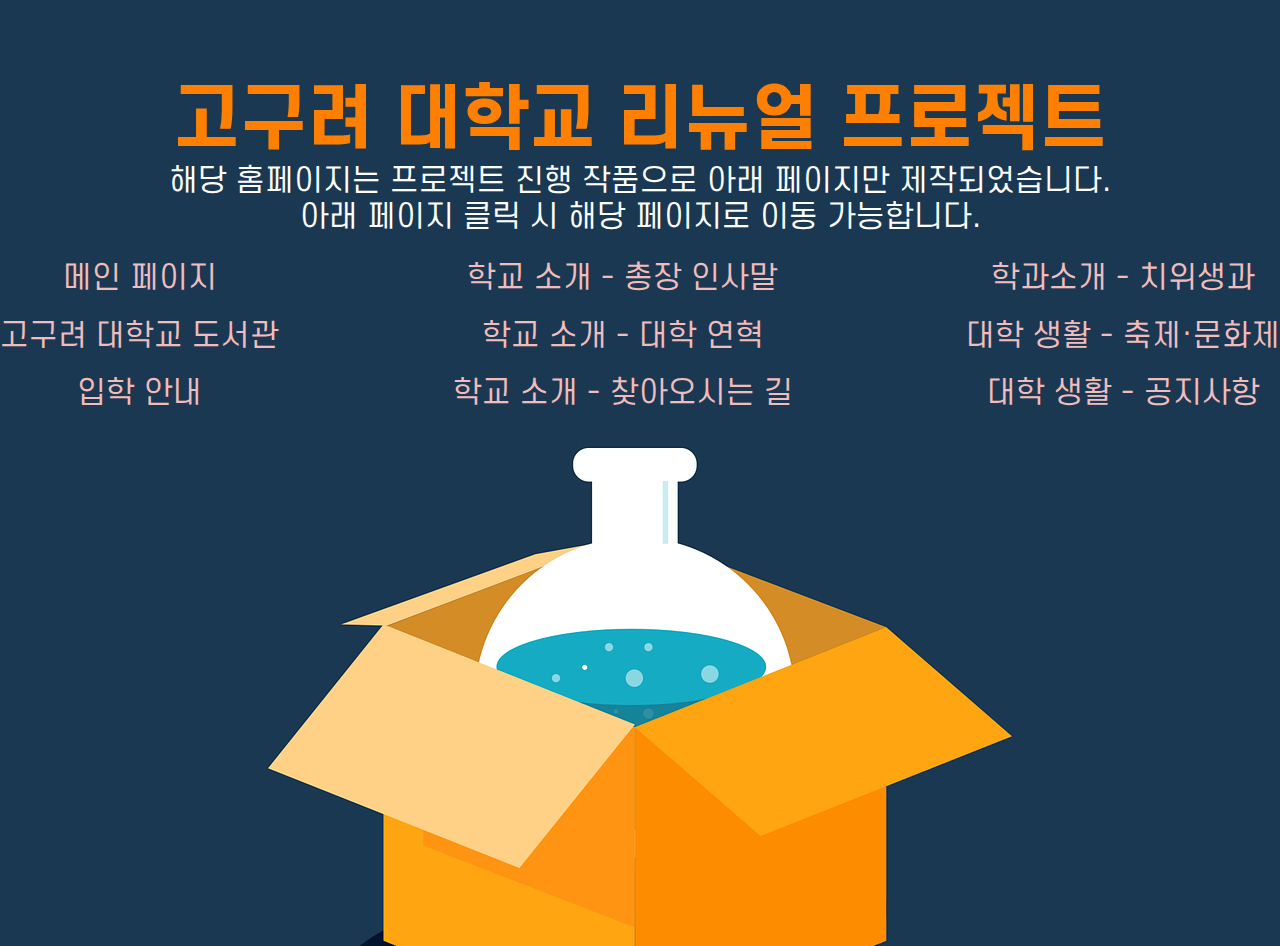
<file: fix.html>
<!DOCTYPE html>
<html lang="ko">

<head>
    <meta charset="UTF-8">
    <meta http-equiv="X-UA-Compatible" content="IE=edge">
    <meta name="viewport" content="width=device-width, initial-scale=1.0">
    <title>고구려 대학교 리뉴얼 프로젝트</title>
    <link rel="icon" href="images/01_common/kgr_logo.ico" type="image/x-icon">
    <link rel="stylesheet" href="css/common.css">
    <link rel="stylesheet" href="css/fix.css">
</head>

<body>
    <div id="fix">
        <h1>고구려 대학교 리뉴얼 프로젝트</h1>
        <p>해당 홈페이지는 프로젝트 진행 작품으로 아래 페이지만 제작되었습니다.<br>
        아래 페이지 클릭 시 해당 페이지로 이동 가능합니다.</p>
        <ul class="d_f">
            <li><a href="index.html">메인 페이지</a></li>
            <li><a href="campus/library.html">고구려 대학교 도서관</a></li>
            <li><a href="guide/matri.html">입학 안내</a></li>
            <li><a href="info/president.html">학교 소개 - 총장 인사말</a></li>
            <li><a href="info/history.html">학교 소개 - 대학 연혁</a></li>
            <li><a href="info/visit.html">학교 소개 - 찾아오시는 길</a></li>
            <li><a href="major/dental.html">학과소개 - 치위생과</a></li>
            <li><a href="campus/festival.html">대학 생활 - 축제·문화제</a></li>
            <li><a href="campus/notice.html">대학 생활 - 공지사항</a></li>
        </ul>
    </div>
</body>

</html>
</file>
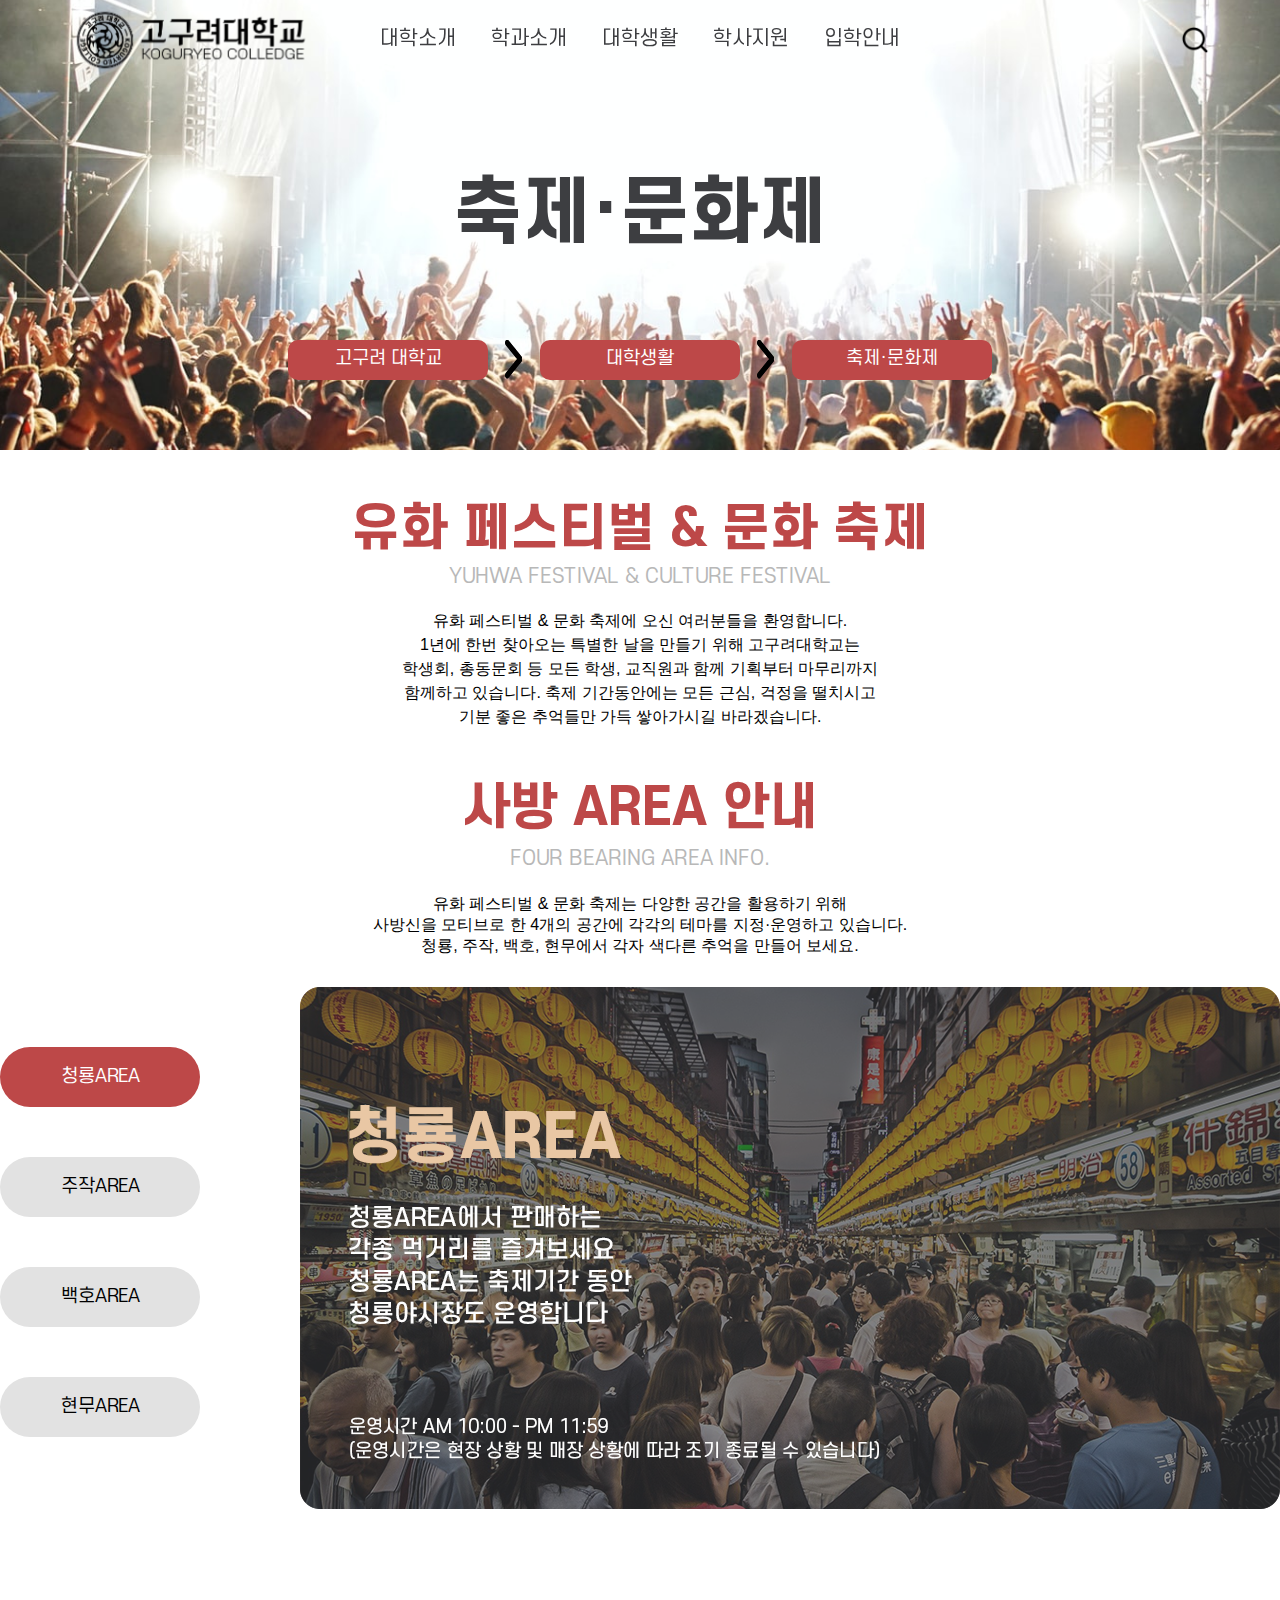
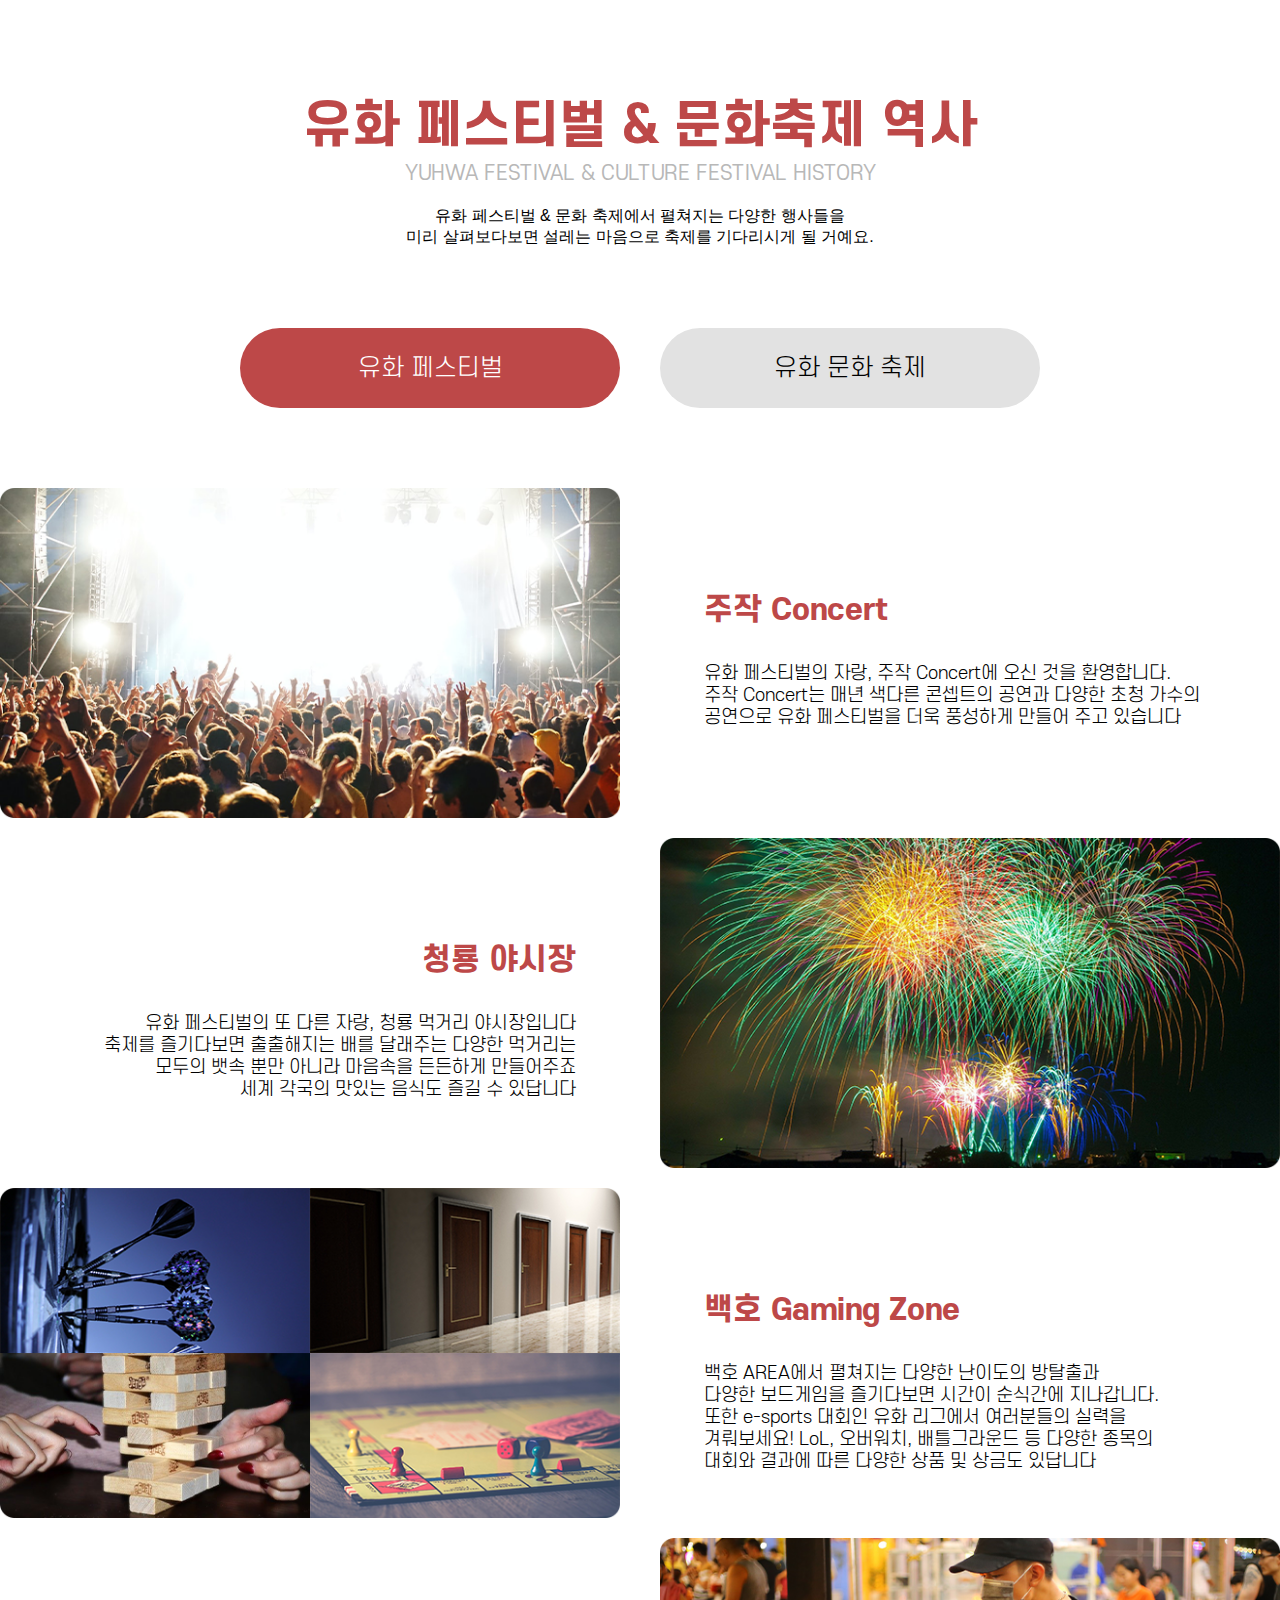
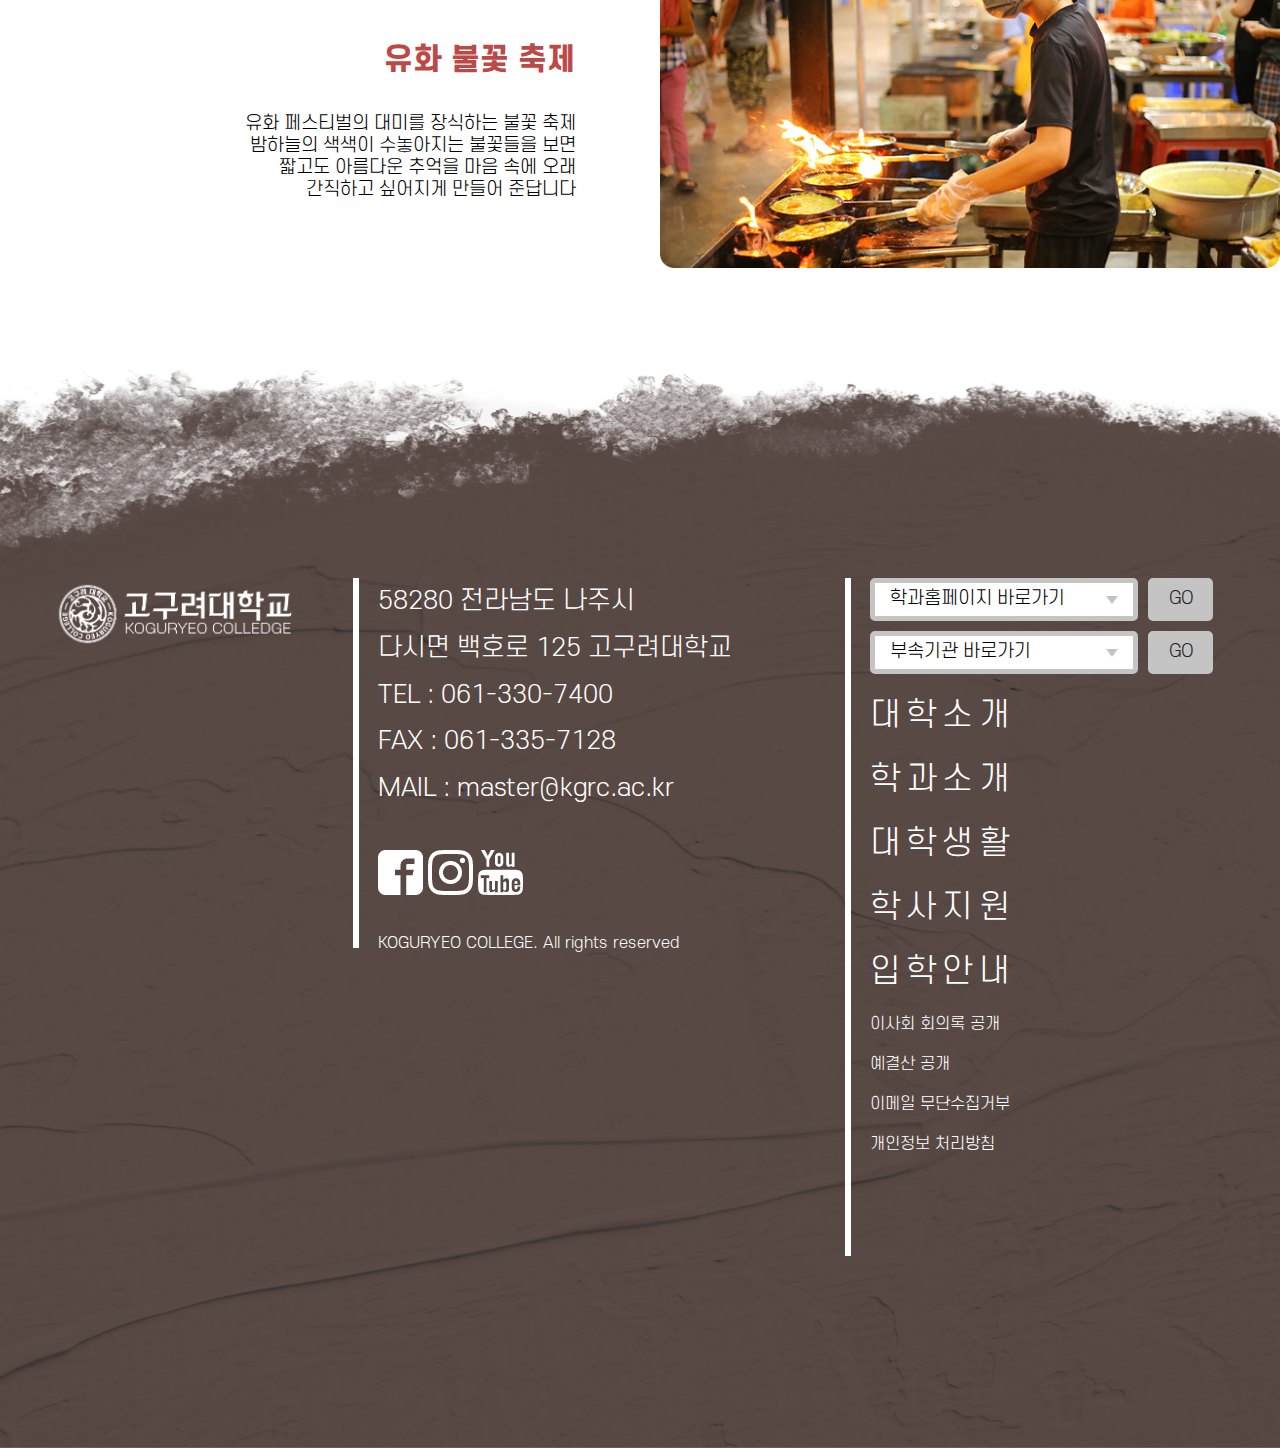
<file: campus/festival.html>
<!DOCTYPE html>
<!-- saved from url=(0040) -->
<html lang="ko">

<head>
    <meta http-equiv="Content-Type" content="text/html; charset=UTF-8">

    <meta http-equiv="X-UA-Compatible" content="IE=edge">
    <meta name="viewport" content="width=device-width, initial-scale=1.0">
    <title>축제·문화제｜대학생활</title>
    <link rel="icon" href="../images/01_common/kgr_logo.ico" type="image/x-icon">
    <link rel="stylesheet" href="../css/common.css">
    <link rel="stylesheet" href="../css/sub_common.css">
    <link rel="stylesheet" href="../css/festival.css">
    <script src="../js/jquery-1.12.4.min.js"></script>
    <script src="../js/common.js"></script>
    <script src="../js/tab.js"></script>
    <script src="../js/common_footer.js"></script>
</head>

<body>
    <div id="skip">
        <a href="#content">본문 바로가기</a>
    </div>
    <header id="header" class="dark">
        <h1 class="logo">
            <a href="../index.html">
                <span class="blind">고구려 대학교</span>
            </a>
        </h1>
        <div>
            <nav id="gnb">
                <h2 class="blind">주메뉴</h2>
                <ul>
                    <li><a href="">대학소개</a>
                        <ul>
                            <li><a href="../info/president.html">인사말</a></li>
                            <li><a href="../info/history.html">대학연혁</a></li>
                            <li><a href="../fix.html">대학비전</a></li>
                            <li><a href="../fix.html">학교상징</a></li>
                            <li><a href="../fix.html">연락처</a></li>
                            <li><a href="../info/visit.html">찾아오시는 길</a></li>
                        </ul>
                    </li>
                    <li><a href="">학과소개</a>
                        <ul>
                            <li><a href="../major/dental.html">치위생과</a></li>
                            <li><a href="../fix.html">곤충산업복지과</a></li>
                            <li><a href="../fix.html">미용관광복지과</a></li>
                            <li><a href="../fix.html">토목조경과</a></li>
                            <li><a href="../fix.html">에너지복지과</a></li>
                            <li><a href="../fix.html">유아교육과</a></li>
                        </ul>
                    </li>
                    <li><a href="">대학생활</a>
                        <ul>
                            <li><a href="../fix.html">학생지원</a></li>
                            <li><a href="festival.html">학교문화</a></li>
                            <li><a href="notice.html">알림/참여</a></li>
                        </ul>
                    </li>
                    <li><a href="">학사지원</a>
                        <ul>
                            <li><a href="../fix.html">학사일정</a></li>
                            <li><a href="../fix.html">장학제도</a></li>
                            <li><a href="../fix.html">학사 Q&amp;A</a></li>
                        </ul>
                    </li>
                    <li><a href="">입학안내</a>
                        <ul>
                            <li><a href="../fix.html">수시 및 정시</a></li>
                            <li><a href="../guide/matri.html" target="_blank" title="새 창 열림">입학 정보</a></li>
                        </ul>
                    </li>
                </ul>
            </nav>
        </div>
        <div class="search">
            <a href="../fix.html"></a>
        </div>
    </header>
    <section id="content">
        <div class="title_bg notice dark">
            <h2>축제·문화제</h2>
            <nav class="breadcrumb" aria-label="사이트 이동 경로">
                <ol class="d_f">
                    <li>
                        <a href="../index.html">고구려 대학교</a>
                    </li>
                    <li>대학생활</li>
                    <li aria-current="page">축제·문화제</li>
                </ol>
            </nav>
        </div>
        <div class="inner m80">
            <div id="cnt2">
                <h3 class="tit_top">유화 페스티벌 &amp; 문화 축제</h3>
                <p class="sub_tit" aria-hidden="true">YUHWA FESTIVAL &amp; CULTURE FESTIVAL</p>
                <p class="pb_50">유화 페스티벌 &amp; 문화 축제에 오신 여러분들을 환영합니다.<br>
                    1년에 한번 찾아오는 특별한 날을 만들기 위해 고구려대학교는<br>
                    학생회, 총동문회 등 모든 학생, 교직원과 함께 기획부터 마무리까지<br>
                    함께하고 있습니다. 축제 기간동안에는 모든 근심, 걱정을 떨치시고<br>
                    기분 좋은 추억들만 가득 쌓아가시길 바라겠습니다.</p>
            </div>
            <div id="cnt3">
                <h3 class="tit_top">사방 AREA 안내</h3>
                <p class="sub_tit" aria-hidden="true">FOUR BEARING AREA INFO.</p>
                <p class="pb_50">유화 페스티벌 &amp; 문화 축제는 다양한 공간을 활용하기 위해<br>
                    사방신을 모티브로 한 4개의 공간에 각각의 테마를 지정·운영하고 있습니다.<br>
                    청룡, 주작, 백호, 현무에서 각자 색다른 추억을 만들어 보세요.</p>
                <div class="area">
                    <div class="area_bg">
                    </div> 
                    <div id="areaTab">
                        <ul role="tablist" aria-label="areainfo">
                            <li role="tab" aria-controls="tabpanel1" id="tab1" class="tab first">청룡AREA</li>
                            <li role="tab" aria-controls="tabpanel2" id="tab2" class="tab">주작AREA</li>
                            <li role="tab" aria-controls="tabpanel3" id="tab3" class="tab">백호AREA</li>
                            <li role="tab" aria-controls="tabpanel4" id="tab4" class="tab last">현무AREA</li>
                        </ul>
                        <div role="tabpanel" aria-labelledby="tab1" id="tabpanel1" class="tabpanel">
                            <img src="../images/06_festival/AREA/area_bg_01_edit.png" alt="청룡AREA 청룡AREA에서 판매하는 각종 먹거리를 즐겨보세요. 청룡AREA는 축제기간 동안 청룡야시장도 운영합니다. 운영시간 오전 10시부터 오후11시 59분까지(운영시간은 현장 상황 및 매장 상황에 따라 조기 종료될 수 있습니다)">
                        </div>
                        <div role="tabpanel" aria-labelledby="tab2" id="tabpanel2" class="tabpanel">
                            <img src="../images/06_festival/AREA/area_bg_02_edit.png" alt="주작AREA 정열이 넘치는 주작과 함께 뜨거운 공연의 열기 속으로 몸을 던져 보세요 운영시간 오후 7시부터 오후 11시까지 (운영시간은 현장 및 공연팀, 가수에 따라 시간이 조정될 수 있습니다)">
                        </div>
                        <div role="tabpanel" aria-labelledby="tab3" id="tabpanel3" class="tabpanel">
                            <img src="../images/06_festival/AREA/area_bg_03_edit.png" alt="백호AREA 백호의 용맹함에 맞서 다양한 게임을 즐겨보세요 보드게임, 방탈출, e-Sports 등 다양한 게임이 준비되어 있답니다 운영시간 오전 10시부터 오후 11시까지 (운영시간은 현장 상황 및 매장 상황에 따라 조기 종료될 수 있습니다)">
                        </div>
                        <div role="tabpanel" aria-labelledby="tab4" id="tabpanel4" class="tabpanel">
                            <img src="../images/06_festival/AREA/area_bg_04_edit.png" alt="현무AREA 현무AREA에서 펼쳐지는 전세계의 문화축제를 즐겨보세요 현무와 함께 오대양 육대륙의 문화와 함께 다채롭고 색다른 추억을 만들어 보세요 운영시간 오전 10시부터 오후 8시까지(운영시간은 현장 상황에 따라 시간이 조정될 수 있습니다)">
                        </div>
                </div>
            </div>
            </div>
            <div id="cnt4">
                <h3 class="tit_top">유화 페스티벌 &amp; 문화축제 역사</h3>
                <p class="sub_tit" aria-hidden="true">YUHWA FESTIVAL &amp; CULTURE FESTIVAL HISTORY</p>
                <p class="pb_50">유화 페스티벌 &amp; 문화 축제에서 펼쳐지는 다양한 행사들을<br>
                    미리 살펴보다보면 설레는 마음으로 축제를 기다리시게 될 거예요.</p>
                <div id="festTab">
                    <ul role="tablist" aria-label="축제 톺아보기">
                        <li role="tab" aria-controls="tabpanel1_1" id="tab1_1" class="tab first">유화 페스티벌</li>
                        <li role="tab" aria-controls="tabpanel2_1" id="tab2_1" class="tab last">유화 문화 축제</li>
                    </ul>
                    <div role="tabpanel" aria-labelledby="tab1_1" id="tabpanel1_1" class="tabpanel">
                        <ul>
                            <li>
                                <img src="../images/06_festival/TAB/tab_fest_01.png" alt="" class="f_l">
                                <h4 class="a_l">주작 Concert</h4>
                                <p class="a_l">유화 페스티벌의 자랑, 주작 Concert에 오신 것을 환영합니다.<br>
                                    주작 Concert는 매년 색다른 콘셉트의 공연과 다양한 초청 가수의<br>
                                    공연으로 유화 페스티벌을 더욱 풍성하게 만들어 주고 있습니다</p>
                            </li>
                            <li>
                                <img src="../images/06_festival/TAB/tab_fest_02.png" alt="" class="f_r">
                                <h4 class="a_r">청룡 야시장</h4>
                                <p class="a_r f_r">유화 페스티벌의 또 다른 자랑, 청룡 먹거리 야시장입니다<br>
                                    축제를 즐기다보면 출출해지는 배를 달래주는 다양한 먹거리는 <br>
                                    모두의 뱃속 뿐만 아니라 마음속을 든든하게 만들어주죠<br>
                                    세계 각국의 맛있는 음식도 즐길 수 있답니다</p>
                            </li>
                            <li>
                                <img src="../images/06_festival/TAB/tab_fest_03.png" alt="" class="f_l">
                                <h4 class="a_l">백호 Gaming Zone</h4>
                                <p class="a_l">백호 AREA에서 펼쳐지는 다양한 난이도의 방탈출과<br>
                                    다양한 보드게임을 즐기다보면 시간이 순식간에 지나갑니다.<br>
                                    또한 e-sports 대회인 유화 리그에서 여러분들의 실력을<br>
                                    겨뤄보세요! LoL, 오버워치, 배틀그라운드 등 다양한 종목의<br>
                                    대회와 결과에 따른 다양한 상품 및 상금도 있답니다</p>
                            </li>
                            <li>
                                <img src="../images/06_festival/TAB/tab_fest_04.png" alt="" class="f_r">
                                <h4 class="a_r">유화 불꽃 축제</h4>
                                <p class="a_r f_r">유화 페스티벌의 대미를 장식하는 불꽃 축제<br>
                                    밤하늘의 색색이 수놓아지는 불꽃들을 보면<br>
                                    짧고도 아름다운 추억을 마음 속에 오래<br>
                                    간직하고 싶어지게 만들어 준답니다</p>
                            </li>
                        </ul>
                    </div>
                    <div role="tabpanel" aria-labelledby="tab2_1" id="tabpanel2_1" class="tabpanel">
                        <ul>
                            <li>
                                <img src="../images/06_festival/TAB/tab_cul_01.png" alt="" class="f_r">
                                <h4 class="a_r">문화 공연</h4>
                                <p class="a_r">한국의 대표 전통 춤인 부채춤과 함께 시작하는<br>
                                    유화 문화축제의 공연을 즐겨보세요<br>
                                    어느새 공연과 하나된 여러분들의 모습마저<br>
                                    특별하게 보이는 공연이랍니다</p>
                            </li>
                            <li>
                                <img src="../images/06_festival/TAB/tab_cul_02.png" alt="" class="f_l">
                                <h4 class="a_l">조형물 전시회</h4>
                                <p class="a_l">다양한 국가의 조형물을 볼 수 있는<br>
                                    조형물 전시회를 놓치지 마세요<br>
                                    화려한 조형물에 시선을 빼앗기며<br>
                                    모든 순간을 간직하고 싶어질 거에요</p>
                            </li>
                            <li>
                                <img src="../images/06_festival/TAB/tab_cul_03.png" alt="" class="f_r">
                                <h4 class="a_r">빛과 음악의 거리</h4>
                                <p class="a_r">화려한 조명이 여러분을 감싸주는<br>
                                    빛과 음악의 거리를 걸어보세요. 세계 각국의 조명과<br>
                                    다양한 음악이 어우러진 거리를 걷다보면<br>
                                    없던 낭만도 생길 것만 같답니다</p>
                            </li>
                            <li>
                                <img src="../images/06_festival/TAB/tab_cul_04.png" alt="" class="f_l">
                                <h4 class="a_l">국제 문화·언어 교류</h4>
                                <p class="a_l">다양한 국가의 문화를 만나는 문화축제인 만큼<br>
                                다양한 사람들과 각 나라의 문화와 언어를 교류할 수 있는 기회도<br>
                                있습니다. 우리나라의 전통 문화, 새로운 문화도 세계에 알리며,<br>
                                세계 여러 나라의 다양성을 함께 배울 수 있는 기회를 놓치지 마세요</p>
                            </li>
                        </ul>
                    </div>
                </div>
            </div>
        </div>
    </section>
    <footer id="footer" class="p_r">
        <div class="wrap">
          <div id="block1" class="f_l">
            <a href="../index.html"><img src="../images/01_common/kgr_logo_long_white.png" alt="고구려 대학교"></a>
          </div>
          <div id="block2" class="f_block f_l">
              <p>58280 전라남도 나주시<br>
              다시면 백호로 125 고구려대학교<br>
              TEL : 061-330-7400<br>
              FAX : 061-335-7128<br>
              MAIL : master@kgrc.ac.kr</p>
            <div class="icons">
              <a href="http://www.facebook.com/" title="페이스북"><img src="../images/01_common/icon_facebook.png" alt="페이스북"></a>
              <a href="http://www.instagram.com/" title="인스타그램"><img src="../images/01_common/icon_instagram.png" alt="인스타그램"></a>
              <a href="http://www.youtube.com/" title="유튜브"><img src="../images/01_common/icon_youtube.png" alt="유튜브"></a>
            </div>
            <p>KOGURYEO COLLEGE. All rights reserved</p>
          </div>
          <div id="block3" class="f_block f_l">
            <div class="family d_f p_r">
              <a href="" class="btn_fopen p_r" role="button">학과홈페이지 바로가기</a>
              <ul>
                <li><a href="../major/dental.html">치위생과</a></li>
                <li><a href="../fix.html">곤충산업복지과</a></li>
                <li><a href="../fix.html">미용관광복지과</a></li>
                <li><a href="../fix.html">토목조경과</a></li>
                <li><a href="../fix.html">에너지복지과</a></li>
                <li><a href="../fix.html">유아교육과</a></li>
              </ul>
              <a href="" class="btn_go">GO</a>
            </div>
            <div class="family d_f p_r">
              <a href="" class="btn_fopen p_r" role="button">부속기관 바로가기</a>
              <ul>
                <li><a href="../campus/library.html">도서관</a></li>
                <li><a href="../fix.html">정보전산원</a></li>
                <li><a href="../fix.html">생활관</a></li>
                <li><a href="../fix.html">어학원</a></li>
                <li><a href="../fix.html">평생교육원</a></li>
              </ul>
              <a href="" class="btn_go">GO</a>
            </div>
            <ul class="f_navitem1">
              <li><a href="../info/president.html">대학소개</a></li>
              <li><a href="../major/dental.html">학과소개</a></li>
              <li><a href="../campus/notice.html">대학생활</a></li>
              <li><a href="../fix.html">학사지원</a></li>
              <li><a href="../guide/matri.html">입학안내</a></li>
            </ul>
            <ul class="f_navitem2">
              <li>이사회 회의록 공개</li>
              <li>예결산 공개</li>
              <li>이메일 무단수집거부</li>
              <li>개인정보 처리방침</li>
            </ul>
          </div>
        </div>
      </footer>
</body>

</html>
</file>
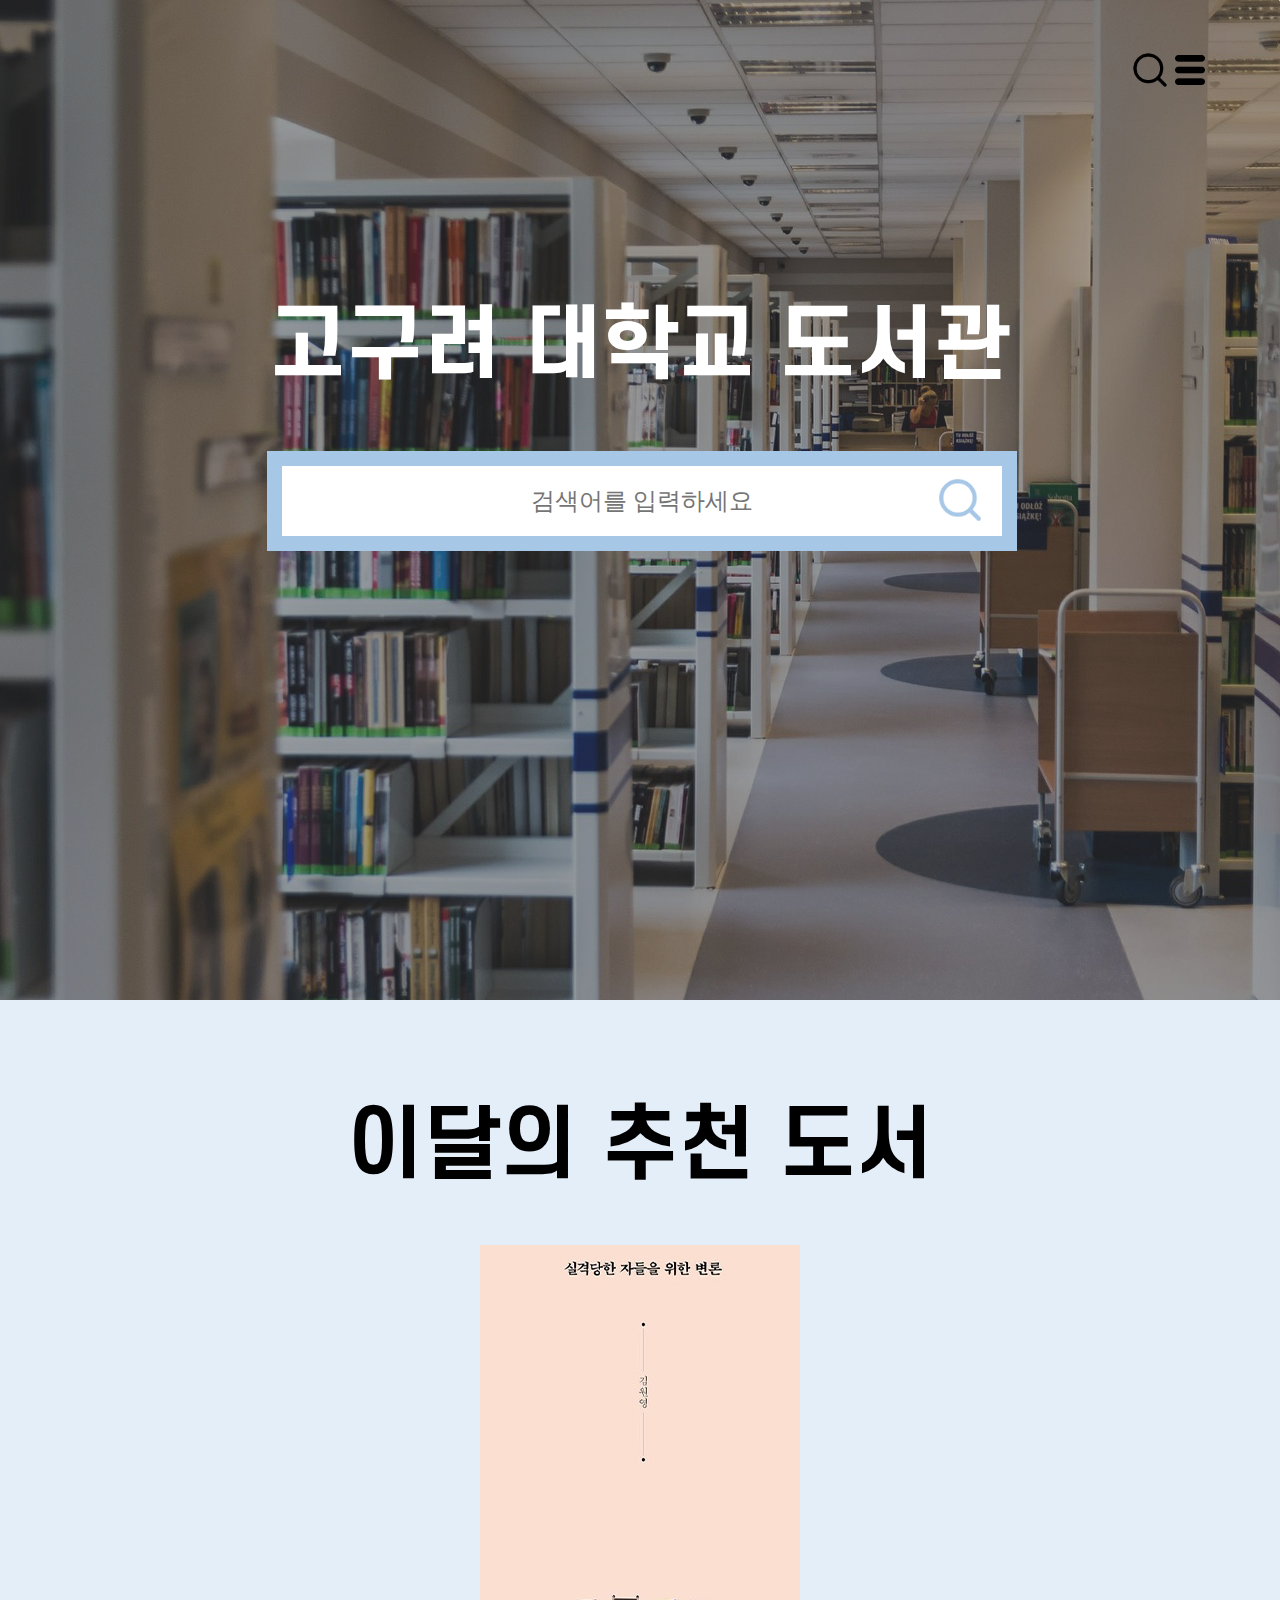
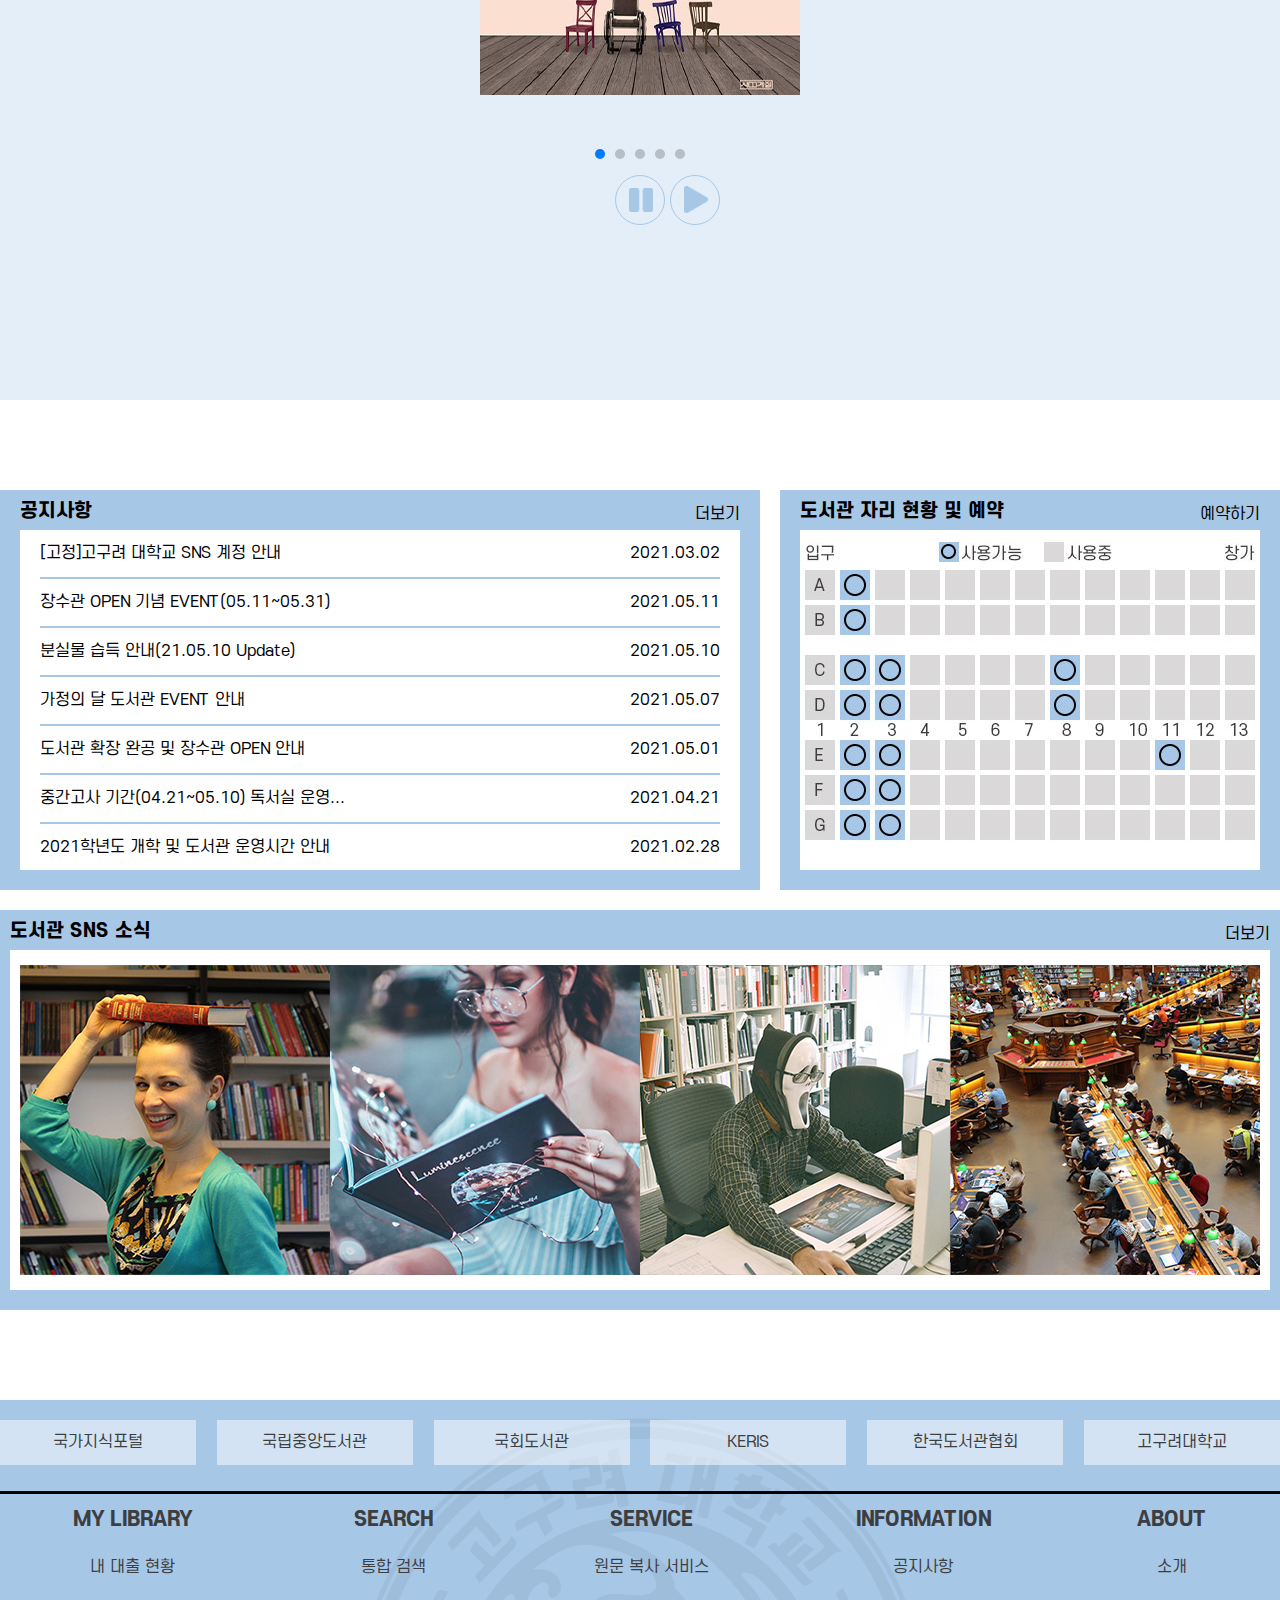
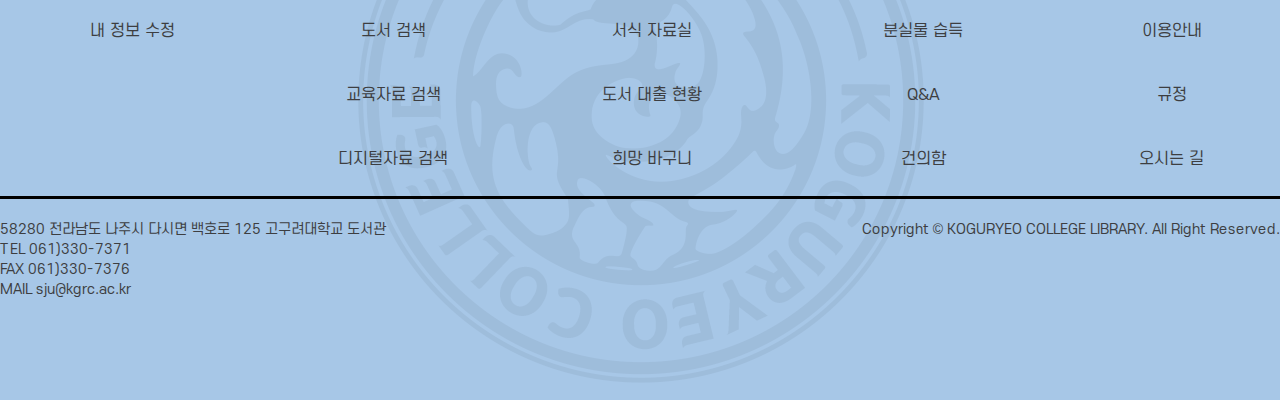
<file: campus/library.html>
<!DOCTYPE html>
<html lang="ko">

<head>
  <meta charset="UTF-8">
  <meta http-equiv="X-UA-Compatible" content="IE=edge">
  <meta name="viewport" content="width=device-width, initial-scale=1.0">
  <title>고구려 대학교 도서관</title>
  <link rel="icon" href="images/01_common/kgr_logo.ico" type="image/x-icon">
  <link rel="stylesheet" href="../css/common.css">
  <link rel="stylesheet" href="../css/swiper-bundle.css">
  <link rel="stylesheet" href="../css/library.css">
  <script src="../js/jquery-1.12.4.min.js"></script>
  <script src="../js/library_common.js"></script>
  <script src="../js/swiper-bundle.min.js"></script>
  <script src="../js/gsap.min.js"></script>
  <script>
    $(document).ready(function () {

      // swiper 스크립트를 호출해서 사용하기
      const swiper1 = new Swiper('#cnt1 .swiper-container', {
        loop: true, // => 자동실행이면 무한 반복이 된다
        centeredSlides: true,
        pagination: {
          el: ".swiper-pagination",
          clickable: true,
        },
        breakpoints: {
          // when window width is >= 1920px
          1920: {
            slidesPerView: 5,
            // spaceBetween: 20
          },
          // when window width is >= 1330px
          1330: {
            slidesPerView: 3,
            spaceBetween: 30
          }
        },
        // Navigation arrows
        navigation: {
          nextEl: '.swiper-button-next',
          prevEl: '.swiper-button-prev',
        },

        autoplay: {
          delay: 2000, //1초=1000
          disableOnInteraction: false, //스와이프 후에 자동실행 비활성화를 차단(자동실행 유지)
        },
      });

      //정지와 재생 스크립트 추가
      $('#cnt1 .btn_stop').on('click', function () {
        $(this).hide().siblings('button').show();
        swiper1.autoplay.stop();
      });
      $('#cnt1 .btn_play').on('click', function () {
        $(this).hide().siblings('button').show();
        swiper1.autoplay.start();
      });

      $('#cnt1 .swiper-slide a').on('click', function () {
        var tgIdx = $(this).parent().data('swiper-slide-index');

        $('#cnt1 .btn_stop').trigger('click'); //슬라이더 중 하나를 클릭하면 자동실행 멈추기
        $('#cnt1 .swiper-pagination span').eq(tgIdx).click();

        // loop 하지 않는 경우
        // var tgNum = $(this).parent().index();
        // $('#cnt1 .swiper-pagination span').eq(tgNum).click();  
        return false;
      });
    });
  </script>
</head>

<body>
  <div id="skip">
    <a href="#content">본문 바로가기</a>
  </div>
  <header id="header">
    <h1><a href="#">고구려 대학교 도서관</a></h1>
    <div class="sch_box p_r">
      <label for="search"></label>
      <input type="text" id="search" placeholder="검색어를 입력하세요">
      <a href="../fix.html">
        <span class="blind">검색</span>
      </a>
    </div>
    <div class="util d_f">
      <a href="../fix.html" class="btn_my">
        <span class="blind">My Library</span>
      </a>
      <a href="" class="btn_all">
        <span class="blind">전체메뉴 열기</span>
      </a>
      <nav id="gnb">
        <h2 class="blind">주메뉴</h2>
        <ul class="d_f">
          <li>
            <a href="../fix.html">MY LIBRARY</a>
            <ul>
              <li><a href="../fix.html">내 대출 현황</a></li>
              <li><a href="../fix.html">내 정보 수정</a></li>
            </ul>
          </li>
          <li>
            <a href="../fix.html">SEARCH</a>
            <ul>
              <li><a href="../fix.html">통합 검색</a></li>
              <li><a href="../fix.html">도서 검색</a></li>
              <li><a href="../fix.html">교육자료 검색</a></li>
              <li><a href="../fix.html">디지털자료 검색</a></li>
            </ul>
          </li>
          <li>
            <a href="../fix.html">SERVICE</a>
            <ul>
              <li><a href="../fix.html">원문 복사 서비스</a></li>
              <li><a href="../fix.html">서식 자료실</a></li>
              <li><a href="../fix.html">도서 대출 현황</a></li>
              <li><a href="../fix.html">희망 바구니</a></li>
            </ul>
          </li>
          <li>
            <a href="../fix.html">INFORMATION</a>
            <ul>
              <li><a href="../fix.html">공지사항</a></li>
              <li><a href="../fix.html">분실물 습득</a></li>
              <li><a href="../fix.html">Q&amp;A</a></li>
              <li><a href="../fix.html">건의함</a></li>
            </ul>
          </li>
          <li>
            <a href="../fix.html">ABOUT</a>
            <ul>
              <li><a href="../fix.html">소개</a></li>
              <li><a href="../fix.html">이용안내</a></li>
              <li><a href="../fix.html">규정</a></li>
              <li><a href="../fix.html">오시는 길</a></li>
            </ul>
          </li>
        </ul>
      </nav>
      <div class="gnb_bg"></div>
    </div>

  </header>
  <section id="content">
    <div id="cnt1">
      <h2>이달의 추천 도서</h2>
      <div class="swiper-container">
        <div class="swiper-wrapper">
          <div class="swiper-slide">
            <a href="../fix.html"><img src="../images/07_library/bookcover/cover01.jpg" alt=""></a>
          </div>
          <div class="swiper-slide">
            <a href="../fix.html"><img src="../images/07_library/bookcover/cover02.jpg" alt=""></a>
          </div>
          <div class="swiper-slide">
            <a href="../fix.html"><img src="../images/07_library/bookcover/cover03.jpg" alt=""></a>
          </div>
          <div class="swiper-slide">
            <a href="../fix.html"><img src="../images/07_library/bookcover/cover04.jpg" alt=""></a>
          </div>
          <div class="swiper-slide">
            <a href="../fix.html"><img src="../images/07_library/bookcover/cover05.jpg" alt=""></a>
          </div>
        </div>

        <!-- 제어버튼 스타일 넣어주세요 -->
        <div class="controller">
          <div class="swiper-pagination"></div>

          <div class="play_stop">
            <button class="btn_stop" type="button">
              <span class="blind">일시정지</span>
            </button>
            <button class="btn_play" type="button">
              <span class="blind">자동실행</span>
            </button>
          </div>
        </div>
      </div>
    </div> <!-- cnt1 -->

    <div id="cnt2">
      <div class="d_f">
        <div class="zone1 h400 p_r">
          <h3 class="p_a">공지사항</h3>
          <div class="sub_bg1 h340 p_a">
            <ul>
              <li class="p_r"><a href="../fix.html" class="d_f p_r"><span>[고정]고구려 대학교 SNS 계정 안내</span> <span>2021.03.02</span></a>
              </li>
              <li><a href="../fix.html" class="d_f p_r"><span>장수관 OPEN 기념 EVENT(05.11~05.31)</span> <span>2021.05.11</span></a>
              </li>
              <li><a href="../fix.html" class="d_f p_r"><span>분실물 습득 안내(21.05.10 Update)</span> <span>2021.05.10</span></a></li>
              <li><a href="../fix.html" class="d_f p_r"><span>가정의 달 도서관 EVENT 안내</span> <span>2021.05.07</span></a></li>
              <li><a href="../fix.html" class="d_f p_r"><span>도서관 확장 완공 및 장수관 OPEN 안내</span> <span>2021.05.01</span></a></li>
              <li><a href="../fix.html" class="d_f p_r"><span>중간고사 기간(04.21~05.10) 독서실 운영...</span> <span>2021.04.21</span></a>
              </li>
              <li><a href="../fix.html" class="d_f p_r"><span>2021학년도 개학 및 도서관 운영시간 안내</span> <span>2021.02.28</span></a></li>
            </ul>
          </div>
          <a href="../fix.html" class="p_a" >더보기</a>
        </div>
        <div class="zone2 h400 p_r">
          <h3 class="p_a">도서관 자리 현황 및 예약</h3>
          <div class="sub_bg2 h340  p_a">
            <a href=""><img src="../images/07_library/background/seat.jpg" alt="91석 중 15석 사용 가능하며 A2, B2, C2, C3, C8, D2, D3, D8, E2, E3, E11, F2, F3, G2, G3번 좌석 사용 가능"></a>
          </div>
          <a href="../fix.html" class="p_a">예약하기</a>
        </div>
      </div>
      <div class="zone3 h400 p_r">
        <h3 class="p_a">도서관 SNS 소식</h3>
        <div class="sub_bg3 h340  p_a">
          <ul class="sns d_f">
            <li>
              <a href="https://www.facebook.com/">
                <p>
                  #슬기로운_독서생활 #고구려대도서관
                  #주몽관 #독서이벤트 #이달의독서왕
                </p>
              </a>

            </li>
            <li>
              <a href="https://instagram.com/">
                <p>
                  #독서 #갬성 #고구려대학교
                  #고구려대_도서관 #장수관
                  #독서이벤트 #많이오세요
                </p>
              </a>

            </li>
            <li>
              <a href="https://www.twitter.com/">
                <p>
                  도서관 열람실 빌런 등장!!
                  #고구려대 #도서관 #빌런
                </p>
              </a>

            </li>
            <li>
              <a href="https://www.youtube.com/">
                <p>
                  #고구려대학교도서관 #장수관
                  #마참내 #오픈 #오픈이벤트중
                </p>
              </a>

            </li>
          </ul>
        </div>
        <a href="../fix.html" class="p_a">더보기</a>
      </div>
    </div>
  </section>
  <footer id="footer">
    <div class="btn">
      <ul class="d_f">
        <li>
          <a href="http://www.ipacademy.net/servlet/MainController?sd=PS&ms=1" target="_blank"
            title="새 창 열림">국가지식포털</a>
        </li>
        <li>
          <a href="https://www.nl.go.kr/" target="_blank" title="새 창 열림">국립중앙도서관</a>
        </li>
        <li>
          <a href="https://www.nanet.go.kr" target="_blank" title="새 창 열림">국회도서관</a>
        </li>
        <li>
          <a href="https://www.keris.or.kr" target="_blank" title="새 창 열림">KERIS</a>
        </li>
        <li>
          <a href="http://www.kla.kr/jsp/main.do" target="_blank" title="새 창 열림">한국도서관협회</a>
        </li>
        <li>
          <a href="../index.html" target="_blank" title="새 창 열림">고구려대학교</a>
        </li>
      </ul>
    </div>
    <div class="site_map d_f">
      <h3 class="blind">사이트맵</h3>
      <ul>
        <li>
          <h4>MY LIBRARY</h4>
        </li>
        <li>
          <ul>
            <li><a href="../fix.html">내 대출 현황</a></li>
            <li><a href="../fix.html">내 정보 수정</a></li>
          </ul>
        </li>
      </ul>
      <ul>
        <li>
          <h4>SEARCH</h4>
        </li>
        <li>
          <ul>
            <li><a href="../fix.html">통합 검색</a></li>
            <li><a href="../fix.html">도서 검색</a></li>
            <li><a href="../fix.html">교육자료 검색</a></li>
            <li><a href="../fix.html">디지털자료 검색</a></li>
          </ul>
        </li>
      </ul>
      <ul>
        <li>
          <h4>SERVICE</h4>
        </li>
        <li>
          <ul>
            <li><a href="../fix.html">원문 복사 서비스</a></li>
            <li><a href="../fix.html">서식 자료실</a></li>
            <li><a href="../fix.html">도서 대출 현황</a></li>
            <li><a href="../fix.html">희망 바구니</a></li>
          </ul>
        </li>
      </ul>
      <ul>
        <li>
          <h4>INFORMATION</h4>
        </li>
        <li>
          <ul>
            <li><a href="../fix.html">공지사항</a></li>
            <li><a href="../fix.html">분실물 습득</a></li>
            <li><a href="../fix.html">Q&amp;A</a></li>
            <li><a href="../fix.html">건의함</a></li>
          </ul>
        </li>
      </ul>
      <ul>
        <li>
          <h4>ABOUT</h4>
        </li>
        <li>
          <ul>
            <li><a href="../fix.html">소개</a></li>
            <li><a href="../fix.html">이용안내</a></li>
            <li><a href="../fix.html">규정</a></li>
            <li><a href="../fix.html">오시는 길</a></li>
          </ul>
        </li>
      </ul>
    </div>
    <div class="address p_r">
      <address>58280 전라남도 나주시 다시면 백호로 125 고구려대학교 도서관</address>
      <p>TEL 061)330-7371</p>
      <p>FAX 061)330-7376</p>
      <p>MAIL sju@kgrc.ac.kr</p>
      <p>Copyright &copy; KOGURYEO COLLEGE LIBRARY. All Right Reserved.</p>
    </div>
  </footer>
</body>

</html>
</file>
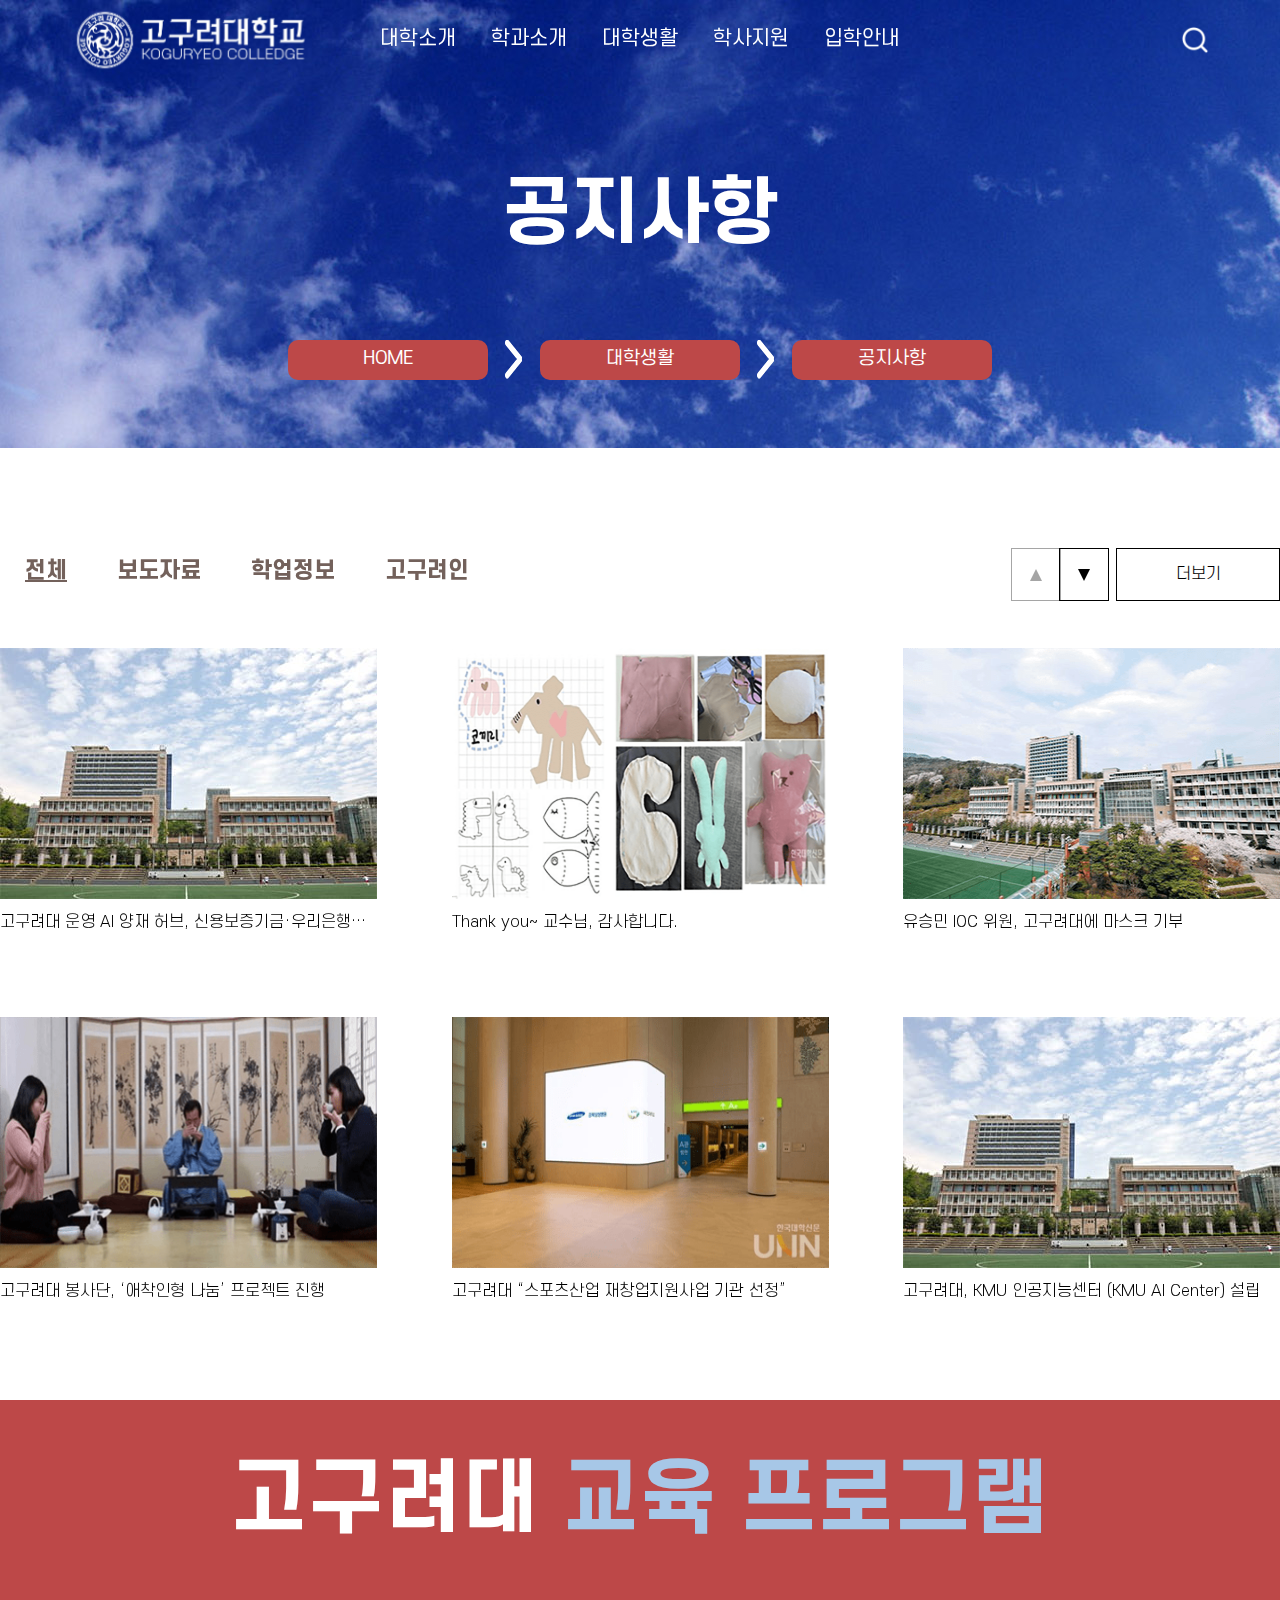
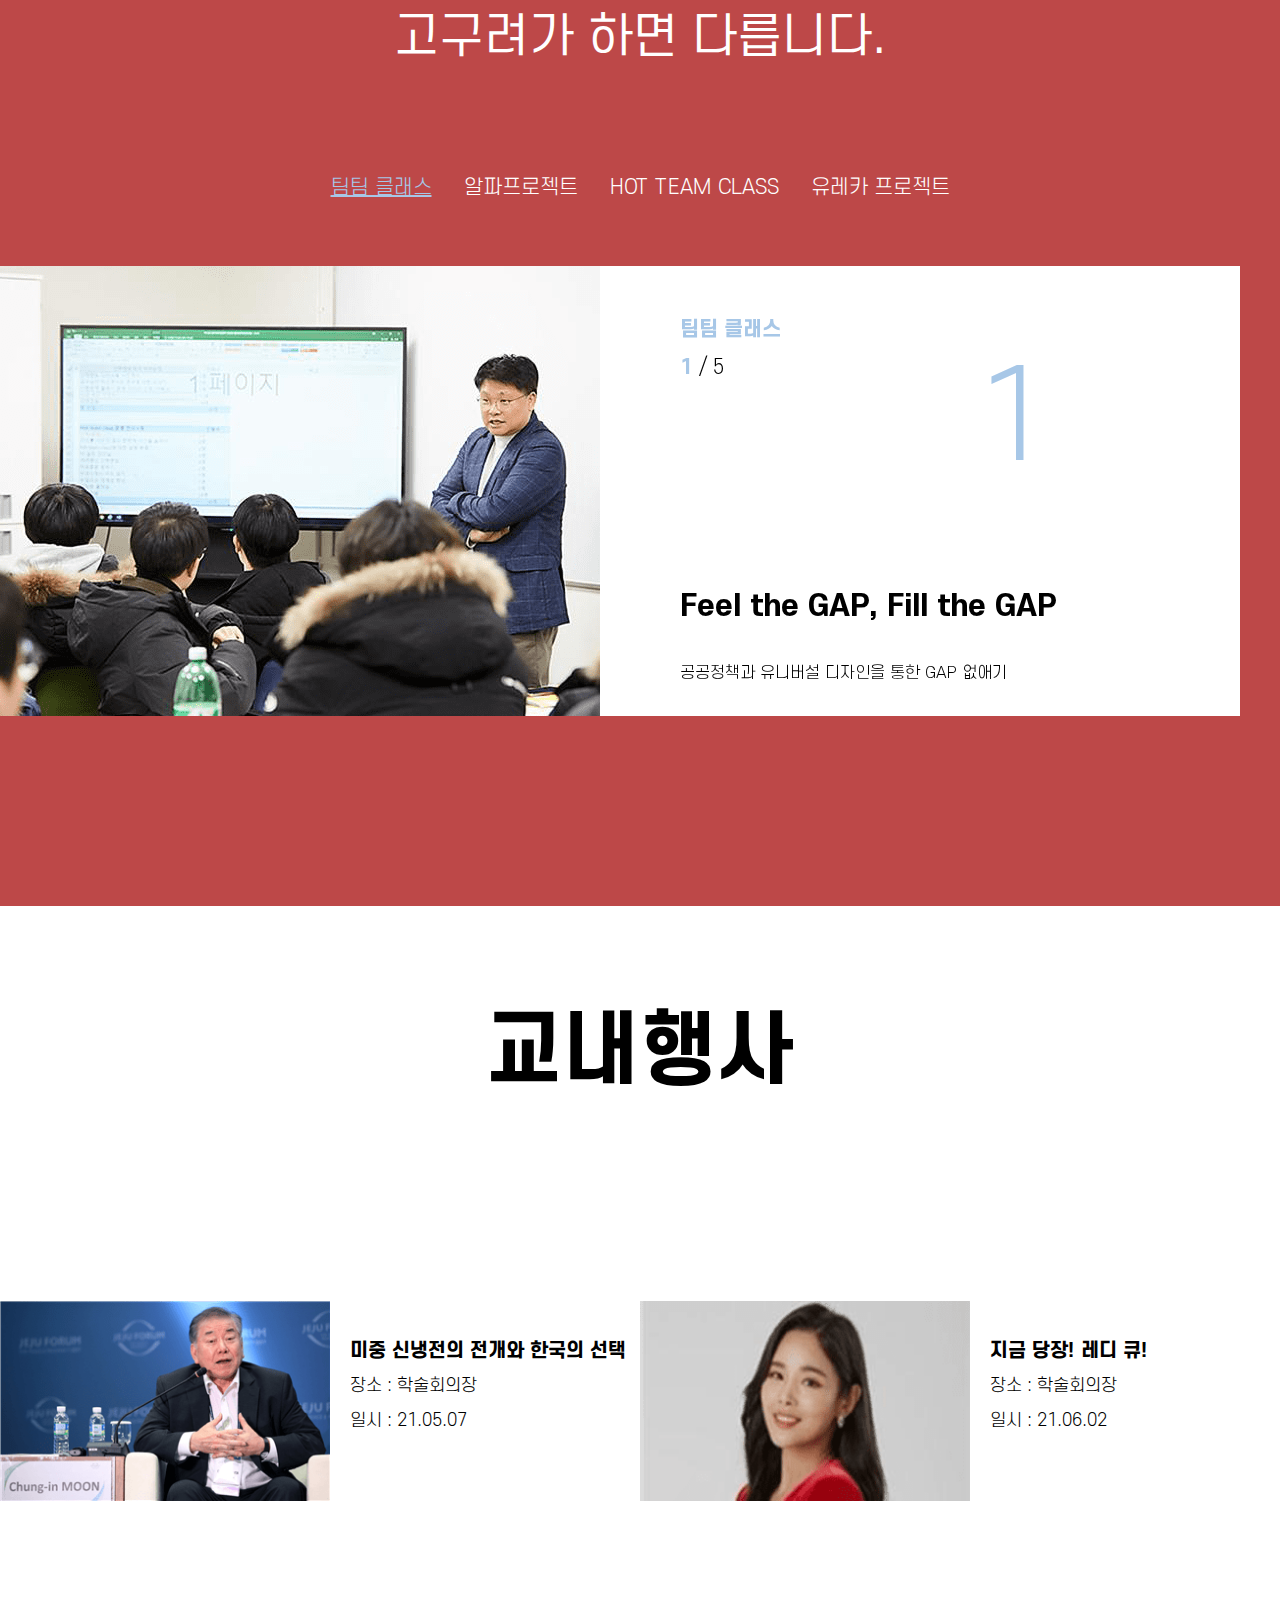
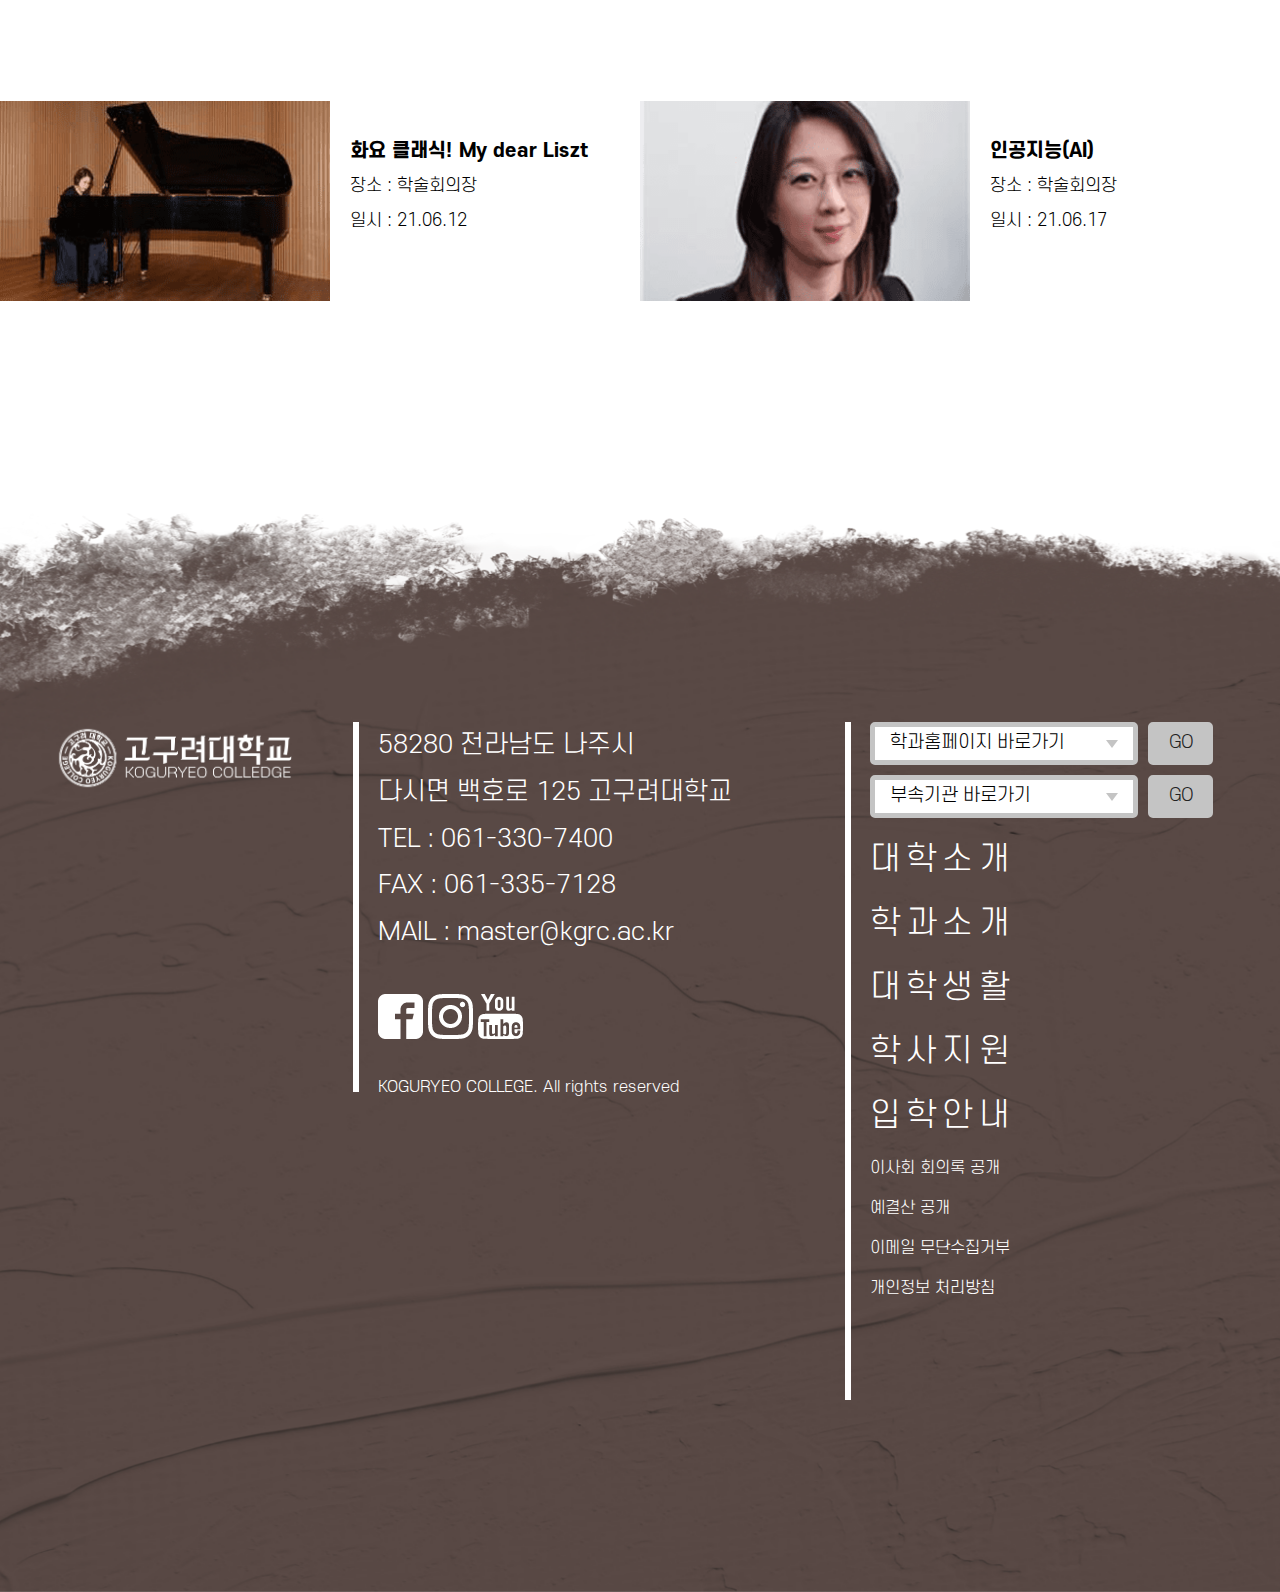
<file: campus/notice.html>
<!DOCTYPE html>
<html lang="ko">

<head>
    <meta charset="UTF-8">
    <meta http-equiv="X-UA-Compatible" content="IE=edge">
    <meta name="viewport" content="width=device-width, initial-scale=1.0">
    <title>공지사항｜대학생활</title>
    <link rel="icon" href="../images/01_common/kgr_logo.ico" type="image/x-icon">
    <link rel="stylesheet" href="../css/common.css">
    <link rel="stylesheet" href="../css/s_core_all.css">
    <link rel="stylesheet" href="../css/sub_common.css">
    <link rel="stylesheet" href="../css/swiper-bundle.css">
    <link rel="stylesheet" href="../css/sub_mc.css">
    <script src="../js/jquery-1.12.4.min.js"></script>
    <script src="../js/common.js"></script>
    <script src="../js/swiper-bundle.min.js"></script>
    <script src="../js/tab.js"></script>
    <script>
        $(document).ready(function () {
            const swiper11 = new Swiper('#tabpanel11 .swiper-container', {
                // Optional parameters
                direction: 'vertical',

                // Navigation arrows
                navigation: {
                    nextEl: '.swiper-button-next',
                    prevEl: '.swiper-button-prev',
                },
            });
            const swiper12 = new Swiper('#tabpanel12 .swiper-container', {
                // Optional parameters
                direction: 'vertical',

                // Navigation arrows
                navigation: {
                    nextEl: '.swiper-button-next',
                    prevEl: '.swiper-button-prev',
                },
            });
            const swiper13 = new Swiper('#tabpanel13 .swiper-container', {
                // Optional parameters
                direction: 'vertical',

                // Navigation arrows
                navigation: {
                    nextEl: '.swiper-button-next',
                    prevEl: '.swiper-button-prev',
                },
            });
            const swiper14 = new Swiper('#tabpanel14 .swiper-container', {
                // Optional parameters
                direction: 'vertical',

                // Navigation arrows
                navigation: {
                    nextEl: '.swiper-button-next',
                    prevEl: '.swiper-button-prev',
                },
            });
            const swiper21 = new Swiper('#tabpanel21 .swiper-container', {

                // If we need pagination
                pagination: {
                    el: '.swiper-pagination',
                    type: 'fraction',
                },

                // Navigation arrows
                navigation: {
                    nextEl: '.swiper-button-next',
                    prevEl: '.swiper-button-prev',
                },

            });
        });
    </script>
</head>

<body>
    <div id="skip">
        <a href="#content">본문 바로가기</a>
    </div>

    <header id="header" class="white">
        <h1 class="logo"><a href="../index.html">
                <span class="blind">고구려대학교</span>
            </a></h1>
            <div>
                <nav id="gnb">
                    <h2 class="blind">주메뉴</h2>
                    <ul>
                        <li><a href="../fix.html">대학소개</a>
                            <ul>
                                <li><a href="../info/president.html">인사말</a></li>
                                <li><a href="../info/history.html">대학연혁</a></li>
                                <li><a href="../fix.html">대학비전</a></li>
                                <li><a href="../fix.html">학교상징</a></li>
                                <li><a href="../fix.html">연락처</a></li>
                                <li><a href="../info/visit.html">찾아오시는 길</a></li>
                            </ul>
                        </li>
                        <li><a href="../fix.html">학과소개</a>
                            <ul>
                                <li><a href="../major/dental.html">치위생과</a></li>
                                <li><a href="../fix.html">곤충산업복지과</a></li>
                                <li><a href="../fix.html">미용관광복지과</a></li>
                                <li><a href="../fix.html">토목조경과</a></li>
                                <li><a href="../fix.html">에너지복지과</a></li>
                                <li><a href="../fix.html">유아교육과</a></li>
                            </ul>
                        </li>
                        <li><a href="../fix.html">대학생활</a>
                            <ul>
                                <li><a href="../fix.html">학생지원</a></li>
                                <li><a href="festival.html">학교문화</a></li>
                                <li><a href="notice.html">알림/참여</a></li>
                            </ul>
                        </li>
                        <li><a href="../fix.html">학사지원</a>
                            <ul>
                                <li><a href="../fix.html">학사일정</a></li>
                                <li><a href="../fix.html">장학제도</a></li>
                                <li><a href="../fix.html">학사 Q&amp;A</a></li>
                            </ul>
                        </li>
                        <li><a href="../fix.html">입학안내</a>
                            <ul>
                                <li><a href="../fix.html">수시 및 정시</a></li>
                                <li><a href="../guide/matri.html" target="_blank" title="새 창 열림">입학 정보</a></li>
                            </ul>
                        </li>
                    </ul>
                </nav>
            </div>
        <div class="search">
            <a href="../fix.html"></a>
        </div>
    </header>

    <section id="content">
        <div class="title_bg notice white">
            <h2>공지사항</h2>
            <nav class="breadcrumb" aria-label="사이트 이동 경로">
                <ol class="d_f">
                    <li>
                        <a href="../index.html">HOME</a>
                    </li>
                    <li>대학생활</li>
                    <li aria-current="page">공지사항</li>
                </ol>
            </nav>
        </div>

        <article class="list_wrap">
            <h3 class="blind" id="newNotice">최근 공지사항</h3>
            <ul role="tablist" aria-labelledby="newNotice" class="d_f tablist">
                <li role="tab" id="tab11" class="tab" aria-controls="tabpanel11">전체</li>
                <li role="tab" id="tab12" class="tab" aria-controls="tabpanel12">보도자료</li>
                <li role="tab" id="tab13" class="tab" aria-controls="tabpanel13">학업정보</li>
                <li role="tab" id="tab14" class="tab" aria-controls="tabpanel14">고구려인</li>
            </ul>
            <div role="tabpanel" aria-labelledby="tab11" id="tabpanel11" class="tabpanel d_f">
                <div class="swiper-container">
                    <!-- 슬라이더 그룹 -->
                    <div class="swiper-wrapper">
                        <!-- 상세 슬라이더 내용 -->
                        <div class="swiper-slide">
                            <ul>
                                <li>
                                    <a href="">
                                        <div><img src="../images/09_notice/notice-1.jpg" alt=""></div>
                                        <p>고구려대 운영 AI 양재 허브, 신용보증기금·우리은행과 AI 특화기업지원 3자 업무협약 체결</p>
                                    </a>
                                </li>
                                <li>
                                    <a href="">
                                        <div><img src="../images/09_notice/notice-2.jpg" alt=""></div>
                                        <p>Thank you~ 교수님, 감사합니다.</p>
                                    </a>
                                </li>
                                <li>
                                    <a href="">
                                        <div><img src="../images/09_notice/notice-3.jpg" alt=""></div>
                                        <p>유승민 IOC 위원, 고구려대에 마스크 기부</p>
                                    </a>
                                </li>
                                <li>
                                    <a href="">
                                        <div><img src="../images/09_notice/notice-4.jpg" alt=""></div>
                                        <p>고구려대 봉사단, ‘애착인형 나눔’ 프로젝트 진행</p>
                                    </a>
                                </li>
                                <li>
                                    <a href="">
                                        <div><img src="../images/09_notice/notice-5.jpg" alt=""></div>
                                        <p>고구려대 “스포츠산업 재창업지원사업 기관 선정”</p>
                                    </a>
                                </li>
                                <li>
                                    <a href="">
                                        <div><img src="../images/09_notice/notice-6.jpg" alt=""></div>
                                        <p>고구려대, KMU 인공지능센터 (KMU AI Center) 설립</p>
                                    </a>
                                </li>
                            </ul>
                        </div>
                        <div class="swiper-slide">
                            <ul>
                                <li>
                                    <a href="">
                                        <div><img src="../images/09_notice/notice-1.jpg" alt=""></div>
                                        <p>고구려대 운영 AI 양재 허브, 신용보증기금·우리은행과 AI 특화기업지원 3자 업무협약 체결</p>
                                    </a>
                                </li>
                                <li>
                                    <a href="">
                                        <div><img src="../images/09_notice/notice-2.jpg" alt=""></div>
                                        <p>Thank you~ 교수님, 감사합니다.</p>
                                    </a>
                                </li>
                                <li>
                                    <a href="">
                                        <div><img src="../images/09_notice/notice-3.jpg" alt=""></div>
                                        <p>유승민 IOC 위원, 고구려대에 마스크 기부</p>
                                    </a>
                                </li>
                                <li>
                                    <a href="">
                                        <div><img src="../images/09_notice/notice-4.jpg" alt=""></div>
                                        <p>고구려대 봉사단, ‘애착인형 나눔’ 프로젝트 진행</p>
                                    </a>
                                </li>
                                <li>
                                    <a href="">
                                        <div><img src="../images/09_notice/notice-5.jpg" alt=""></div>
                                        <p>고구려대 “스포츠산업 재창업지원사업 기관 선정”</p>
                                    </a>
                                </li>
                                <li>
                                    <a href="">
                                        <div><img src="../images/09_notice/notice-6.jpg" alt=""></div>
                                        <p>고구려대, KMU 인공지능센터 (KMU AI Center) 설립</p>
                                    </a>
                                </li>
                            </ul>
                        </div>
                        <div class="swiper-slide">
                            <ul>
                                <li>
                                    <a href="">
                                        <div><img src="../images/09_notice/notice-1.jpg" alt=""></div>
                                        <p>고구려대 운영 AI 양재 허브, 신용보증기금·우리은행과 AI 특화기업지원 3자 업무협약 체결</p>
                                    </a>
                                </li>
                                <li>
                                    <a href="">
                                        <div><img src="../images/09_notice/notice-2.jpg" alt=""></div>
                                        <p>Thank you~ 교수님, 감사합니다.</p>
                                    </a>
                                </li>
                                <li>
                                    <a href="">
                                        <div><img src="../images/09_notice/notice-3.jpg" alt=""></div>
                                        <p>유승민 IOC 위원, 고구려대에 마스크 기부</p>
                                    </a>
                                </li>
                                <li>
                                    <a href="">
                                        <div><img src="../images/09_notice/notice-4.jpg" alt=""></div>
                                        <p>고구려대 봉사단, ‘애착인형 나눔’ 프로젝트 진행</p>
                                    </a>
                                </li>
                                <li>
                                    <a href="">
                                        <div><img src="../images/09_notice/notice-5.jpg" alt=""></div>
                                        <p>고구려대 “스포츠산업 재창업지원사업 기관 선정”</p>
                                    </a>
                                </li>
                                <li>
                                    <a href="">
                                        <div><img src="../images/09_notice/notice-6.jpg" alt=""></div>
                                        <p>고구려대, KMU 인공지능센터 (KMU AI Center) 설립</p>
                                    </a>
                                </li>
                            </ul>
                        </div>
                    </div>
                    <div class="controller">
                        <div class="swiper-button-prev"></div>
                        <div class="swiper-button-next"></div>
                        <a class="btn_more">
                            <span>더보기</span>
                        </a>
                    </div>
                </div>
            </div>
            <div role="tabpanel" aria-labelledby="tab12" id="tabpanel12" class="tabpanel d_f">
                <div class="swiper-container">
                    <!-- 슬라이더 그룹 -->
                    <div class="swiper-wrapper">
                        <!-- 상세 슬라이더 내용 -->
                        <div class="swiper-slide">
                            <ul>
                                <li>
                                    <a href="">
                                        <div><img src="../images/09_notice/notice-4.jpg" alt=""></div>
                                        <p>고구려대 봉사단, ‘애착인형 나눔’ 프로젝트 진행</p>
                                    </a>
                                </li>
                                <li>
                                    <a href="">
                                        <div><img src="../images/09_notice/notice-5.jpg" alt=""></div>
                                        <p>고구려대 “스포츠산업 재창업지원사업 기관 선정”</p>
                                    </a>
                                </li>
                                <li>
                                    <a href="">
                                        <div><img src="../images/09_notice/notice-6.jpg" alt=""></div>
                                        <p>고구려대, KMU 인공지능센터 (KMU AI Center) 설립</p>
                                    </a>
                                </li>
                                <li>
                                    <a href="">
                                        <div><img src="../images/09_notice/notice-1.jpg" alt=""></div>
                                        <p>고구려대 운영 AI 양재 허브, 신용보증기금·우리은행과 AI 특화기업지원 3자 업무협약 체결</p>
                                    </a>
                                </li>
                                <li>
                                    <a href="">
                                        <div><img src="../images/09_notice/notice-2.jpg" alt=""></div>
                                        <p>Thank you~ 교수님, 감사합니다.</p>
                                    </a>
                                </li>
                                <li>
                                    <a href="">
                                        <div><img src="../images/09_notice/notice-3.jpg" alt=""></div>
                                        <p>유승민 IOC 위원, 고구려대에 마스크 기부</p>
                                    </a>
                                </li>
                            </ul>
                        </div>
                        <div class="swiper-slide">
                            <ul>
                                <li>
                                    <a href="">
                                        <div><img src="../images/09_notice/notice-1.jpg" alt=""></div>
                                        <p>고구려대 운영 AI 양재 허브, 신용보증기금·우리은행과 AI 특화기업지원 3자 업무협약 체결</p>
                                    </a>
                                </li>
                                <li>
                                    <a href="">
                                        <div><img src="../images/09_notice/notice-2.jpg" alt=""></div>
                                        <p>Thank you~ 교수님, 감사합니다.</p>
                                    </a>
                                </li>
                                <li>
                                    <a href="">
                                        <div><img src="../images/09_notice/notice-3.jpg" alt=""></div>
                                        <p>유승민 IOC 위원, 고구려대에 마스크 기부</p>
                                    </a>
                                </li>
                                <li>
                                    <a href="">
                                        <div><img src="../images/09_notice/notice-4.jpg" alt=""></div>
                                        <p>고구려대 봉사단, ‘애착인형 나눔’ 프로젝트 진행</p>
                                    </a>
                                </li>
                                <li>
                                    <a href="">
                                        <div><img src="../images/09_notice/notice-5.jpg" alt=""></div>
                                        <p>고구려대 “스포츠산업 재창업지원사업 기관 선정”</p>
                                    </a>
                                </li>
                                <li>
                                    <a href="">
                                        <div><img src="../images/09_notice/notice-6.jpg" alt=""></div>
                                        <p>고구려대, KMU 인공지능센터 (KMU AI Center) 설립</p>
                                    </a>
                                </li>
                            </ul>
                        </div>
                        <div class="swiper-slide">
                            <ul>
                                <li>
                                    <a href="">
                                        <div><img src="../images/09_notice/notice-1.jpg" alt=""></div>
                                        <p>고구려대 운영 AI 양재 허브, 신용보증기금·우리은행과 AI 특화기업지원 3자 업무협약 체결</p>
                                    </a>
                                </li>
                                <li>
                                    <a href="">
                                        <div><img src="../images/09_notice/notice-2.jpg" alt=""></div>
                                        <p>Thank you~ 교수님, 감사합니다.</p>
                                    </a>
                                </li>
                                <li>
                                    <a href="">
                                        <div><img src="../images/09_notice/notice-3.jpg" alt=""></div>
                                        <p>유승민 IOC 위원, 고구려대에 마스크 기부</p>
                                    </a>
                                </li>
                                <li>
                                    <a href="">
                                        <div><img src="../images/09_notice/notice-4.jpg" alt=""></div>
                                        <p>고구려대 봉사단, ‘애착인형 나눔’ 프로젝트 진행</p>
                                    </a>
                                </li>
                                <li>
                                    <a href="">
                                        <div><img src="../images/09_notice/notice-5.jpg" alt=""></div>
                                        <p>고구려대 “스포츠산업 재창업지원사업 기관 선정”</p>
                                    </a>
                                </li>
                                <li>
                                    <a href="">
                                        <div><img src="../images/09_notice/notice-6.jpg" alt=""></div>
                                        <p>고구려대, KMU 인공지능센터 (KMU AI Center) 설립</p>
                                    </a>
                                </li>
                            </ul>
                        </div>
                    </div>
                    <div class="controller">
                        <div class="swiper-button-prev"></div>
                        <div class="swiper-button-next"></div>
                        <a class="btn_more">
                            <span>더보기</span>
                        </a>
                    </div>
                </div>
            </div>
            <div role="tabpanel" aria-labelledby="tab13" id="tabpanel13" class="tabpanel d_f">
                <div class="swiper-container">
                    <!-- 슬라이더 그룹 -->
                    <div class="swiper-wrapper">
                        <!-- 상세 슬라이더 내용 -->
                        <div class="swiper-slide">
                            <ul>
                                <li>
                                    <a href="">
                                        <div><img src="../images/09_notice/notice-1.jpg" alt=""></div>
                                        <p>고구려대 운영 AI 양재 허브, 신용보증기금·우리은행과 AI 특화기업지원 3자 업무협약 체결</p>
                                    </a>
                                </li>
                                <li>
                                    <a href="">
                                        <div><img src="../images/09_notice/notice-2.jpg" alt=""></div>
                                        <p>Thank you~ 교수님, 감사합니다.</p>
                                    </a>
                                </li>
                                <li>
                                    <a href="">
                                        <div><img src="../images/09_notice/notice-3.jpg" alt=""></div>
                                        <p>유승민 IOC 위원, 고구려대에 마스크 기부</p>
                                    </a>
                                </li>
                                <li>
                                    <a href="">
                                        <div><img src="../images/09_notice/notice-4.jpg" alt=""></div>
                                        <p>고구려대 봉사단, ‘애착인형 나눔’ 프로젝트 진행</p>
                                    </a>
                                </li>
                                <li>
                                    <a href="">
                                        <div><img src="../images/09_notice/notice-5.jpg" alt=""></div>
                                        <p>고구려대 “스포츠산업 재창업지원사업 기관 선정”</p>
                                    </a>
                                </li>
                                <li>
                                    <a href="">
                                        <div><img src="../images/09_notice/notice-6.jpg" alt=""></div>
                                        <p>고구려대, KMU 인공지능센터 (KMU AI Center) 설립</p>
                                    </a>
                                </li>
                            </ul>
                        </div>
                        <div class="swiper-slide">
                            <ul>
                                <li>
                                    <a href="">
                                        <div><img src="../images/09_notice/notice-1.jpg" alt=""></div>
                                        <p>고구려대 운영 AI 양재 허브, 신용보증기금·우리은행과 AI 특화기업지원 3자 업무협약 체결</p>
                                    </a>
                                </li>
                                <li>
                                    <a href="">
                                        <div><img src="../images/09_notice/notice-2.jpg" alt=""></div>
                                        <p>Thank you~ 교수님, 감사합니다.</p>
                                    </a>
                                </li>
                                <li>
                                    <a href="">
                                        <div><img src="../images/09_notice/notice-3.jpg" alt=""></div>
                                        <p>유승민 IOC 위원, 고구려대에 마스크 기부</p>
                                    </a>
                                </li>
                                <li>
                                    <a href="">
                                        <div><img src="../images/09_notice/notice-4.jpg" alt=""></div>
                                        <p>고구려대 봉사단, ‘애착인형 나눔’ 프로젝트 진행</p>
                                    </a>
                                </li>
                                <li>
                                    <a href="">
                                        <div><img src="../images/09_notice/notice-5.jpg" alt=""></div>
                                        <p>고구려대 “스포츠산업 재창업지원사업 기관 선정”</p>
                                    </a>
                                </li>
                                <li>
                                    <a href="">
                                        <div><img src="../images/09_notice/notice-6.jpg" alt=""></div>
                                        <p>고구려대, KMU 인공지능센터 (KMU AI Center) 설립</p>
                                    </a>
                                </li>
                            </ul>
                        </div>
                        <div class="swiper-slide">
                            <ul>
                                <li>
                                    <a href="">
                                        <div><img src="../images/09_notice/notice-1.jpg" alt=""></div>
                                        <p>고구려대 운영 AI 양재 허브, 신용보증기금·우리은행과 AI 특화기업지원 3자 업무협약 체결</p>
                                    </a>
                                </li>
                                <li>
                                    <a href="">
                                        <div><img src="../images/09_notice/notice-2.jpg" alt=""></div>
                                        <p>Thank you~ 교수님, 감사합니다.</p>
                                    </a>
                                </li>
                                <li>
                                    <a href="">
                                        <div><img src="../images/09_notice/notice-3.jpg" alt=""></div>
                                        <p>유승민 IOC 위원, 고구려대에 마스크 기부</p>
                                    </a>
                                </li>
                                <li>
                                    <a href="">
                                        <div><img src="../images/09_notice/notice-4.jpg" alt=""></div>
                                        <p>고구려대 봉사단, ‘애착인형 나눔’ 프로젝트 진행</p>
                                    </a>
                                </li>
                                <li>
                                    <a href="">
                                        <div><img src="../images/09_notice/notice-5.jpg" alt=""></div>
                                        <p>고구려대 “스포츠산업 재창업지원사업 기관 선정”</p>
                                    </a>
                                </li>
                                <li>
                                    <a href="">
                                        <div><img src="../images/09_notice/notice-6.jpg" alt=""></div>
                                        <p>고구려대, KMU 인공지능센터 (KMU AI Center) 설립</p>
                                    </a>
                                </li>
                            </ul>
                        </div>
                    </div>
                    <div class="controller">
                        <div class="swiper-button-prev"></div>
                        <div class="swiper-button-next"></div>
                        <a class="btn_more">
                            <span>더보기</span>
                        </a>
                    </div>
                </div>
            </div>
            <div role="tabpanel" aria-labelledby="tab14" id="tabpanel14" class="tabpanel d_f">
                <div class="swiper-container">
                    <!-- 슬라이더 그룹 -->
                    <div class="swiper-wrapper">
                        <!-- 상세 슬라이더 내용 -->
                        <div class="swiper-slide">
                            <ul>
                                <li>
                                    <a href="">
                                        <div><img src="../images/09_notice/notice-1.jpg" alt=""></div>
                                        <p>고구려대 운영 AI 양재 허브, 신용보증기금·우리은행과 AI 특화기업지원 3자 업무협약 체결</p>
                                    </a>
                                </li>
                                <li>
                                    <a href="">
                                        <div><img src="../images/09_notice/notice-2.jpg" alt=""></div>
                                        <p>Thank you~ 교수님, 감사합니다.</p>
                                    </a>
                                </li>
                                <li>
                                    <a href="">
                                        <div><img src="../images/09_notice/notice-3.jpg" alt=""></div>
                                        <p>유승민 IOC 위원, 고구려대에 마스크 기부</p>
                                    </a>
                                </li>
                                <li>
                                    <a href="">
                                        <div><img src="../images/09_notice/notice-4.jpg" alt=""></div>
                                        <p>고구려대 봉사단, ‘애착인형 나눔’ 프로젝트 진행</p>
                                    </a>
                                </li>
                                <li>
                                    <a href="">
                                        <div><img src="../images/09_notice/notice-5.jpg" alt=""></div>
                                        <p>고구려대 “스포츠산업 재창업지원사업 기관 선정”</p>
                                    </a>
                                </li>
                                <li>
                                    <a href="">
                                        <div><img src="../images/09_notice/notice-6.jpg" alt=""></div>
                                        <p>고구려대, KMU 인공지능센터 (KMU AI Center) 설립</p>
                                    </a>
                                </li>
                            </ul>
                        </div>
                        <div class="swiper-slide">
                            <ul>
                                <li>
                                    <a href="">
                                        <div><img src="../images/09_notice/notice-1.jpg" alt=""></div>
                                        <p>고구려대 운영 AI 양재 허브, 신용보증기금·우리은행과 AI 특화기업지원 3자 업무협약 체결</p>
                                    </a>
                                </li>
                                <li>
                                    <a href="">
                                        <div><img src="../images/09_notice/notice-2.jpg" alt=""></div>
                                        <p>Thank you~ 교수님, 감사합니다.</p>
                                    </a>
                                </li>
                                <li>
                                    <a href="">
                                        <div><img src="../images/09_notice/notice-3.jpg" alt=""></div>
                                        <p>유승민 IOC 위원, 고구려대에 마스크 기부</p>
                                    </a>
                                </li>
                                <li>
                                    <a href="">
                                        <div><img src="../images/09_notice/notice-4.jpg" alt=""></div>
                                        <p>고구려대 봉사단, ‘애착인형 나눔’ 프로젝트 진행</p>
                                    </a>
                                </li>
                                <li>
                                    <a href="">
                                        <div><img src="../images/09_notice/notice-5.jpg" alt=""></div>
                                        <p>고구려대 “스포츠산업 재창업지원사업 기관 선정”</p>
                                    </a>
                                </li>
                                <li>
                                    <a href="">
                                        <div><img src="../images/09_notice/notice-6.jpg" alt=""></div>
                                        <p>고구려대, KMU 인공지능센터 (KMU AI Center) 설립</p>
                                    </a>
                                </li>
                            </ul>
                        </div>
                        <div class="swiper-slide">
                            <ul>
                                <li>
                                    <a href="">
                                        <div><img src="../images/09_notice/notice-1.jpg" alt=""></div>
                                        <p>고구려대 운영 AI 양재 허브, 신용보증기금·우리은행과 AI 특화기업지원 3자 업무협약 체결</p>
                                    </a>
                                </li>
                                <li>
                                    <a href="">
                                        <div><img src="../images/09_notice/notice-2.jpg" alt=""></div>
                                        <p>Thank you~ 교수님, 감사합니다.</p>
                                    </a>
                                </li>
                                <li>
                                    <a href="">
                                        <div><img src="../images/09_notice/notice-3.jpg" alt=""></div>
                                        <p>유승민 IOC 위원, 고구려대에 마스크 기부</p>
                                    </a>
                                </li>
                                <li>
                                    <a href="">
                                        <div><img src="../images/09_notice/notice-4.jpg" alt=""></div>
                                        <p>고구려대 봉사단, ‘애착인형 나눔’ 프로젝트 진행</p>
                                    </a>
                                </li>
                                <li>
                                    <a href="">
                                        <div><img src="../images/09_notice/notice-5.jpg" alt=""></div>
                                        <p>고구려대 “스포츠산업 재창업지원사업 기관 선정”</p>
                                    </a>
                                </li>
                                <li>
                                    <a href="">
                                        <div><img src="../images/09_notice/notice-6.jpg" alt=""></div>
                                        <p>고구려대, KMU 인공지능센터 (KMU AI Center) 설립</p>
                                    </a>
                                </li>
                            </ul>
                        </div>
                    </div>
                    <div class="controller">
                        <div class="swiper-button-prev"></div>
                        <div class="swiper-button-next"></div>
                        <a class="btn_more">
                            <span>더보기</span>
                        </a>
                    </div>
                </div>
            </div>
        </article>

        <article class="slide_wrap">
            <div class="white">
                <h3>고구려대 <span class="skyblue">교육 프로그램</span></h3>
                <strong>고구려가 하면 다릅니다.</strong>
            </div>
            <div class="area">
                <ul role="tablist" aria-labelledby="edu" class="tablist d_f">
                    <li role="tab" id="tab21" class="tab" aria-controls="tabpanel21">팀팀 클래스</li>
                    <li role="tab" id="tab22" class="tab" aria-controls="tabpanel22">알파프로젝트</li>
                    <li role="tab" id="tab23" class="tab" aria-controls="tabpanel23">HOT TEAM CLASS</li>
                    <li role="tab" id="tab24" class="tab" aria-controls="tabpanel24">유레카 프로젝트</li>
                </ul>
                <div role="tabpanel" aria-labelledby="tab21" id="tabpanel21" class="tabpanel">
                    <div class="swiper-container">
                        <!-- 슬라이더 그룹 -->
                        <div class="swiper-wrapper">
                            <!-- 상세 슬라이더 내용 -->
                            <div class="swiper-slide">
                                <a href="">
                                    <img src="../images/09_notice/program-1.jpg" alt="">
                                    <div class="txt_wrap">
                                        <h4>팀팀 클래스</h4>
                                        <p class="number" aria-hidden="true">1</p>
                                        <h5>Feel the GAP, Fill the GAP</h5>
                                        <p class="txt">공공정책과 유니버설 디자인을 통한 GAP 없애기</p>
                                    </div>
                                </a>
                            </div>
                            <div class="swiper-slide">
                                <a href="">
                                    <img src="../images/09_notice/program-1.jpg" alt="">
                                    <div class="txt_wrap">
                                        <h4>팀팀 클래스</h4>
                                        <p class="number" aria-hidden="true">2</p>
                                        <h5>Feel the GAP, Fill the GAP</h5>
                                        <p class="txt">공공정책과 유니버설 디자인을 통한 GAP 없애기</p>
                                    </div>
                                </a>
                            </div>
                            <div class="swiper-slide">
                                <a href="">
                                    <img src="../images/09_notice/program-1.jpg" alt="">
                                    <div class="txt_wrap">
                                        <h4>팀팀 클래스</h4>
                                        <p class="number" aria-hidden="true">3</p>
                                        <h5>Feel the GAP, Fill the GAP</h5>
                                        <p class="txt">공공정책과 유니버설 디자인을 통한 GAP 없애기</p>
                                    </div>
                                </a>
                            </div>
                            <div class="swiper-slide">
                                <a href="">
                                    <img src="../images/09_notice/program-1.jpg" alt="">
                                    <div class="txt_wrap">
                                        <h4>팀팀 클래스</h4>
                                        <p class="number" aria-hidden="true">4</p>
                                        <h5>Feel the GAP, Fill the GAP</h5>
                                        <p class="txt">공공정책과 유니버설 디자인을 통한 GAP 없애기</p>
                                    </div>
                                </a>
                            </div>
                            <div class="swiper-slide">
                                <a href="">
                                    <img src="../images/09_notice/program-1.jpg" alt="">
                                    <div class="txt_wrap">
                                        <h4>팀팀 클래스</h4>
                                        <p class="number" aria-hidden="true">5</p>
                                        <h5>Feel the GAP, Fill the GAP</h5>
                                        <p class="txt">공공정책과 유니버설 디자인을 통한 GAP 없애기</p>
                                    </div>
                                </a>
                            </div>
                        </div>
                        <div class="controller">
                            <div class="swiper-pagination"></div>

                            <div class="swiper-button-prev"></div>
                            <div class="swiper-button-next"></div>
                        </div>
                    </div>
                </div>
                <div role="tabpanel" aria-labelledby="tab22" id="tabpanel22" class="tabpanel">
                    <div class="swiper-container">
                        <!-- 슬라이더 그룹 -->
                        <div class="swiper-wrapper">
                            <!-- 상세 슬라이더 내용 -->
                            <div class="swiper-slide">
                                <a href="">
                                    <img src="../images/09_notice/program-2.jpg" alt="">
                                    <div class="txt_wrap">
                                        <h4>팀팀 클래스</h4>
                                        <p class="number" aria-hidden="true">1</p>
                                        <h5>Feel the GAP, Fill the GAP</h5>
                                        <p class="txt">공공정책과 유니버설 디자인을 통한 GAP 없애기</p>
                                    </div>
                                </a>
                            </div>
                            <div class="swiper-slide">
                                <a href="">
                                    <img src="../images/09_notice/program-2.jpg" alt="">
                                    <div class="txt_wrap">
                                        <h4>팀팀 클래스</h4>
                                        <p class="number" aria-hidden="true">2</p>
                                        <h5>Feel the GAP, Fill the GAP</h5>
                                        <p class="txt">공공정책과 유니버설 디자인을 통한 GAP 없애기</p>
                                    </div>
                                </a>
                            </div>
                            <div class="swiper-slide">
                                <a href="">
                                    <img src="../images/09_notice/program-2.jpg" alt="">
                                    <div class="txt_wrap">
                                        <h4>팀팀 클래스</h4>
                                        <p class="number" aria-hidden="true">3</p>
                                        <h5>Feel the GAP, Fill the GAP</h5>
                                        <p class="txt">공공정책과 유니버설 디자인을 통한 GAP 없애기</p>
                                    </div>
                                </a>
                            </div>
                            <div class="swiper-slide">
                                <a href="">
                                    <img src="../images/09_notice/program-2.jpg" alt="">
                                    <div class="txt_wrap">
                                        <h4>팀팀 클래스</h4>
                                        <p class="number" aria-hidden="true">4</p>
                                        <h5>Feel the GAP, Fill the GAP</h5>
                                        <p class="txt">공공정책과 유니버설 디자인을 통한 GAP 없애기</p>
                                    </div>
                                </a>
                            </div>
                            <div class="swiper-slide">
                                <a href="">
                                    <img src="../images/09_notice/program-2.jpg" alt="">
                                    <div class="txt_wrap">
                                        <h4>팀팀 클래스</h4>
                                        <p class="number" aria-hidden="true">5</p>
                                        <h5>Feel the GAP, Fill the GAP</h5>
                                        <p class="txt">공공정책과 유니버설 디자인을 통한 GAP 없애기</p>
                                    </div>
                                </a>
                            </div>
                        </div>
                        <div class="controller">
                            <div class="swiper-pagination"></div>

                            <div class="swiper-button-prev"></div>
                            <div class="swiper-button-next"></div>
                        </div>
                    </div>
                </div>
                <div role="tabpanel" aria-labelledby="tab23" id="tabpanel23" class="tabpanel">
                    <div class="swiper-container">
                        <!-- 슬라이더 그룹 -->
                        <div class="swiper-wrapper">
                            <!-- 상세 슬라이더 내용 -->
                            <div class="swiper-slide">
                                <a href="../fix.html">
                                    <img src="../images/09_notice/program-1.jpg" alt="">
                                    <div class="txt_wrap">
                                        <h4>팀팀 클래스</h4>
                                        <p class="number" aria-hidden="true">1</p>
                                        <h5>Feel the GAP, Fill the GAP</h5>
                                        <p class="txt">공공정책과 유니버설 디자인을 통한 GAP 없애기</p>
                                    </div>
                                </a>
                            </div>
                            <div class="swiper-slide">
                                <a href="../fix.html">
                                    <img src="../images/09_notice/program-1.jpg" alt="">
                                    <div class="txt_wrap">
                                        <h4>팀팀 클래스</h4>
                                        <p class="number" aria-hidden="true">1</p>
                                        <h5>Feel the GAP, Fill the GAP</h5>
                                        <p class="txt">공공정책과 유니버설 디자인을 통한 GAP 없애기</p>
                                    </div>
                                </a>
                            </div>
                            <div class="swiper-slide">
                                <a href="../fix.html">
                                    <img src="../images/09_notice/program-3.jpg" alt="">
                                    <div class="txt_wrap">
                                        <h4>팀팀 클래스</h4>
                                        <p class="number" aria-hidden="true">1</p>
                                        <h5>Feel the GAP, Fill the GAP</h5>
                                        <p class="txt">공공정책과 유니버설 디자인을 통한 GAP 없애기</p>
                                    </div>
                                </a>
                            </div>
                            <div class="swiper-slide">
                                <a href="../fix.html">
                                    <img src="../images/09_notice/program-3.jpg" alt="">
                                    <div class="txt_wrap">
                                        <h4>팀팀 클래스</h4>
                                        <p class="number" aria-hidden="true">2</p>
                                        <h5>Feel the GAP, Fill the GAP</h5>
                                        <p class="txt">공공정책과 유니버설 디자인을 통한 GAP 없애기</p>
                                    </div>
                                </a>
                            </div>
                            <div class="swiper-slide">
                                <a href="../fix.html">
                                    <img src="../images/09_notice/program-3.jpg" alt="">
                                    <div class="txt_wrap">
                                        <h4>팀팀 클래스</h4>
                                        <p class="number" aria-hidden="true">3</p>
                                        <h5>Feel the GAP, Fill the GAP</h5>
                                        <p class="txt">공공정책과 유니버설 디자인을 통한 GAP 없애기</p>
                                    </div>
                                </a>
                            </div>
                            <div class="swiper-slide">
                                <a href="../fix.html">
                                    <img src="../images/09_notice/program-3.jpg" alt="">
                                    <div class="txt_wrap">
                                        <h4>팀팀 클래스</h4>
                                        <p class="number" aria-hidden="true">4</p>
                                        <h5>Feel the GAP, Fill the GAP</h5>
                                        <p class="txt">공공정책과 유니버설 디자인을 통한 GAP 없애기</p>
                                    </div>
                                </a>
                            </div>
                            <div class="swiper-slide">
                                <a href="../fix.html">
                                    <img src="../images/09_notice/program-3.jpg" alt="">
                                    <div class="txt_wrap">
                                        <h4>팀팀 클래스</h4>
                                        <p class="number" aria-hidden="true">5</p>
                                        <h5>Feel the GAP, Fill the GAP</h5>
                                        <p class="txt">공공정책과 유니버설 디자인을 통한 GAP 없애기</p>
                                    </div>
                                </a>
                            </div>
                        </div>
                        <div class="controller">
                            <div class="swiper-pagination"></div>

                            <div class="swiper-button-prev"></div>
                            <div class="swiper-button-next"></div>
                        </div>
                    </div>
                </div>
                <div role="tabpanel" aria-labelledby="tab24" id="tabpanel24" class="tabpanel">
                    <div class="swiper-container">
                        <!-- 슬라이더 그룹 -->
                        <div class="swiper-wrapper">
                            <!-- 상세 슬라이더 내용 -->
                            <div class="swiper-slide">
                                <a href="../fix.html">
                                    <img src="../images/09_notice/program-4.jpg" alt="">
                                    <div class="txt_wrap">
                                        <h4>팀팀 클래스</h4>
                                        <p class="number" aria-hidden="true">1</p>
                                        <h5>Feel the GAP, Fill the GAP</h5>
                                        <p class="txt">공공정책과 유니버설 디자인을 통한 GAP 없애기</p>
                                    </div>
                                </a>
                            </div>
                            <div class="swiper-slide">
                                <a href="../fix.html">
                                    <img src="../images/09_notice/program-4.jpg" alt="">
                                    <div class="txt_wrap">
                                        <h4>팀팀 클래스</h4>
                                        <p class="number" aria-hidden="true">2</p>
                                        <h5>Feel the GAP, Fill the GAP</h5>
                                        <p class="txt">공공정책과 유니버설 디자인을 통한 GAP 없애기</p>
                                    </div>
                                </a>
                            </div>
                            <div class="swiper-slide">
                                <a href="../fix.html">
                                    <img src="../images/09_notice/program-4.jpg" alt="">
                                    <div class="txt_wrap">
                                        <h4>팀팀 클래스</h4>
                                        <p class="number" aria-hidden="true">3</p>
                                        <h5>Feel the GAP, Fill the GAP</h5>
                                        <p class="txt">공공정책과 유니버설 디자인을 통한 GAP 없애기</p>
                                    </div>
                                </a>
                            </div>
                            <div class="swiper-slide">
                                <a href="../fix.html">
                                    <img src="../images/09_notice/program-4.jpg" alt="">
                                    <div class="txt_wrap">
                                        <h4>팀팀 클래스</h4>
                                        <p class="number" aria-hidden="true">4</p>
                                        <h5>Feel the GAP, Fill the GAP</h5>
                                        <p class="txt">공공정책과 유니버설 디자인을 통한 GAP 없애기</p>
                                    </div>
                                </a>
                            </div>
                            <div class="swiper-slide">
                                <a href="../fix.html">
                                    <img src="../images/09_notice/program-4.jpg" alt="">
                                    <div class="txt_wrap">
                                        <h4>팀팀 클래스</h4>
                                        <p class="number" aria-hidden="true">5</p>
                                        <h5>Feel the GAP, Fill the GAP</h5>
                                        <p class="txt">공공정책과 유니버설 디자인을 통한 GAP 없애기</p>
                                    </div>
                                </a>
                            </div>
                        </div>
                        <div class="controller">
                            <div class="swiper-pagination"></div>

                            <div class="swiper-button-prev"></div>
                            <div class="swiper-button-next"></div>
                        </div>
                    </div>
                </div>
            </div>
        </article>

        <article class="event_wrap">
            <h4>교내행사</h4>
            <div class="event_list">
                <div class="event_box">
                    <a href="../fix.html">
                        <img src="../images/09_notice/event-1.jpg" alt="">
                        <div class="txt_box">
                            <h5 class="s_title">미중 신냉전의 전개와 한국의 선택</h5>
                            <p class="place">장소 : 학술회의장</p>
                            <p class="date">일시 : 21.05.07</p>
                        </div>
                    </a>
                    <a href="../fix.html">
                        <img src="../images/09_notice/event-2.jpg" alt="">
                        <div class="txt_box">
                            <h5 class="s_title">지금 당장! 레디 큐!</h5>
                            <p class="place">장소 : 학술회의장</p>
                            <p class="date">일시 : 21.06.02</p>
                        </div>
                    </a>
                    <a href="../fix.html">
                        <img src="../images/09_notice/event-3.jpg" alt="">
                        <div class="txt_box">
                            <h5 class="s_title">화요 클래식! My dear Liszt</h5>
                            <p class="place">장소 : 학술회의장</p>
                            <p class="date">일시 : 21.06.12</p>
                        </div>
                    </a>
                    <a href="../fix.html">
                        <img src="../images/09_notice/event-4.jpg" alt="">
                        <div class="txt_box">
                            <h5 class="s_title">인공지능(AI)</h5>
                            <p class="place">장소 : 학술회의장</p>
                            <p class="date">일시 : 21.06.17</p>
                        </div>
                    </a>
                </div>
            </div>
        </article>
    </section>

    <footer id="footer" class="p_r">
        <div class="wrap">
          <div id="block1" class="f_l">
            <a href="../index.html"><img src="../images/01_common/kgr_logo_long_white.png" alt="고구려 대학교"></a>
          </div>
          <div id="block2" class="f_block f_l">
              <p>58280 전라남도 나주시<br>
              다시면 백호로 125 고구려대학교<br>
              TEL : 061-330-7400<br>
              FAX : 061-335-7128<br>
              MAIL : master@kgrc.ac.kr</p>
            <div class="icons">
              <a href="http://www.facebook.com/" title="페이스북"><img src="../images/01_common/icon_facebook.png" alt="페이스북"></a>
              <a href="http://www.instagram.com/" title="인스타그램"><img src="../images/01_common/icon_instagram.png" alt="인스타그램"></a>
              <a href="http://www.youtube.com/" title="유튜브"><img src="../images/01_common/icon_youtube.png" alt="유튜브"></a>
            </div>
            <p>KOGURYEO COLLEGE. All rights reserved</p>
          </div>
          <div id="block3" class="f_block f_l">
            <div class="family d_f p_r">
              <a href="" class="btn_fopen p_r" role="button">학과홈페이지 바로가기</a>
              <ul>
                <li><a href="../major/dental.html">치위생과</a></li>
                <li><a href="../fix.html">곤충산업복지과</a></li>
                <li><a href="../fix.html">미용관광복지과</a></li>
                <li><a href="../fix.html">토목조경과</a></li>
                <li><a href="../fix.html">에너지복지과</a></li>
                <li><a href="../fix.html">유아교육과</a></li>
              </ul>
              <a href="" class="btn_go">GO</a>
            </div>
            <div class="family d_f p_r">
              <a href="" class="btn_fopen p_r" role="button">부속기관 바로가기</a>
              <ul>
                <li><a href="../campus/library.html">도서관</a></li>
                <li><a href="../fix.html">정보전산원</a></li>
                <li><a href="../fix.html">생활관</a></li>
                <li><a href="../fix.html">어학원</a></li>
                <li><a href="../fix.html">평생교육원</a></li>
              </ul>
              <a href="" class="btn_go">GO</a>
            </div>
            <ul class="f_navitem1">
              <li><a href="../info/president.html">대학소개</a></li>
              <li><a href="../major/dental.html">학과소개</a></li>
              <li><a href="../campus/notice.html">대학생활</a></li>
              <li><a href="../fix.html">학사지원</a></li>
              <li><a href="../guide/matri.html">입학안내</a></li>
            </ul>
            <ul class="f_navitem2">
              <li>이사회 회의록 공개</li>
              <li>예결산 공개</li>
              <li>이메일 무단수집거부</li>
              <li>개인정보 처리방침</li>
            </ul>
          </div>
        </div>
      </footer>
</body>

</html>
</file>
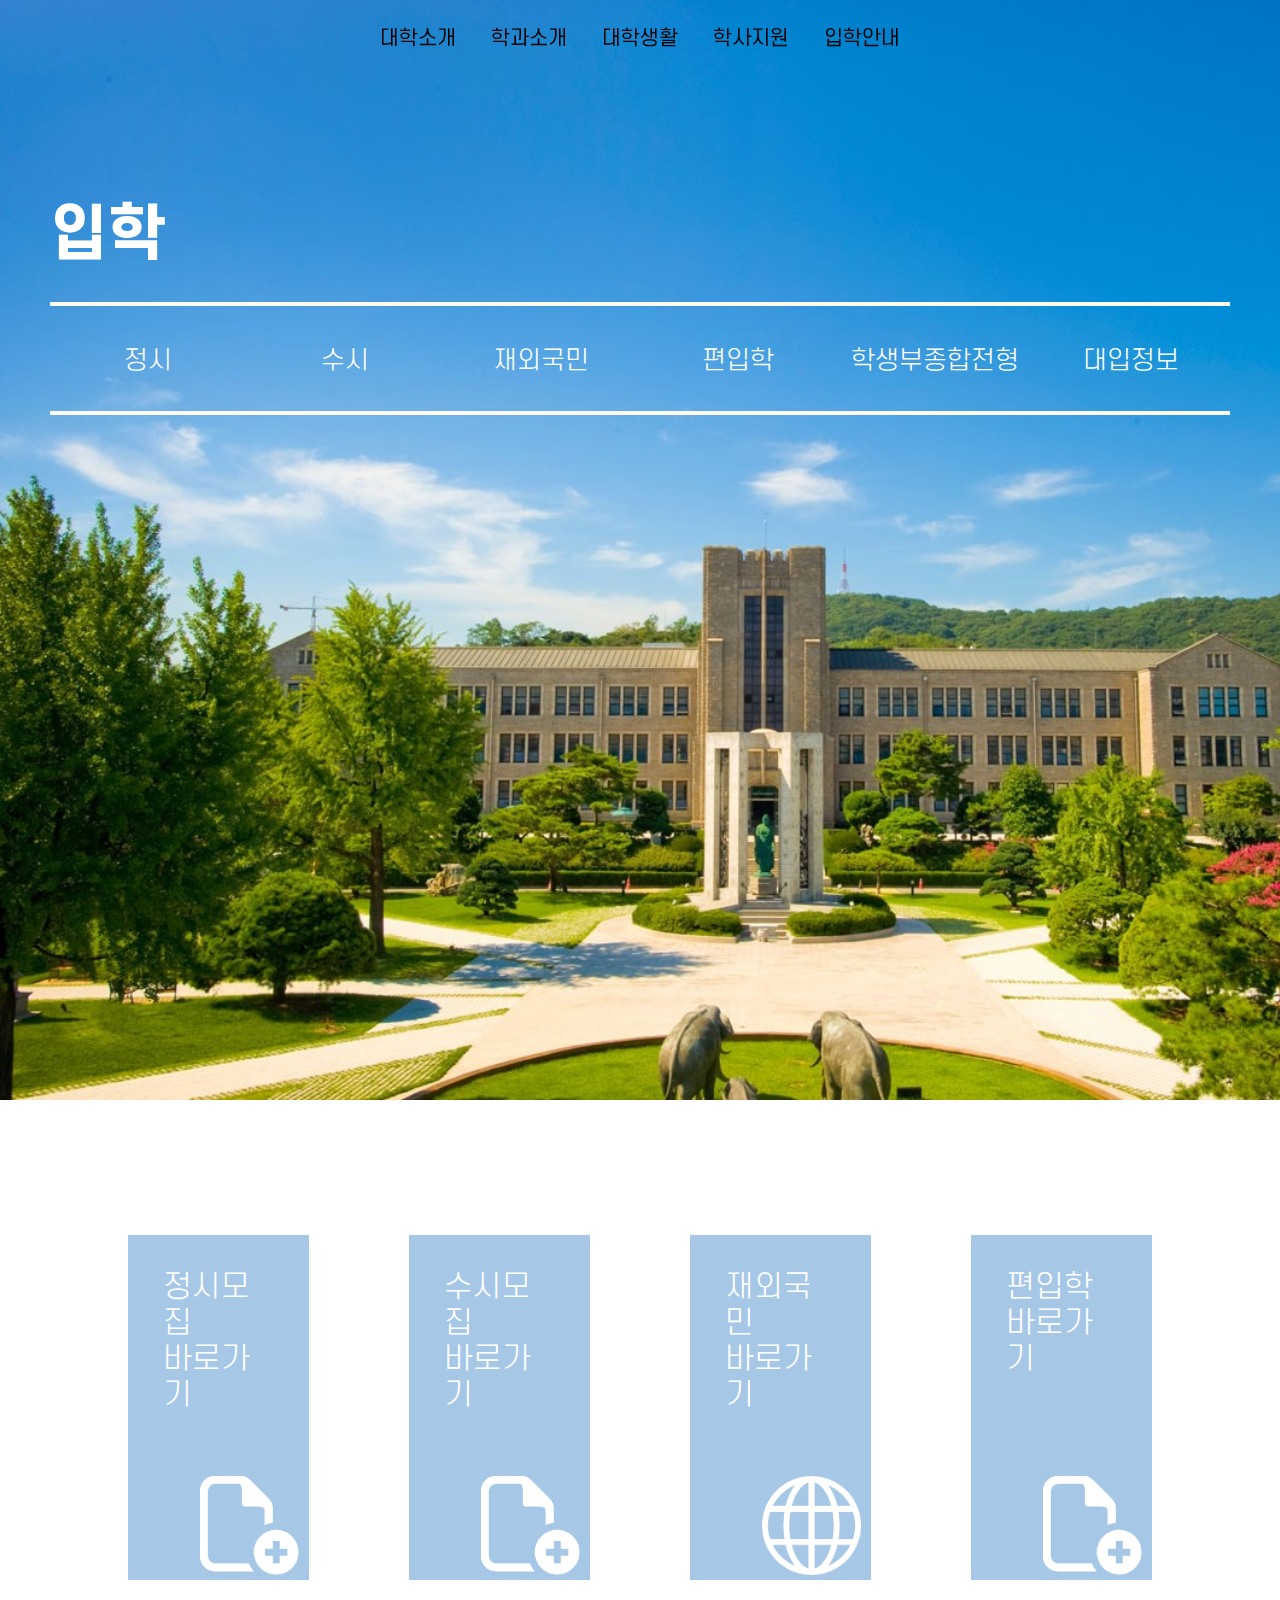
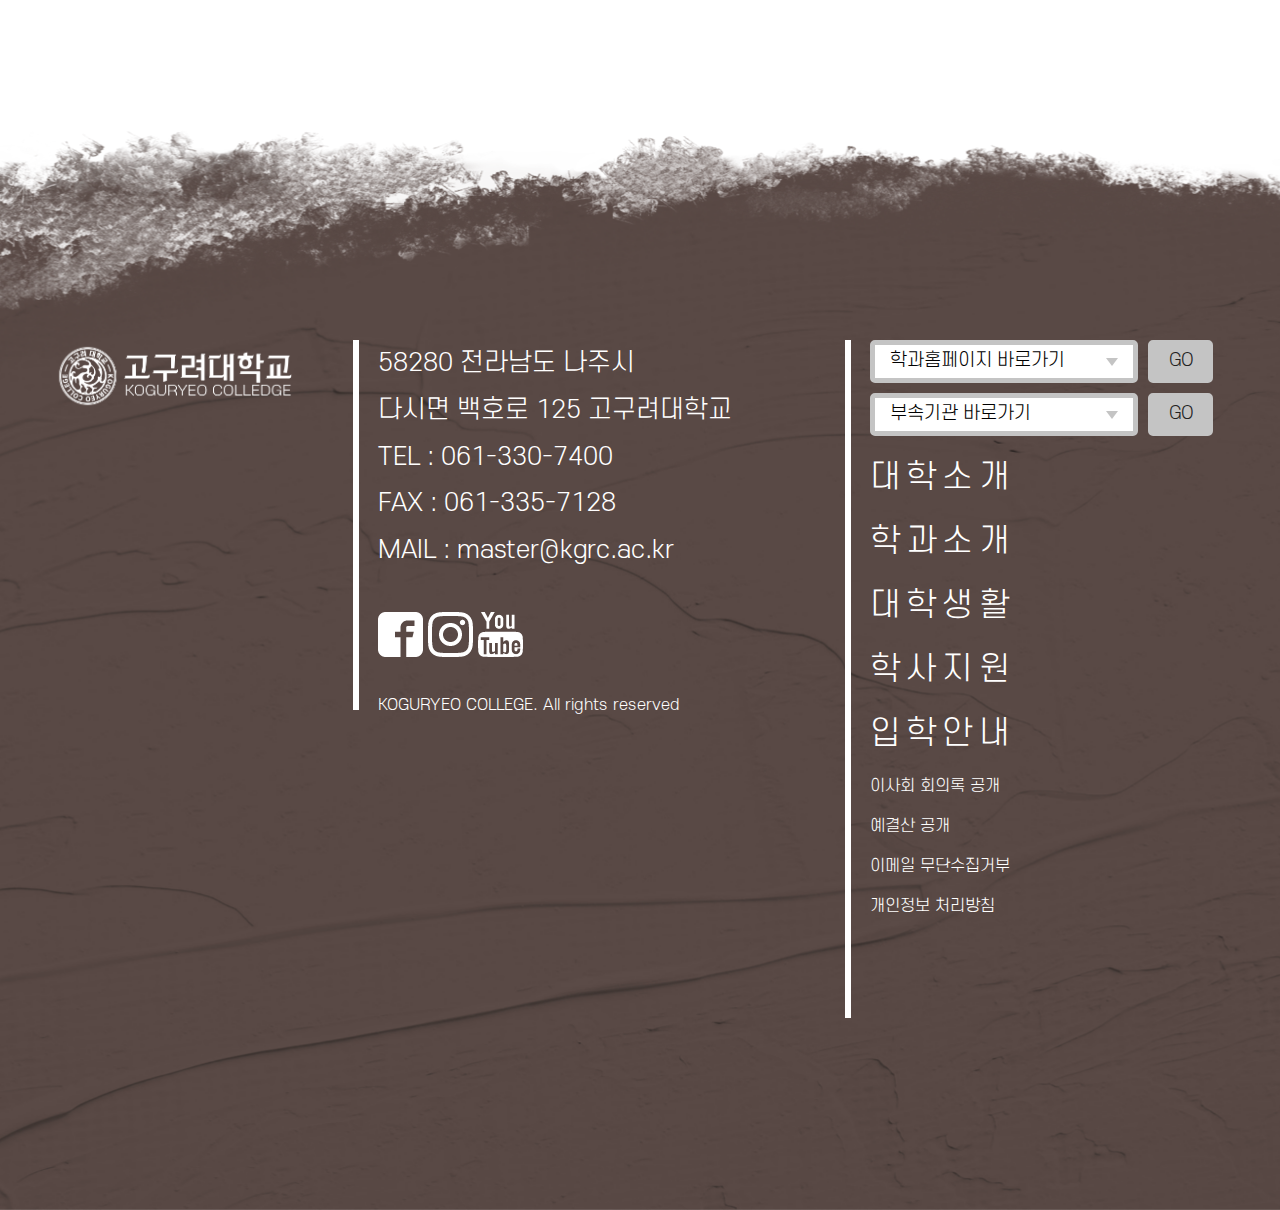
<file: guide/matri.html>
<!DOCTYPE html>
<html lang="ko">

<head>
  <meta charset="UTF-8">
  <meta http-equiv="X-UA-Compatible" content="IE=edge">
  <meta name="viewport" content="width=device-width, initial-scale=1.0">
  <title>고구려대학교 입학안내</title>
  <link rel="icon" href="../images/01_common/kgr_logo.ico" type="image/x-icon">
  <link rel="stylesheet" href="../css/common.css">
  <link rel="stylesheet" href="../css/s_core_all.css">
  <link rel="stylesheet" href="../css/sub_common.css">
  <link rel="stylesheet" href="../css/swiper-bundle.css">
  <link rel="stylesheet" href="../css/sub_mc.css">
  <script src="../js/jquery-1.12.4.min.js"></script>
  <script src="../js/common.js"></script>
  <script src="../js/swiper-bundle.min.js"></script>
  <script src="../js/tab.js"></script>
</head>

<body>
  <div id="skip">
    <a href="#content">본문 바로가기</a>
  </div>
  <header id="header">
    <h1 class="logo"><a href="">
        <span class="blind">고구려대학교</span>
      </a></h1>
      <div>
        <nav id="gnb">
            <h2 class="blind">주메뉴</h2>
            <ul>
                <li><a href="">대학소개</a>
                    <ul>
                        <li><a href="../info/president.html">인사말</a></li>
                        <li><a href="../info/history.html">대학연혁</a></li>
                        <li><a href="../fix.html">대학비전</a></li>
                        <li><a href="../fix.html">학교상징</a></li>
                        <li><a href="../fix.html">연락처</a></li>
                        <li><a href="../info/visit.html">찾아오시는 길</a></li>
                    </ul>
                </li>
                <li><a href="">학과소개</a>
                    <ul>
                        <li><a href="../major/dental.html">치위생과</a></li>
                        <li><a href="../fix.html">곤충산업복지과</a></li>
                        <li><a href="../fix.html">미용관광복지과</a></li>
                        <li><a href="../fix.html">토목조경과</a></li>
                        <li><a href="../fix.html">에너지복지과</a></li>
                        <li><a href="../fix.html">유아교육과</a></li>
                    </ul>
                </li>
                <li><a href="">대학생활</a>
                    <ul>
                        <li><a href="../fix.html">학생지원</a></li>
                        <li><a href="../campus/festival.html">학교문화</a></li>
                        <li><a href="../campus/notice.html">알림/참여</a></li>
                    </ul>
                </li>
                <li><a href="">학사지원</a>
                    <ul>
                        <li><a href="../fix.html">학사일정</a></li>
                        <li><a href="../fix.html">장학제도</a></li>
                        <li><a href="../fix.html">학사 Q&amp;A</a></li>
                    </ul>
                </li>
                <li><a href="../fix.html">입학안내</a>
                    <ul>
                        <li><a href="../fix.html">수시 및 정시</a></li>
                        <li><a href="matri.html" target="_blank" title="새 창 열림">입학 정보</a></li>
                    </ul>
                </li>
            </ul>
        </nav>
    </div>
    <div class="search">
      <a href=""></a>
    </div>
  </header>

  <section id="content">
    <article class="matri_area">
      <div class="matri_wrap">
        <h3 class="">입학</h3>
        <ul class="matri_list">
          <li><a href="">정시</a></li>
          <li><a href="">수시</a></li>
          <li><a href="">재외국민</a></li>
          <li><a href="">편입학</a></li>
          <li><a href="">학생부종합전형</a></li>
          <li><a href="">대입정보</a></li>
        </ul>
      </div>
    </article>
    <article class="icon_container">
      <div class="icon_inner">
        <ul class="icon_list">
          <li>
            <a href="">
              정시모집<br>바로가기
              <img src="../images/08_guide/guide_image2.png" alt="">
            </a>
          </li>
          <li>
            <a href="">
              수시모집<br>바로가기
              <img src="../images/08_guide/guide_image2.png" alt="">
            </a>
          </li>
          <li>
            <a href="">재외국민<br>바로가기
              <img src="../images/08_guide/guide_image3.png" alt="">
            </a>
          </li>
          <li>
            <a href="">편입학<br>바로가기
              <img src="../images/08_guide/guide_image2.png" alt="">
            </a>
          </li>
        </ul>
      </div>
    </article>
  </section>

  <footer id="footer" class="p_r">
    <div class="wrap">
      <div id="block1" class="f_l">
        <a href="../index.html"><img src="../images/01_common/kgr_logo_long_white.png" alt="고구려 대학교"></a>
      </div>
      <div id="block2" class="f_block f_l">
          <p>58280 전라남도 나주시<br>
          다시면 백호로 125 고구려대학교<br>
          TEL : 061-330-7400<br>
          FAX : 061-335-7128<br>
          MAIL : master@kgrc.ac.kr</p>
        <div class="icons">
          <a href="http://www.facebook.com/" title="페이스북"><img src="../images/01_common/icon_facebook.png" alt="페이스북"></a>
          <a href="http://www.instagram.com/" title="인스타그램"><img src="../images/01_common/icon_instagram.png" alt="인스타그램"></a>
          <a href="http://www.youtube.com/" title="유튜브"><img src="../images/01_common/icon_youtube.png" alt="유튜브"></a>
        </div>
        <p>KOGURYEO COLLEGE. All rights reserved</p>
      </div>
      <div id="block3" class="f_block f_l">
        <div class="family d_f p_r">
          <a href="" class="btn_fopen p_r" role="button">학과홈페이지 바로가기</a>
          <ul>
            <li><a href="../major/dental.html">치위생과</a></li>
            <li><a href="../fix.html">곤충산업복지과</a></li>
            <li><a href="../fix.html">미용관광복지과</a></li>
            <li><a href="../fix.html">토목조경과</a></li>
            <li><a href="../fix.html">에너지복지과</a></li>
            <li><a href="../fix.html">유아교육과</a></li>
          </ul>
          <a href="" class="btn_go">GO</a>
        </div>
        <div class="family d_f p_r">
          <a href="" class="btn_fopen p_r" role="button">부속기관 바로가기</a>
          <ul>
            <li><a href="../campus/library.html">도서관</a></li>
            <li><a href="../fix.html">정보전산원</a></li>
            <li><a href="../fix.html">생활관</a></li>
            <li><a href="../fix.html">어학원</a></li>
            <li><a href="../fix.html">평생교육원</a></li>
          </ul>
          <a href="" class="btn_go">GO</a>
        </div>
        <ul class="f_navitem1">
          <li><a href="../info/president.html">대학소개</a></li>
          <li><a href="../major/dental.html">학과소개</a></li>
          <li><a href="../campus/notice.html">대학생활</a></li>
          <li><a href="../fix.html">학사지원</a></li>
          <li><a href="../guide/matri.html">입학안내</a></li>
        </ul>
        <ul class="f_navitem2">
          <li>이사회 회의록 공개</li>
          <li>예결산 공개</li>
          <li>이메일 무단수집거부</li>
          <li>개인정보 처리방침</li>
        </ul>
      </div>
    </div>
  </footer>
</body>

</html>
</file>
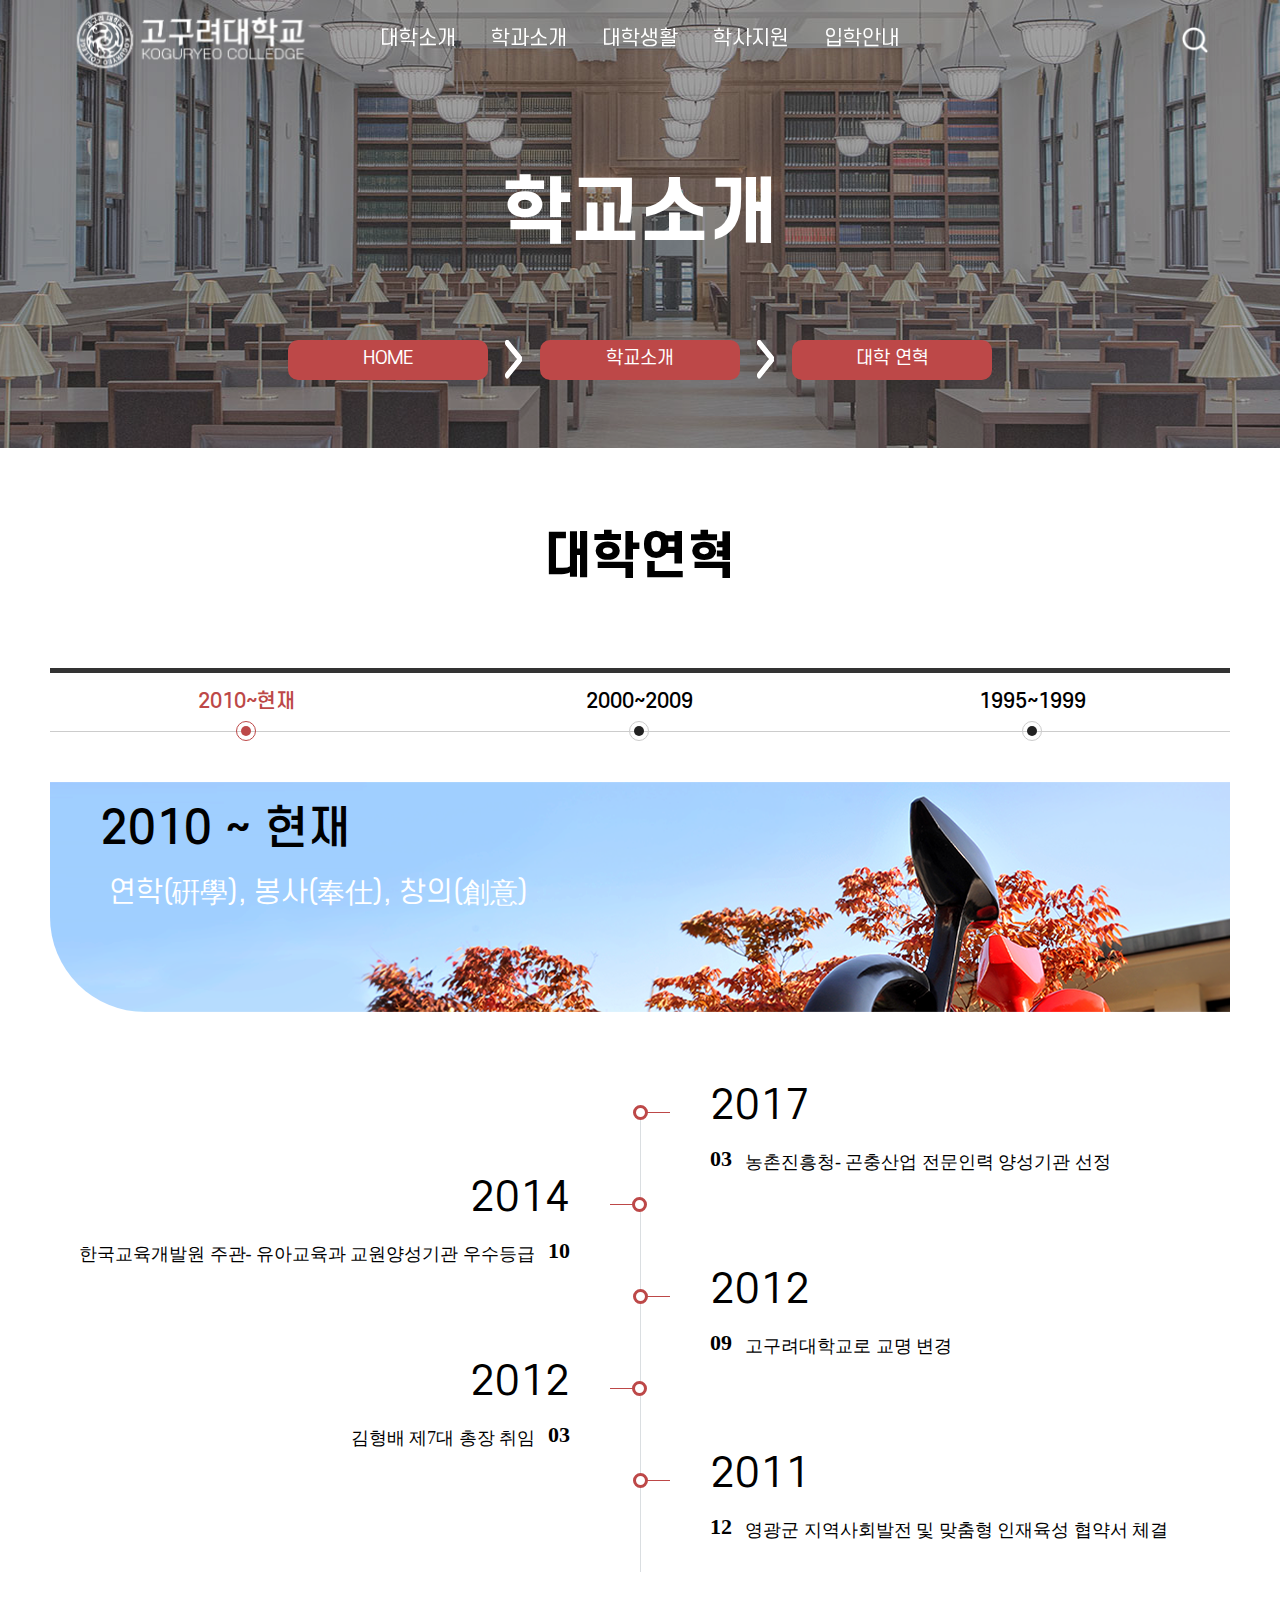
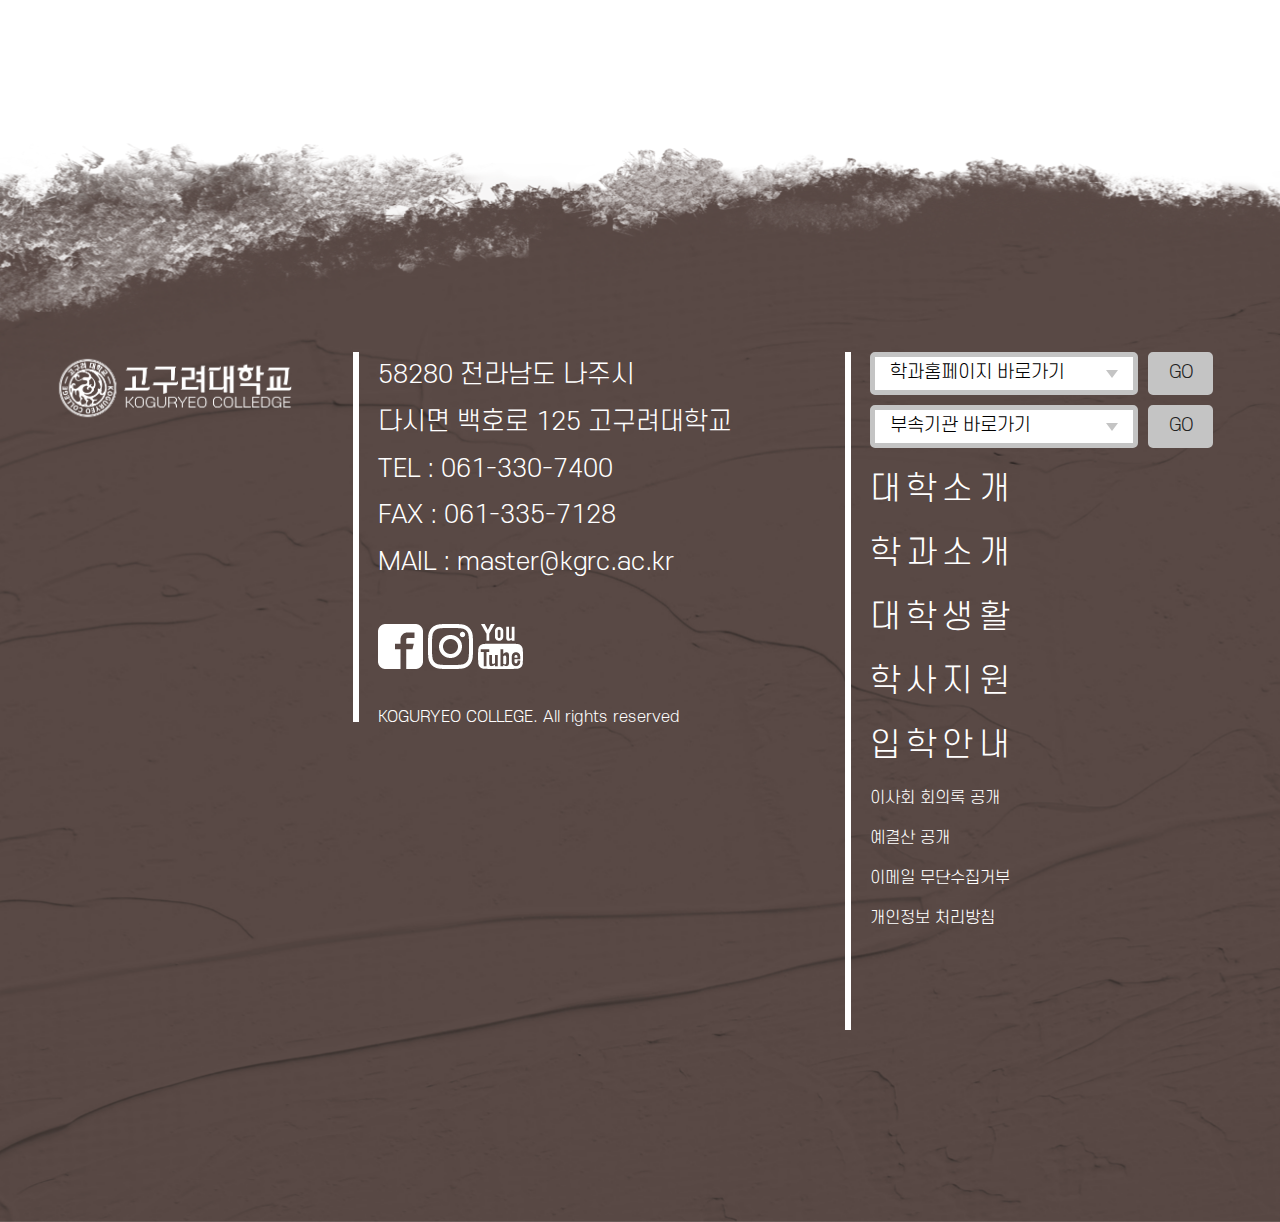
<file: info/history.html>
<!DOCTYPE html>
<html lang="ko">
<head>
    <meta charset="UTF-8">
    <meta http-equiv="X-UA-Compatible" content="IE=edge">
    <title>대학 연혁｜대학소개</title>
    <link rel="icon" href="../images/01_common/kgr_logo.ico" type="image/x-icon">
    <link rel="stylesheet" href="../css/common.css">
    <link rel="stylesheet" href="../css/sub_common.css">
    <link rel="stylesheet" href="../css/history.css">
    <script src="../js/jquery-1.12.4.min.js"></script>
    <script src="../js/tab.js"></script>
    <script src="../js/common.js"></script>
</head>
<body>
    <div id="skip">
        <a href="#content">본문 바로가기</a>
    </div>

    <header id="header" class="white">
        <h1 class="logo"><a href="">
                <span class="blind">고구려대학교</span>
            </a></h1>
            <div>
                <nav id="gnb">
                    <h2 class="blind">주메뉴</h2>
                    <ul>
                        <li><a href="">대학소개</a>
                            <ul>
                                <li><a href="president.html">인사말</a></li>
                                <li><a href="history.html">대학연혁</a></li>
                                <li><a href="../fix.html">대학비전</a></li>
                                <li><a href="../fix.html">학교상징</a></li>
                                <li><a href="../fix.html">연락처</a></li>
                                <li><a href="visit.html">찾아오시는 길</a></li>
                            </ul>
                        </li>
                        <li><a href="">학과소개</a>
                            <ul>
                                <li><a href="../major/dental.html">치위생과</a></li>
                                <li><a href="../fix.html">곤충산업복지과</a></li>
                                <li><a href="../fix.html">미용관광복지과</a></li>
                                <li><a href="../fix.html">토목조경과</a></li>
                                <li><a href="../fix.html">에너지복지과</a></li>
                                <li><a href="../fix.html">유아교육과</a></li>
                            </ul>
                        </li>
                        <li><a href="">대학생활</a>
                            <ul>
                                <li><a href="../fix.html">학생지원</a></li>
                                <li><a href="../campus/festival.html">학교문화</a></li>
                                <li><a href="../campus/notice.html">알림/참여</a></li>
                            </ul>
                        </li>
                        <li><a href="">학사지원</a>
                            <ul>
                                <li><a href="../fix.html">학사일정</a></li>
                                <li><a href="../fix.html">장학제도</a></li>
                                <li><a href="../fix.html">학사 Q&amp;A</a></li>
                            </ul>
                        </li>
                        <li><a href="../fix.html">입학안내</a>
                            <ul>
                                <li><a href="../fix.html">수시 및 정시</a></li>
                                <li><a href="../guide/matri.html" target="_blank" title="새 창 열림">입학 정보</a></li>
                            </ul>
                        </li>
                    </ul>
                </nav>
            </div>
        <div class="search">
            <a href=""></a>
        </div>
    </header>
    <!--//header -->

    <section id="content">
        <div class="title_bg history white">
            <h2>학교소개</h2>
            <nav class="breadcrumb" aria-label="사이트 이동 경로">
                <ol class="d_f">
                    <li>
                        <a href="../index.html">HOME</a>
                    </li>
                    <li>학교소개</li>
                    <li aria-current="page">대학 연혁</li>
                </ol>
            </nav>
        </div>
        <div class="inner">
            <h3>대학연혁</h3>
            <div id="history_tab">
                <ul class="clearfix tablist" role="tablist" aria-label="연혁 연도별">
                    <li role="tab" aria-controls="tabpanel1" id="tab1" class="tab first">
                        <span>2010~현재</span>
                    </li>
                    <li role="tab" aria-controls="tabpanel2" id="tab2" class="tab">
                        <span>2000~2009</span>
                    </li>
                    <li role="tab" aria-controls="tabpanel3" id="tab3" class="tab last">
                        <span>1995~1999</span>
                    </li>
                </ul>
                <div role="tabpanel" aria-labelledby="tab1" id="tabpanel1" class="tabpanel">
                    <div class="bg">
                        <p class="sub_tit1">2010 ~ 현재</p>
                        <p class="sub_tit2">연학(硏學), 봉사(奉仕), 창의(創意)</p>
                    </div>
                    <div class="content">
                        <ul>
                            <li>
                                <p class="year">2017</p>
                                <p class="month">
                                    <b>03</b>
                                    농촌진흥청- 곤충산업 전문인력 양성기관 선정
                                </p>
                            </li>
                            <li>
                                <p class="year">2014</p>
                                <p class="month">
                                    <b>10</b>
                                    한국교육개발원 주관- 유아교육과 교원양성기관 우수등급
                                </p>
                            </li>
                            <li>
                                <p class="year">2012</p>
                                <p class="month">
                                    <b>09</b>
                                    고구려대학교로 교명 변경
                                </p>
                            </li>
                            <li>
                                <p class="year">2012</p>
                                <p class="month">
                                    <b>03</b>
                                    김형배 제7대 총장 취임
                                </p>
                            </li>
                            <li>
                                <p class="year">2011</p>
                                <p class="month">
                                    <b>12</b>
                                    영광군 지역사회발전 및 맞춤형 인재육성 협약서 체결
                                </p>
                            </li>
                        </ul>
                    </div>
                </div>
                <div role="tabpanel" aria-labelledby="tab2" id="tabpanel2" class="tabpanel">
                    <div class="bg">
                        <p class="sub_tit1">2000 ~ 2009</p>
                        <p class="sub_tit2">연학(硏學), 봉사(奉仕), 창의(創意)</p>
                    </div>
                    <div class="content">
                        <ul>
                            <li>
                                <p class="year">2009</p>
                                <p class="month">
                                    <b>07</b>
                                    고영을 제10대 이사장 취임
                                </p>
                                <p class="month">
                                    <b>08</b>
                                    임채규 제6대 총장 취임
                                </p>
                            </li>
                            <li>
                                <p class="year">2004</p>
                                <p class="month">
                                    <b>03</b>
                                    중소기업청 선정 중소기업 체험학습 지원대학
                                </p>
                                <p class="month">
                                    <b>02</b>
                                    지식경제부 선정 지역혁신특성화사업 참여기관
                                </p>
                            </li>
                            <li>
                                <p class="year">2003</p>
                                <p class="month">
                                    <b>06</b>
                                    전라남도 교육청 지정 특수분야 연수기관
                                </p>
                            </li>
                            <li>
                                <p class="year">2002</p>
                                <p class="month">
                                    <b>12</b>
                                    문화체육관광부 지정 무대예술전문인 교육기관
                                </p>
                                <p class="month">
                                    <b>01</b>
                                    보건복지부 지정 가정봉사원파견 사업기관
                                    
                                </p>
                                <p class="month">
                                    <b>01</b>
                                    보건복지부 지정 노인복지센터 운영기관
                                </p>
                            </li>
                        </ul>
                    </div>
                </div>
                <div role="tabpanel" aria-labelledby="tab3" id="tabpanel3" class="tabpanel">
                    <div class="bg">
                        <p class="sub_tit1">1995 ~ 1999</p>
                        <p class="sub_tit2">연학(硏學), 봉사(奉仕), 창의(創意)</p>
                    </div>
                    <div class="content">
                        <ul>
                            <li>
                                <p class="year">1999</p>
                                <p class="month">
                                    <b>12</b>
                                    보건복지부 지정 재가노인복지센터 개소
                                </p>
                            </li>
                            <li>
                                <p class="year">1998</p>
                                <p class="month">
                                    <b>05</b>
                                    &#32645;&#324030;大學으로 교명 변경
                                </p>
                                <p class="month">
                                    <b>08</b>
                                    사회교육원 개원
                                </p>
                            </li>
                            <li>
                                <p class="year">1997</p>
                                <p class="month">
                                    <b>02</b>
                                    제1회 졸업생 배출 교육과학기술부 선정 자연과학계열 특성화 우수대학
                                </p>
                            </li>
                            <li>
                                <p class="year">1995</p>
                                <p class="month">
                                    <b>03</b>
                                    錦城環境專門大學 개교(환경관리과 외 8개 과 680명)
                                </p>
                                <p class="month">
                                    <b>03</b>
                                    김광아(설립자) 초대이사장 취임
                                </p>
                            </li>
                        </ul>
                    </div>
                </div>
            </div>    
        </div>
    </section>
    <!--//content -->

    <footer id="footer" class="p_r">
        <div class="wrap">
          <div id="block1" class="f_l">
            <a href="../index.html"><img src="../images/01_common/kgr_logo_long_white.png" alt="고구려 대학교"></a>
          </div>
          <div id="block2" class="f_block f_l">
              <p>58280 전라남도 나주시<br>
              다시면 백호로 125 고구려대학교<br>
              TEL : 061-330-7400<br>
              FAX : 061-335-7128<br>
              MAIL : master@kgrc.ac.kr</p>
            <div class="icons">
              <a href="http://www.facebook.com/" title="페이스북"><img src="../images/01_common/icon_facebook.png" alt="페이스북"></a>
              <a href="http://www.instagram.com/" title="인스타그램"><img src="../images/01_common/icon_instagram.png" alt="인스타그램"></a>
              <a href="http://www.youtube.com/" title="유튜브"><img src="../images/01_common/icon_youtube.png" alt="유튜브"></a>
            </div>
            <p>KOGURYEO COLLEGE. All rights reserved</p>
          </div>
          <div id="block3" class="f_block f_l">
            <div class="family d_f p_r">
              <a href="" class="btn_fopen p_r" role="button">학과홈페이지 바로가기</a>
              <ul>
                <li><a href="../major/dental.html">치위생과</a></li>
                <li><a href="../fix.html">곤충산업복지과</a></li>
                <li><a href="../fix.html">미용관광복지과</a></li>
                <li><a href="../fix.html">토목조경과</a></li>
                <li><a href="../fix.html">에너지복지과</a></li>
                <li><a href="../fix.html">유아교육과</a></li>
              </ul>
              <a href="" class="btn_go">GO</a>
            </div>
            <div class="family d_f p_r">
              <a href="" class="btn_fopen p_r" role="button">부속기관 바로가기</a>
              <ul>
                <li><a href="../campus/library.html">도서관</a></li>
                <li><a href="../fix.html">정보전산원</a></li>
                <li><a href="../fix.html">생활관</a></li>
                <li><a href="../fix.html">어학원</a></li>
                <li><a href="../fix.html">평생교육원</a></li>
              </ul>
              <a href="" class="btn_go">GO</a>
            </div>
            <ul class="f_navitem1">
              <li><a href="../info/president.html">대학소개</a></li>
              <li><a href="../major/dental.html">학과소개</a></li>
              <li><a href="../campus/notice.html">대학생활</a></li>
              <li><a href="../fix.html">학사지원</a></li>
              <li><a href="../guide/matri.html">입학안내</a></li>
            </ul>
            <ul class="f_navitem2">
              <li>이사회 회의록 공개</li>
              <li>예결산 공개</li>
              <li>이메일 무단수집거부</li>
              <li>개인정보 처리방침</li>
            </ul>
          </div>
        </div>
      </footer>

</body>
</html>
</file>
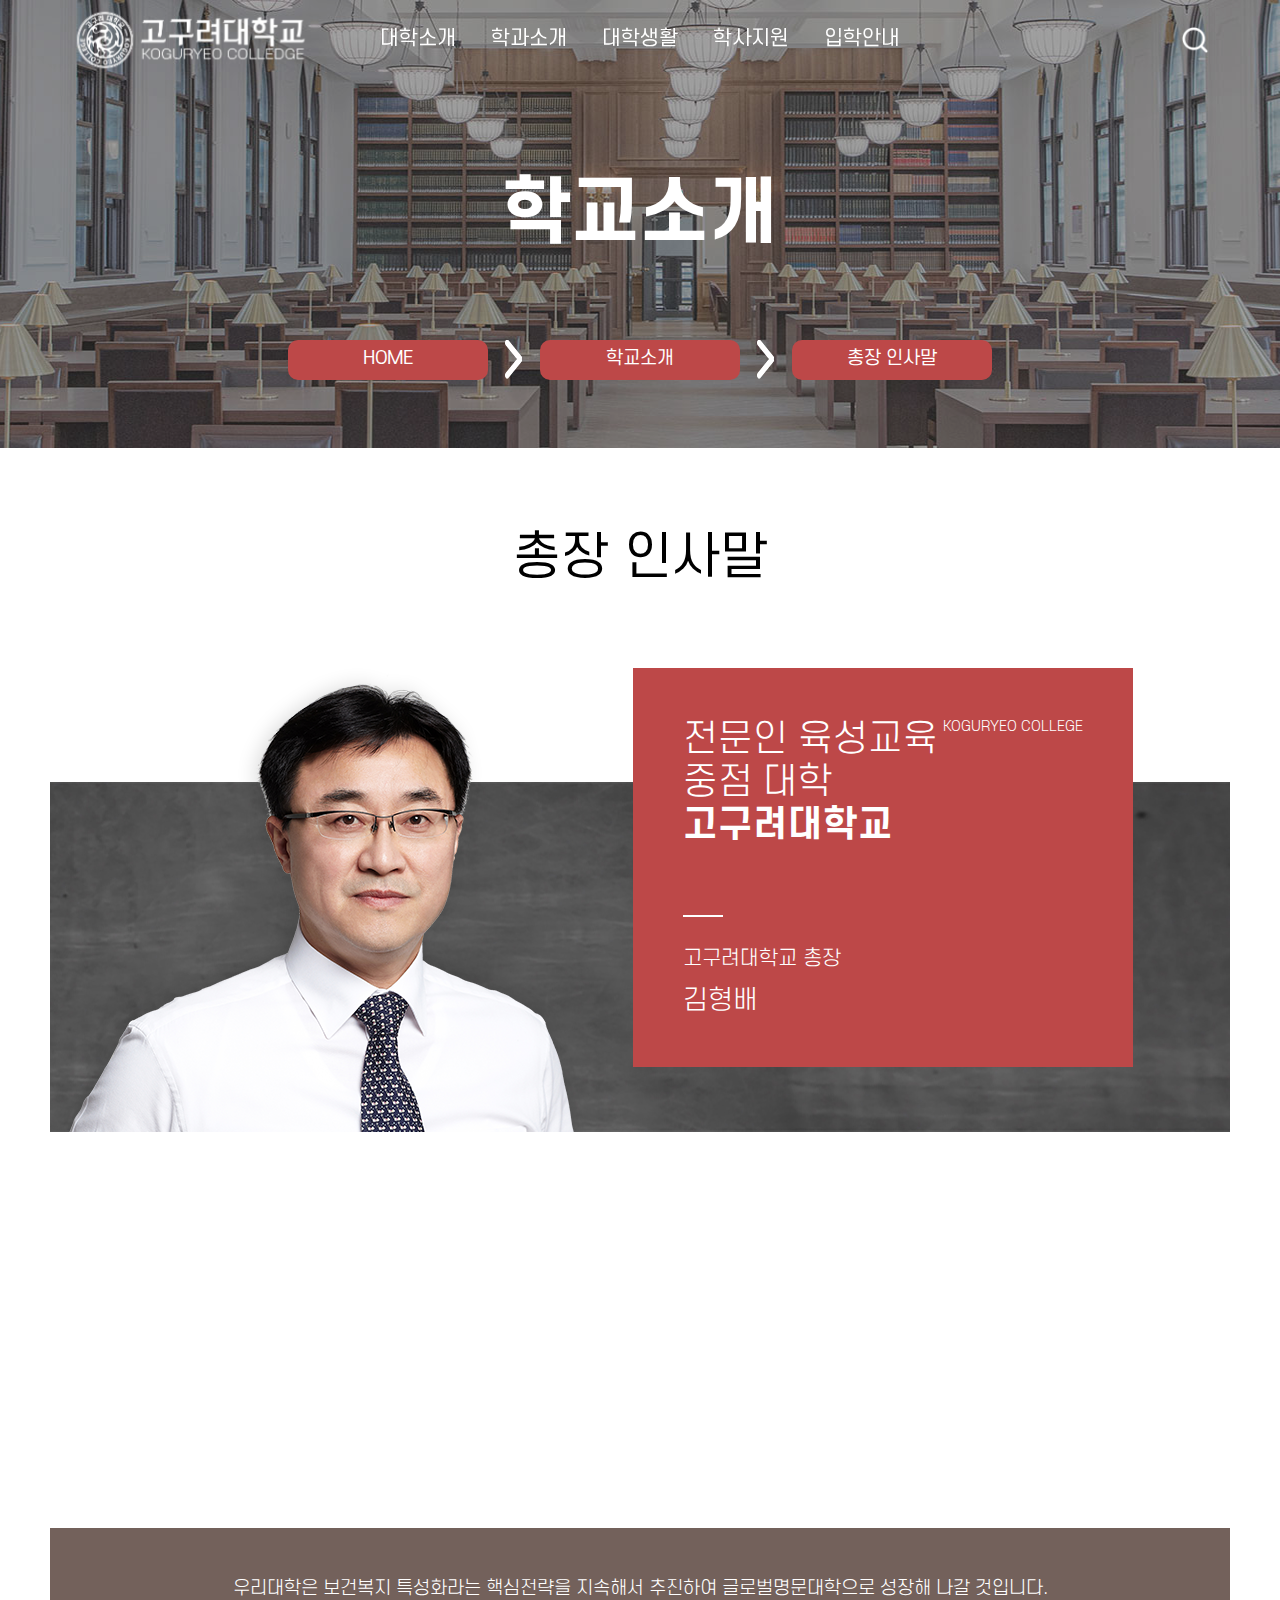
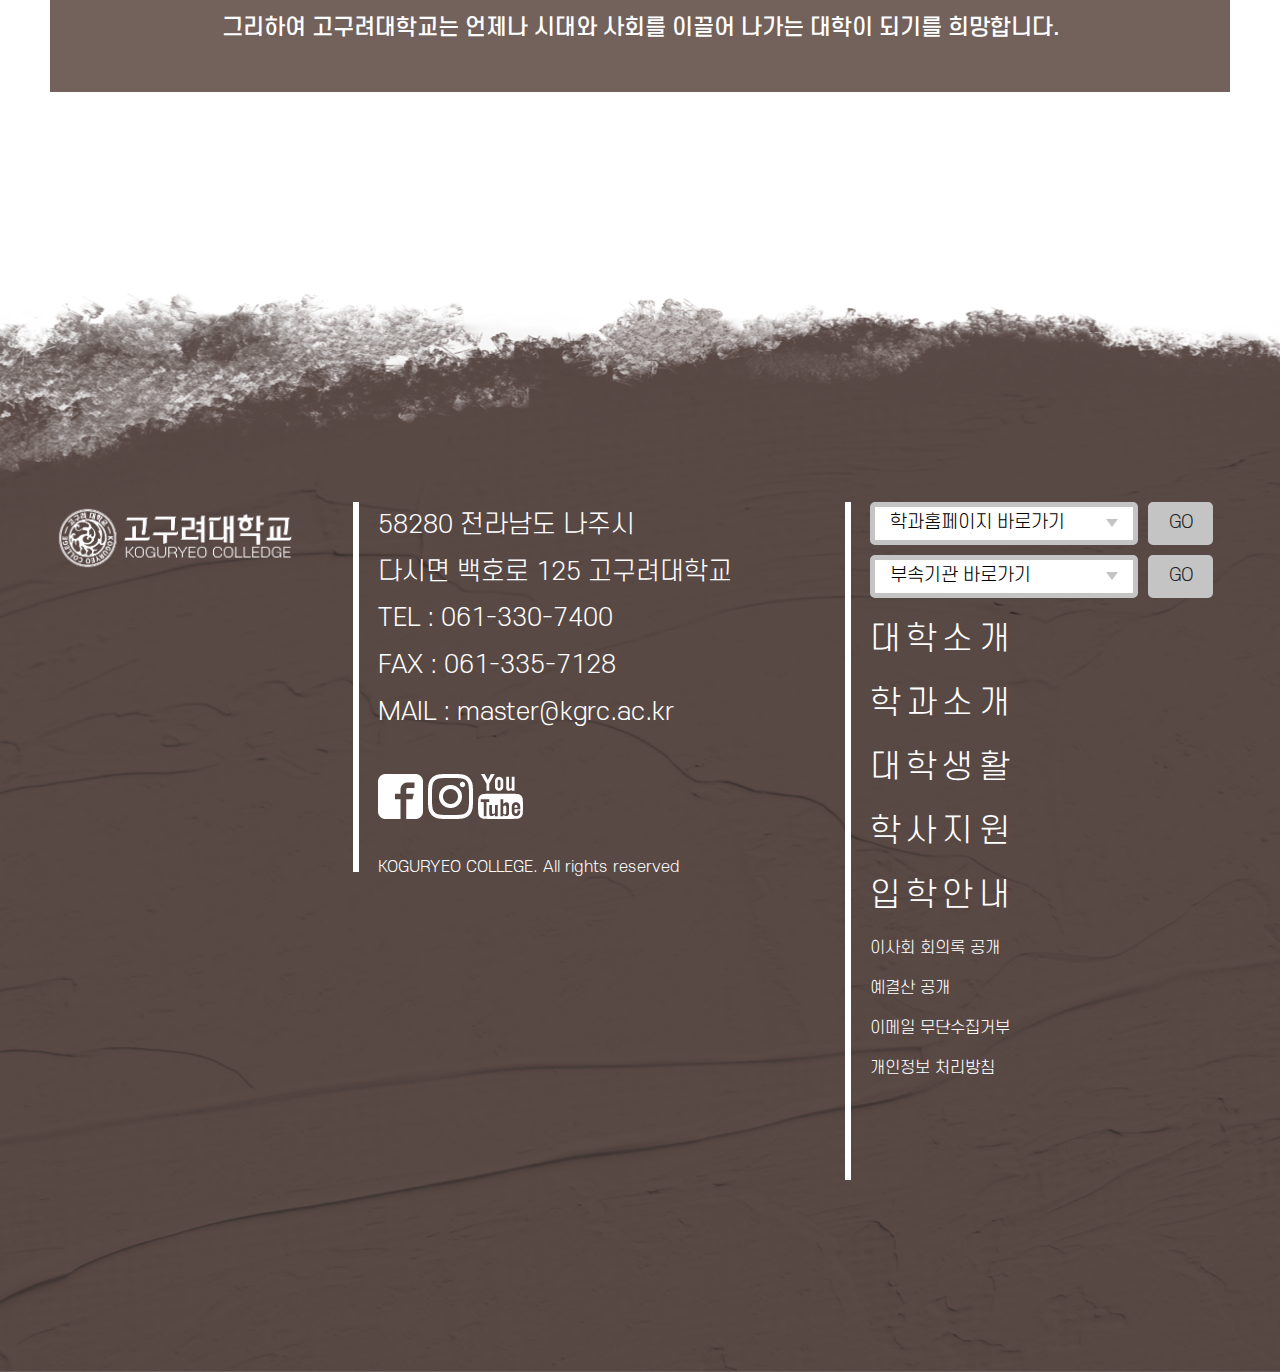
<file: info/president.html>
<!DOCTYPE html>
<html lang="ko">
<head>
    <meta charset="UTF-8">
    <meta http-equiv="X-UA-Compatible" content="IE=edge">
    <title>총장 인사말｜대학소개</title>
    <link rel="icon" href="../images/01_common/kgr_logo.ico" type="image/x-icon">
    <link rel="stylesheet" href="../css/common.css">
    <link rel="stylesheet" href="../css/sub_common.css">
    <link rel="stylesheet" href="../css/president.css">
    <script src="../js/jquery-1.12.4.min.js"></script>
    <script src="../js/common.js"></script>
    <script src="../js/fadeIn.js"></script>

</head>
<body>
    <div id="skip">
        <a href="#content">본문 바로가기</a>
    </div>

    <header id="header" class="white">
        <h1 class="logo"><a href="">
                <p class="blind">고구려대학교로고</p>
            </a></h1>
            <div>
                <nav id="gnb">
                    <h2 class="blind">주메뉴</h2>
                    <ul>
                        <li><a href="">대학소개</a>
                            <ul>
                                <li><a href="president.html">인사말</a></li>
                                <li><a href="history.html">대학연혁</a></li>
                                <li><a href="../fix.html">대학비전</a></li>
                                <li><a href="../fix.html">학교상징</a></li>
                                <li><a href="../fix.html">연락처</a></li>
                                <li><a href="visit.html">찾아오시는 길</a></li>
                            </ul>
                        </li>
                        <li><a href="">학과소개</a>
                            <ul>
                                <li><a href="../major/dental.html">치위생과</a></li>
                                <li><a href="../fix.html">곤충산업복지과</a></li>
                                <li><a href="../fix.html">미용관광복지과</a></li>
                                <li><a href="../fix.html">토목조경과</a></li>
                                <li><a href="../fix.html">에너지복지과</a></li>
                                <li><a href="../fix.html">유아교육과</a></li>
                            </ul>
                        </li>
                        <li><a href="">대학생활</a>
                            <ul>
                                <li><a href="../fix.html">학생지원</a></li>
                                <li><a href="../campus/festival.html">학교문화</a></li>
                                <li><a href="../campus/notice.html">알림/참여</a></li>
                            </ul>
                        </li>
                        <li><a href="">학사지원</a>
                            <ul>
                                <li><a href="../fix.html">학사일정</a></li>
                                <li><a href="../fix.html">장학제도</a></li>
                                <li><a href="../fix.html">학사 Q&amp;A</a></li>
                            </ul>
                        </li>
                        <li><a href="../fix.html">입학안내</a>
                            <ul>
                                <li><a href="../fix.html">수시 및 정시</a></li>
                                <li><a href="../guide/matri.html" target="_blank" title="새 창 열림">입학 정보</a></li>
                            </ul>
                        </li>
                    </ul>
                </nav>
            </div>
        <div class="search">
            <a href=""></a>
        </div>
    </header>
    <!--//header -->

    <section id="content">
        <div class="title_bg president white">
            <h2>학교소개</h2>
            <nav class="breadcrumb" aria-label="사이트 이동 경로">
                <ol class="d_f">
                    <li>
                        <a href="../index.html">HOME</a>
                    </li>
                    <li>학교소개</li>
                    <li aria-current="page">총장 인사말</li>
                </ol>
            </nav>
        </div>
        <div class="inner">
            <h3>총장 인사말</h3>
            <div class="img_wrap">
                <ul class="clearfix">
                    <li>
                        <div class="presi_img">
                            <img src="../images/03_president/president.png" alt="총장 사진">
                        </div>
                    </li>    
                    <li>
                        <div class="right_box">
                            <div class="eng">KOGURYEO COLLEGE</div>
                            <div class="sub_titie">
                                전문인 육성교육<br>
                                중점 대학<br>
                                <b>고구려대학교</b>
                            </div>
                            <div class="position">
                                고구려대학교 총장
                            </div>
                            <div class="name">
                                김형배
                            </div>
                        </div>
                    </li>    
                </ul>   
            </div>
            <div class="txt_wrap fade">
                <ul class="clearfix">
                    <li>
                        <div class="left_txt">
                            고구려대학교는 개교 당시 전국 최초의 <b>환경전문대학</b>으로서
                            주목을 받았고, 기대에 부응하는 대학 경영실적과 전문인
                            육성의 신실로서 제 몫을 다해왔습니다.
                            광주 전남 공동혁신도시가 나주에 자리잡은 우리대학은 <b>연학, 봉사 ,창의</b>라는
                            정신 아래 사회적 인재, 창의적 인재, 유능한 전문직업인을
                            배출한 지역거점대학입니다.
                            <br><br>
                            우리 대학은 고구려대학교 <b>비전 2024</b>를 선포하고 보건복지 특성화계획을 수립하여 미래
                            지향적인 학과를 개설화고 산업현장의 변화와 요구에 따라
                            인력을 체계적으로 양성할 수 있도록 <b>NCS기반</b>의
                            현장중심 교육과정을 편성, 운영하고 있습니다.
                        </div>
                    </li>
                    <li>
                        <div class="right_txt">
                            우리대학은 <b>취업특성화 대학</b>이라는 핵심전략을 완수하고자
                            지역산업맞춤형 학과를 개설하고 지역사회를 발전시키기 위해서
                            대내외 환경분석과 구성원들의 의견을 적극적으로 수렴하여
                            교육환경을 개선하였고 취업역량 강화프로그램을 운영하였으며,
                            <br><br>
                            행재정 효율성 제고와 대학 SQ 평가 등의 다각적인 노력으로
                            대학 교육구조를 혁신하였습니다. 특히 설립자와 학교법인
                            아신학원도 무한 책임의  육영 의지를 밝힌 바 있습니다
                        </div>
                    </li>
                </ul> 
            </div>
            <div class="box_txt">
                <p>우리대학은 보건복지 특성화라는 핵심전략을 지속해서 추진하여 글로벌명문대학으로 성장해 나갈 것입니다.</p>
                <span>그리하여 고구려대학교는 언제나 시대와 사회를 이끌어 나가는 대학이 되기를 희망합니다.</span>
            </div>
        </div>
    </section>  
    <!--//content -->

    <footer id="footer" class="p_r">
        <div class="wrap">
          <div id="block1" class="f_l">
            <a href="../index.html"><img src="../images/01_common/kgr_logo_long_white.png" alt="고구려 대학교"></a>
          </div>
          <div id="block2" class="f_block f_l">
              <p>58280 전라남도 나주시<br>
              다시면 백호로 125 고구려대학교<br>
              TEL : 061-330-7400<br>
              FAX : 061-335-7128<br>
              MAIL : master@kgrc.ac.kr</p>
            <div class="icons">
              <a href="http://www.facebook.com/" title="페이스북"><img src="../images/01_common/icon_facebook.png" alt="페이스북"></a>
              <a href="http://www.instagram.com/" title="인스타그램"><img src="../images/01_common/icon_instagram.png" alt="인스타그램"></a>
              <a href="http://www.youtube.com/" title="유튜브"><img src="../images/01_common/icon_youtube.png" alt="유튜브"></a>
            </div>
            <p>KOGURYEO COLLEGE. All rights reserved</p>
          </div>
          <div id="block3" class="f_block f_l">
            <div class="family d_f p_r">
              <a href="" class="btn_fopen p_r" role="button">학과홈페이지 바로가기</a>
              <ul>
                <li><a href="../major/dental.html">치위생과</a></li>
                <li><a href="../fix.html">곤충산업복지과</a></li>
                <li><a href="../fix.html">미용관광복지과</a></li>
                <li><a href="../fix.html">토목조경과</a></li>
                <li><a href="../fix.html">에너지복지과</a></li>
                <li><a href="../fix.html">유아교육과</a></li>
              </ul>
              <a href="" class="btn_go">GO</a>
            </div>
            <div class="family d_f p_r">
              <a href="" class="btn_fopen p_r" role="button">부속기관 바로가기</a>
              <ul>
                <li><a href="../campus/library.html">도서관</a></li>
                <li><a href="../fix.html">정보전산원</a></li>
                <li><a href="../fix.html">생활관</a></li>
                <li><a href="../fix.html">어학원</a></li>
                <li><a href="../fix.html">평생교육원</a></li>
              </ul>
              <a href="" class="btn_go">GO</a>
            </div>
            <ul class="f_navitem1">
              <li><a href="../info/president.html">대학소개</a></li>
              <li><a href="../major/dental.html">학과소개</a></li>
              <li><a href="../campus/notice.html">대학생활</a></li>
              <li><a href="../fix.html">학사지원</a></li>
              <li><a href="../guide/matri.html">입학안내</a></li>
            </ul>
            <ul class="f_navitem2">
              <li>이사회 회의록 공개</li>
              <li>예결산 공개</li>
              <li>이메일 무단수집거부</li>
              <li>개인정보 처리방침</li>
            </ul>
          </div>
        </div>
      </footer>
      
</body>
</html>
</file>
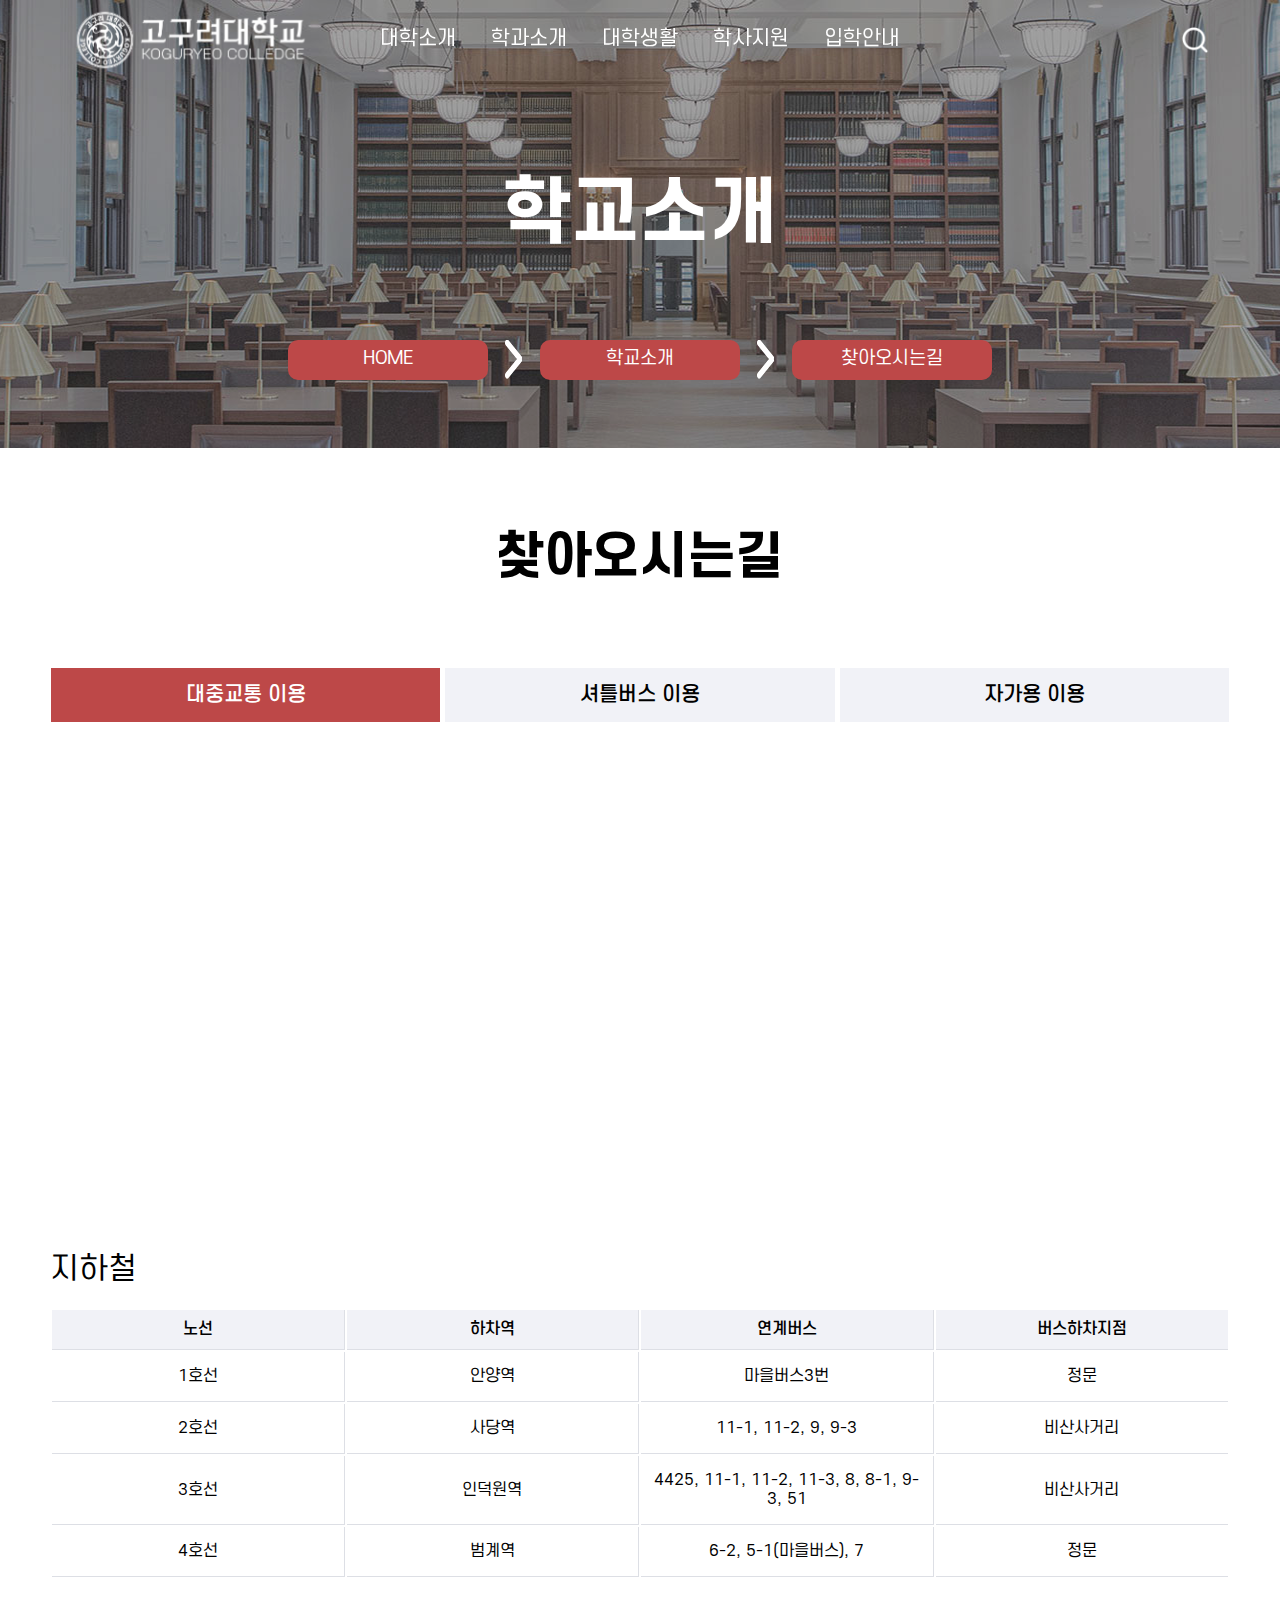
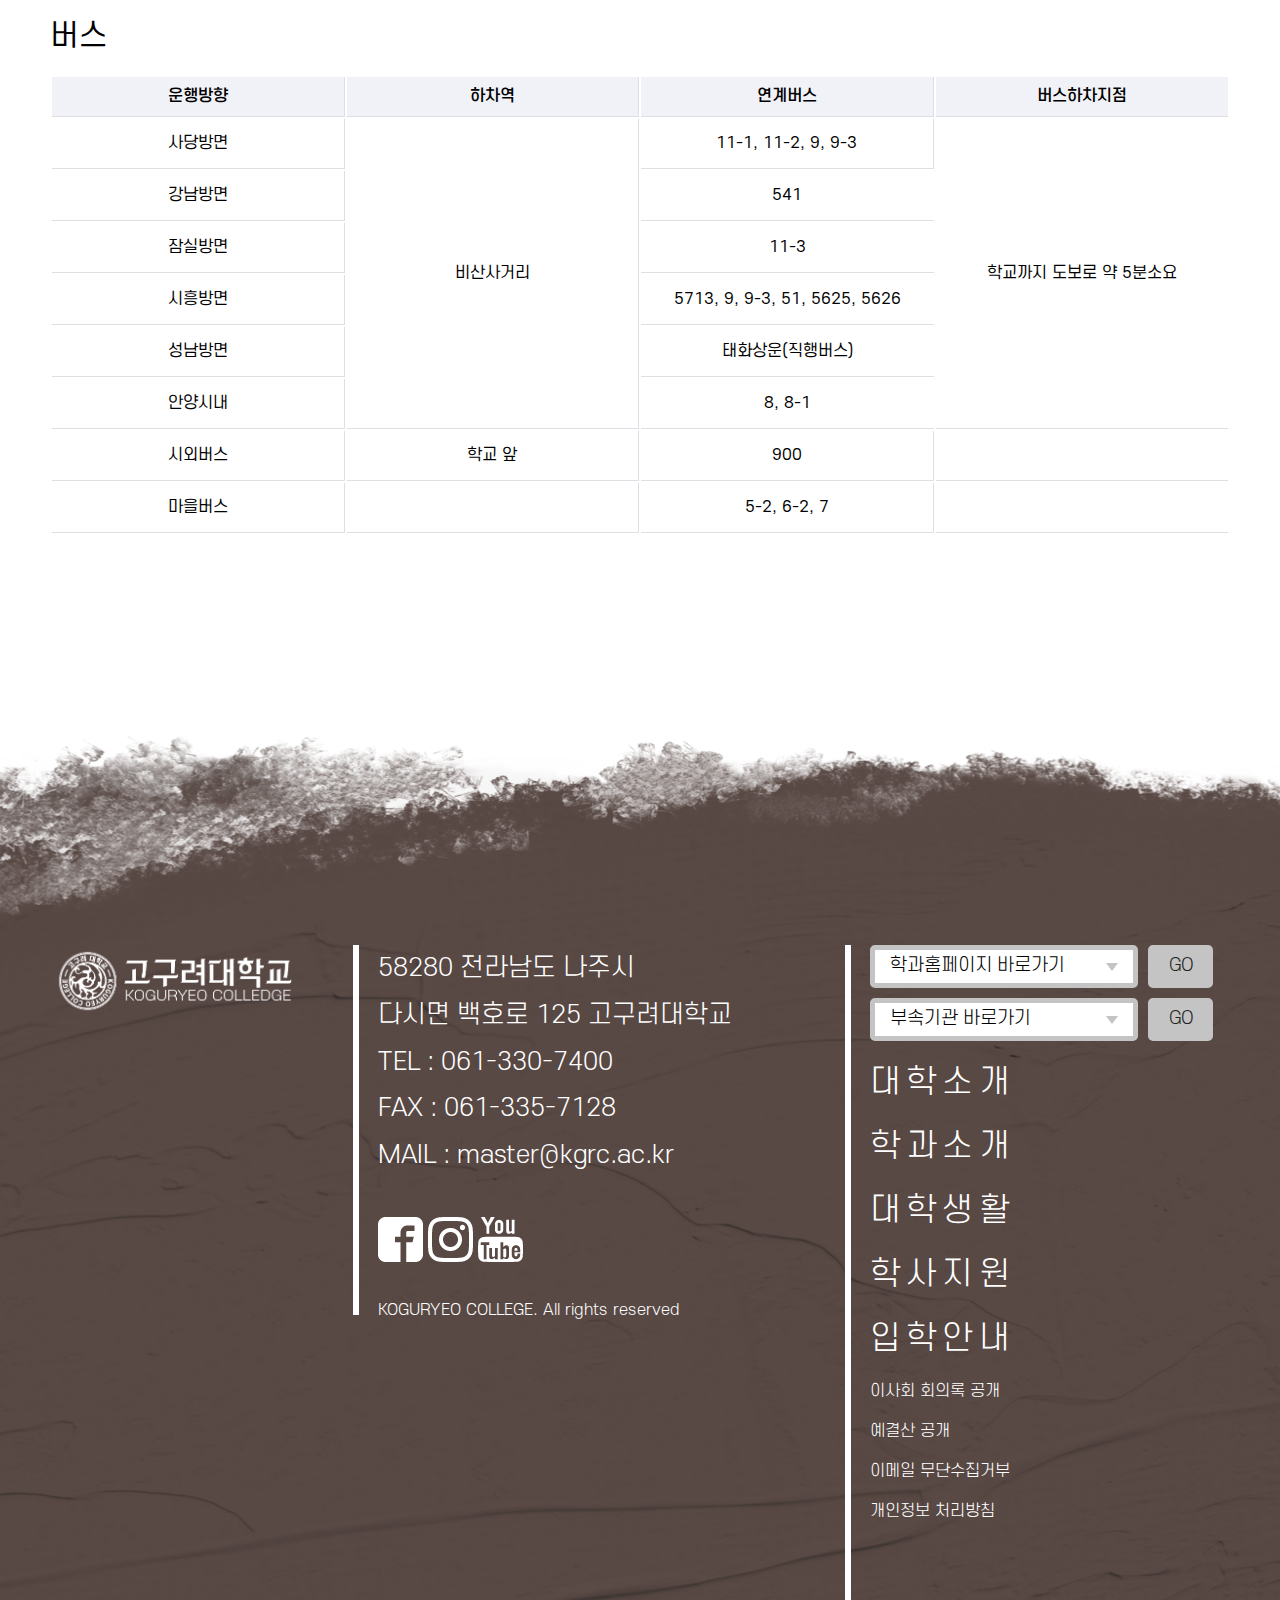
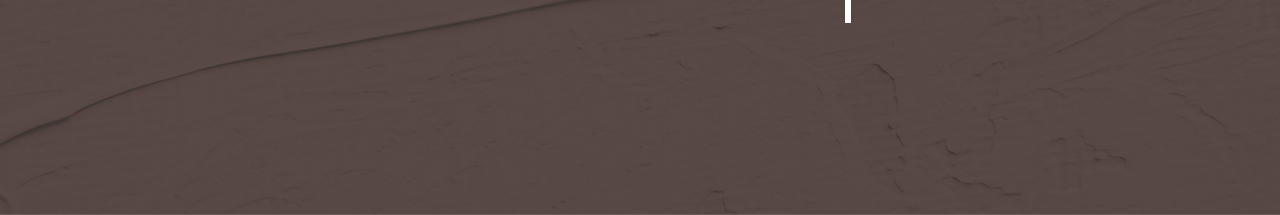
<file: info/visit.html>
<!DOCTYPE html>
<html lang="ko">

<head>
    <meta charset="UTF-8">
    <meta http-equiv="X-UA-Compatible" content="IE=edge">
    <title>찾아오시는 길｜대학소개</title>
    <link rel="icon" href="../images/01_common/kgr_logo.ico" type="image/x-icon">
    <link rel="stylesheet" href="../css/common.css">
    <link rel="stylesheet" href="../css/sub_common.css">
    <link rel="stylesheet" href="../css/visit.css">
    <script src="../js/jquery-1.12.4.min.js"></script>
    <script src="../js/common.js"></script>
    <script src="../js/tab.js"></script>
    <script type="text/javascript" src="//dapi.kakao.com/v2/maps/sdk.js?appkey=695a5c55fc17c4e1e18e0141bd05749c">
    </script>
    <script>
        $(document).ready(function () {
            var container = document.getElementById('map');
            var options = {
                center: new kakao.maps.LatLng(35.007783, 126.649091),
                level: 3
            };

            var map = new kakao.maps.Map(container, options);
            // 마커가 표시될 위치입니다 
            var markerPosition = new kakao.maps.LatLng(35.007783, 126.649091);

            // 마커를 생성합니다
            var marker = new kakao.maps.Marker({
                position: markerPosition
            });


            // 마커가 지도 위에 표시되도록 설정합니다
            marker.setMap(map);
        });
    </script> 
</head>

<body>
    <div id="skip">
        <a href="#content">본문 바로가기</a>
    </div>

    <header id="header" class="white">
        <h1 class="logo"><a href="">
                <span class="blind">고구려대학교</span>
            </a></h1>
            <div>
                <nav id="gnb">
                    <h2 class="blind">주메뉴</h2>
                    <ul>
                        <li><a href="">대학소개</a>
                            <ul>
                                <li><a href="president.html">인사말</a></li>
                                <li><a href="history.html">대학연혁</a></li>
                                <li><a href="../fix.html">대학비전</a></li>
                                <li><a href="../fix.html">학교상징</a></li>
                                <li><a href="../fix.html">연락처</a></li>
                                <li><a href="visit.html">찾아오시는 길</a></li>
                            </ul>
                        </li>
                        <li><a href="">학과소개</a>
                            <ul>
                                <li><a href="../major/dental.html">치위생과</a></li>
                                <li><a href="../fix.html">곤충산업복지과</a></li>
                                <li><a href="../fix.html">미용관광복지과</a></li>
                                <li><a href="../fix.html">토목조경과</a></li>
                                <li><a href="../fix.html">에너지복지과</a></li>
                                <li><a href="../fix.html">유아교육과</a></li>
                            </ul>
                        </li>
                        <li><a href="">대학생활</a>
                            <ul>
                                <li><a href="../fix.html">학생지원</a></li>
                                <li><a href="../campus/festival.html">학교문화</a></li>
                                <li><a href="../campus/notice.html">알림/참여</a></li>
                            </ul>
                        </li>
                        <li><a href="">학사지원</a>
                            <ul>
                                <li><a href="../fix.html">학사일정</a></li>
                                <li><a href="../fix.html">장학제도</a></li>
                                <li><a href="../fix.html">학사 Q&amp;A</a></li>
                            </ul>
                        </li>
                        <li><a href="../fix.html">입학안내</a>
                            <ul>
                                <li><a href="../fix.html">수시 및 정시</a></li>
                                <li><a href="../guide/matri.html" target="_blank" title="새 창 열림">입학 정보</a></li>
                            </ul>
                        </li>
                    </ul>
                </nav>
            </div>
        <div class="search">
            <a href=""></a>
        </div>
    </header>
    <!--//header -->
    
    <section id="content">
        <div class="title_bg visit white">
            <h2>학교소개</h2>
            <nav class="breadcrumb" aria-label="사이트 이동 경로">
                <ol class="d_f">
                    <li>
                        <a href="../index.html">HOME</a>
                    </li>
                    <li>학교소개</li>
                    <li aria-current="page">찾아오시는길</li>
                </ol>
            </nav>
        </div>
        <div class="inner">
            <h3>찾아오시는길</h3>
            <div id="visit_tab">
                <ul class="clearfix tablist" role="tablist" aria-label="연혁 연도별">
                    <li role="tab" aria-controls="tabpanel1" id="tab1" class="tab first">
                        <span>대중교통 이용</span>
                    </li>
                    <li role="tab" aria-controls="tabpanel2" id="tab2" class="tab">
                        <span>셔틀버스 이용</span>
                    </li>
                    <li role="tab" aria-controls="tabpanel3" id="tab3" class="tab last">
                        <span>자가용 이용</span>
                    </li>
                    <li id="map"></li>     
                </ul>
                <div role="tabpanel" aria-labelledby="tab1" id="tabpanel1" class="tabpanel">
                    <div class="metro">
                        <h4>지하철</h4>
                        <div class="table_wrap">
                            <table>
                                <caption>
                                    <p class="blind">지하철 운행표</p>
                                </caption>
                                <colgroup>
                                    <col style="width:25%">
                                    <col style="width:25%">
                                    <col style="width:25%">
                                    <col style="width:25%">
                                </colgroup>
                                <thead>
                                    <tr>
                                        <th scope="col">노선</th>
                                        <th scope="col">하차역</th>
                                        <th scope="col">연계버스</th>
                                        <th scope="col">버스하차지점</th>
                                    </tr>
                                </thead>
                                <tbody>
                                    <tr>
                                        <td>1호선</td>
                                        <td>안양역</td>
                                        <td>마을버스3번</td>
                                        <td>정문</td>
                                    </tr>
                                    <tr>
                                        <td>2호선</td>
                                        <td>사당역</td>
                                        <td>11-1, 11-2, 9, 9-3</td>
                                        <td>비산사거리</td>
                                    </tr>
                                    <tr>
                                        <td>3호선</td>
                                        <td>인덕원역</td>
                                        <td>4425, 11-1, 11-2, 11-3, 8, 8-1, 9-3, 51</td>
                                        <td>비산사거리</td>
                                    </tr>
                                    <tr>
                                        <td>4호선</td>
                                        <td>범계역 </td>
                                        <td>6-2, 5-1(마을버스), 7</td>
                                        <td>정문</td>
                                    </tr>
                                </tbody>
                            </table>
                        </div>
                    </div>
                    <div class="bus">
                        <h4>버스</h4>
                        <div class="table_wrap">
                            <table>
                                <caption>
                                    <p class="blind">버스 운행표</p>
                                </caption>
                                <colgroup>
                                    <col style="width:25%">
                                    <col style="width:25%">
                                    <col style="width:25%">
                                    <col style="width:25%">
                                </colgroup>
                                <thead>
                                    <tr>
                                        <th scope="col">운행방향</th>
                                        <th scope="col">하차역</th>
                                        <th scope="col">연계버스</th>
                                        <th scope="col">버스하차지점</th>
                                    </tr>
                                </thead>
                                <tbody>
                                    <tr>
                                        <td>사당방면</td>
                                        <td rowspan="6">비산사거리</td>
                                        <td>11-1, 11-2, 9, 9-3</td>
                                        <td rowspan="6">학교까지 도보로 약 5분소요</td>
                                    </tr>
                                    <tr>
                                        <td>강남방면</td>
                                        <td>541</td>
                                    </tr>
                                    <tr>
                                        <td>잠실방면</td>
                                        <td>11-3</td>
                                    </tr>
                                    <tr>
                                        <td>시흥방면</td>
                                        <td>5713, 9, 9-3, 51, 5625, 5626</td>
                                    </tr>
                                    <tr>
                                        <td>성남방면</td>
                                        <td>태화상운(직행버스)</td>
                                    </tr>
                                    <tr>
                                        <td>안양시내</td>
                                        <td>8, 8-1</td>
                                    </tr>
                                    <tr>
                                        <td>시외버스</td>
                                        <td>학교 앞</td>
                                        <td>900</td>
                                        <td></td>
                                    </tr>
                                    <tr>
                                        <td>마을버스</td>
                                        <td></td>
                                        <td>5-2, 6-2, 7</td>
                                        <td></td>
                                    </tr>
                                </tbody>
                            </table>
                        </div>
                    </div>
                </div>   
                <div role="tabpanel" aria-labelledby="tab2" id="tabpanel2" class="tabpanel">
                    <div class="schbus">
                        <h4>통학버스 승차장 및 운행시간</h4>
                        <div class="schbus_wrap">
                            <div class="schbus_box">
                                <p>4호선 길음역 → 정문</p>
                                <div class="table_wrap">
                                    <table>
                                        <caption>
                                            <p class="blind">통학버스 운행표</p>
                                        </caption>
                                        <thead>
                                            <tr>
                                                <th scope="col">순서</th>
                                                <th scope="col">1호차</th>
                                                <th scope="col">2호차</th>
                                            </tr>
                                        </thead>
                                        <tbody>
                                            <tr>
                                                <td>1</td>
                                                <td>10:20</td>
                                                <td>10:40</td>
                                            </tr>
                                            <tr>
                                                <td>2</td>
                                                <td>11:20</td>
                                                <td>11:40</td>
                                            </tr>
                                            <tr>
                                                <td>3</td>
                                                <td>12:45</td>
                                                <td>13:15</td>
                                            </tr>
                                            <tr>
                                                <td>4</td>
                                                <td>13:45</td>
                                                <td>14:15</td>
                                            </tr>
                                            <tr>
                                                <td>5</td>
                                                <td>14:45</td>
                                                <td>15:15</td>
                                            </tr>
                                            <tr>
                                                <td>6</td>
                                                <td>15:45</td>
                                                <td>16:15</td>
                                            </tr>
                                            <tr>
                                                <td>7</td>
                                                <td>16:45</td>
                                                <td>17:15</td>
                                            </tr>
                                            <tr>
                                                <td>8</td>
                                                <td>17:45</td>
                                                <td>18:15</td>
                                            </tr>
                                            <tr>
                                                <td>9</td>
                                                <td>18:45</td>
                                                <td>19:15</td>
                                            </tr>
                                        </tbody>
                                    </table>
                                    <ul>
                                        <li>
                                            <strong>탑승장소</strong>
                                            : 4호선 길음역 3번 출구 50미터 전방 통학버스 승차장
                                        </li>
                                        <li>
                                            <strong>운행시간</strong>
                                            : 월~금 오전 08시 20분 ~ 10시 10분까지 5~10분 간격 운행(45인승 6대), 월~금 오전 10시 20분 ~ 19시
                                            15분(45인승 2대)
                                        </li>
                                    </ul>
                                </div>
                            </div>
                            <div class="schbus_box">
                                <p>정문 → 4호선 길음역</p>
                                <div class="table_wrap">
                                    <table>
                                        <caption>
                                            <p class="blind">통학버스 운행표</p>
                                        </caption>
                                        <thead>
                                            <tr>
                                                <th scope="col">순서</th>
                                                <th scope="col">1호차</th>
                                                <th scope="col">2호차</th>
                                            </tr>
                                        </thead>
                                        <tbody>
                                            <tr>
                                                <td>1</td>
                                                <td>11:40</td>
                                                <td>12:05</td>
                                            </tr>
                                            <tr>
                                                <td>2</td>
                                                <td>13:00</td>
                                                <td>13:30</td>
                                            </tr>
                                            <tr>
                                                <td>3</td>
                                                <td>13:45</td>
                                                <td>14:15</td>
                                            </tr>
                                            <tr>
                                                <td>4</td>
                                                <td>14:00</td>
                                                <td>14:30</td>
                                            </tr>
                                            <tr>
                                                <td>5</td>
                                                <td>15:00</td>
                                                <td>15:30</td>
                                            </tr>
                                            <tr>
                                                <td>6</td>
                                                <td>16:00</td>
                                                <td>16:30</td>
                                            </tr>
                                            <tr>
                                                <td>7</td>
                                                <td>16:45</td>
                                                <td>17:15</td>
                                            </tr>
                                            <tr>
                                                <td>8</td>
                                                <td>17:00</td>
                                                <td>17:30</td>
                                            </tr>
                                            <tr>
                                                <td>9</td>
                                                <td>18:00</td>
                                                <td>18:30</td>
                                            </tr>
                                        </tbody>
                                    </table>
                                    <ul>
                                        <li>
                                            <strong>탑승장소</strong>
                                            : 정문 건너편 통학버스 승차장
                                        </li>
                                        <li>
                                            <strong>운행시간</strong>
                                            : 월~금 오전 10시 40분 ~ 19시 30분(45인승 2대)
                                        </li>
                                    </ul>
                                </div>
                            </div>
                        </div>
                    </div>    
                </div>     
                <div role="tabpanel" aria-labelledby="tab3" id="tabpanel3" class="tabpanel">        
                    <div class="car">
                        <h4>자가용</h4>
                        <ul>
                            <li>
                                <b>하남JC 방면</b>
                                서울외곽순환고속도로(10.7km, 강동대교) → 구리IC(구리.태릉) → 북부간선도로(10.0km, 하월곡) → 내부순환로(3.3km, 성산) → 정릉IC(북악터널.국민대입구)
                            </li>
                            <li>
                                <b>김포공항 방면</b>
                                올림픽대로(7.4km, 월드컵경기장) → 성산대교 → 내부순환로(12.1km, 고가도로) → 정릉IC(정릉) → 정릉로(1.3km) → 내부순환로(0.6km, 홍은.성산) → 정릉IC(북악터널.국민대입구)
                            </li>
                            <li>
                                <b>한남IC  방면</b>
                                한남대교 → 강변북로(2.4km, 잠실대교) → 동부간선도로(2.2km, 의정부) → 내부순환로(10.7km, 성산) → 정릉IC(북악터널.국민대입구)
                            </li>
                            <li>
                                <b>의정부IC 방면</b>
                                동부간선도로(7.4km, 강일) → 월릉IC(석계역) → 북부간선도로(3.9km, 하월곡) → 내부순환로(3.3km, 성산) → 정릉IC(북악터널.국민대입구)
                            </li>
                        </ul>
                    </div>
                </div>
            </div>    
        </div>
    </section>
    <!--//content -->

    <footer id="footer" class="p_r">
        <div class="wrap">
          <div id="block1" class="f_l">
            <a href="../index.html"><img src="../images/01_common/kgr_logo_long_white.png" alt="고구려 대학교"></a>
          </div>
          <div id="block2" class="f_block f_l">
              <p>58280 전라남도 나주시<br>
              다시면 백호로 125 고구려대학교<br>
              TEL : 061-330-7400<br>
              FAX : 061-335-7128<br>
              MAIL : master@kgrc.ac.kr</p>
            <div class="icons">
              <a href="http://www.facebook.com/" title="페이스북"><img src="../images/01_common/icon_facebook.png" alt="페이스북"></a>
              <a href="http://www.instagram.com/" title="인스타그램"><img src="../images/01_common/icon_instagram.png" alt="인스타그램"></a>
              <a href="http://www.youtube.com/" title="유튜브"><img src="../images/01_common/icon_youtube.png" alt="유튜브"></a>
            </div>
            <p>KOGURYEO COLLEGE. All rights reserved</p>
          </div>
          <div id="block3" class="f_block f_l">
            <div class="family d_f p_r">
              <a href="" class="btn_fopen p_r" role="button">학과홈페이지 바로가기</a>
              <ul>
                <li><a href="../major/dental.html">치위생과</a></li>
                <li><a href="../fix.html">곤충산업복지과</a></li>
                <li><a href="../fix.html">미용관광복지과</a></li>
                <li><a href="../fix.html">토목조경과</a></li>
                <li><a href="../fix.html">에너지복지과</a></li>
                <li><a href="../fix.html">유아교육과</a></li>
              </ul>
              <a href="" class="btn_go">GO</a>
            </div>
            <div class="family d_f p_r">
              <a href="" class="btn_fopen p_r" role="button">부속기관 바로가기</a>
              <ul>
                <li><a href="../campus/library.html">도서관</a></li>
                <li><a href="../fix.html">정보전산원</a></li>
                <li><a href="../fix.html">생활관</a></li>
                <li><a href="../fix.html">어학원</a></li>
                <li><a href="../fix.html">평생교육원</a></li>
              </ul>
              <a href="" class="btn_go">GO</a>
            </div>
            <ul class="f_navitem1">
              <li><a href="../info/president.html">대학소개</a></li>
              <li><a href="../major/dental.html">학과소개</a></li>
              <li><a href="../campus/notice.html">대학생활</a></li>
              <li><a href="../fix.html">학사지원</a></li>
              <li><a href="../guide/matri.html">입학안내</a></li>
            </ul>
            <ul class="f_navitem2">
              <li>이사회 회의록 공개</li>
              <li>예결산 공개</li>
              <li>이메일 무단수집거부</li>
              <li>개인정보 처리방침</li>
            </ul>
          </div>
        </div>
      </footer>

</body>
</html>
</file>
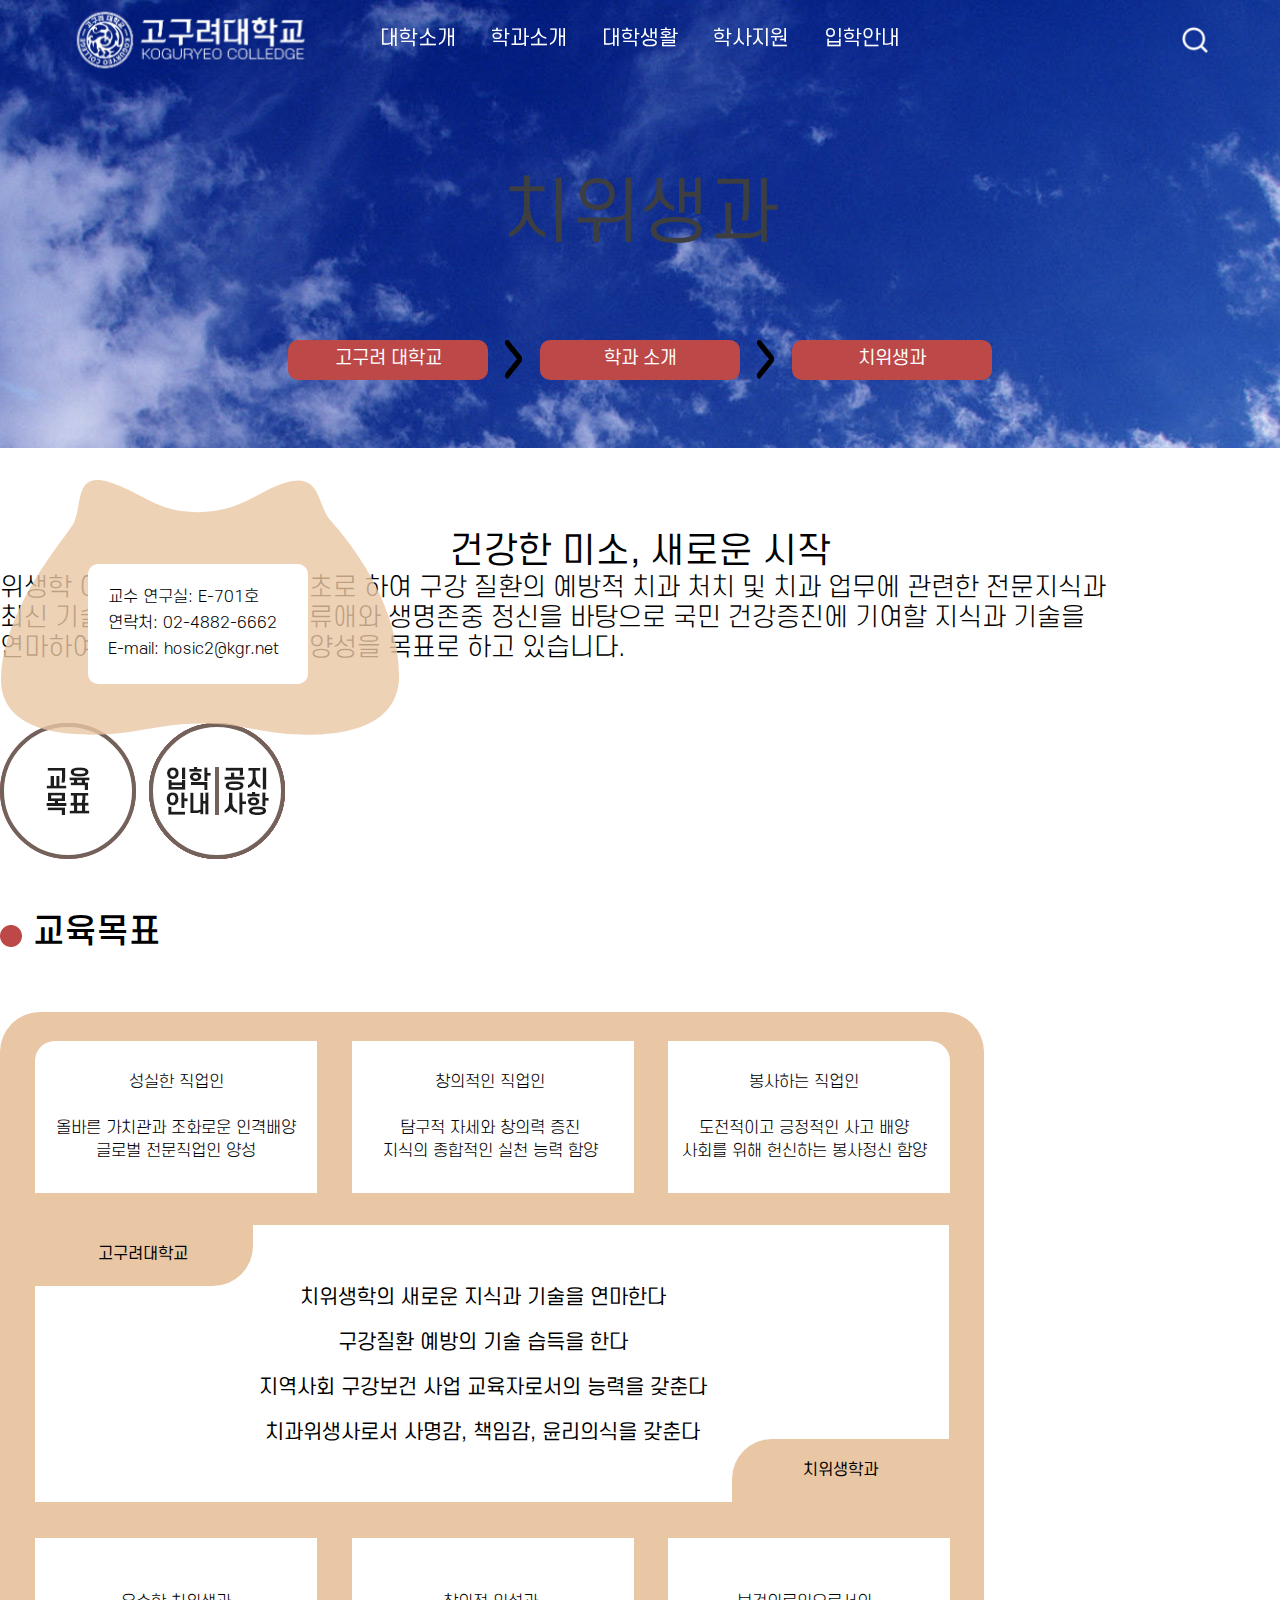
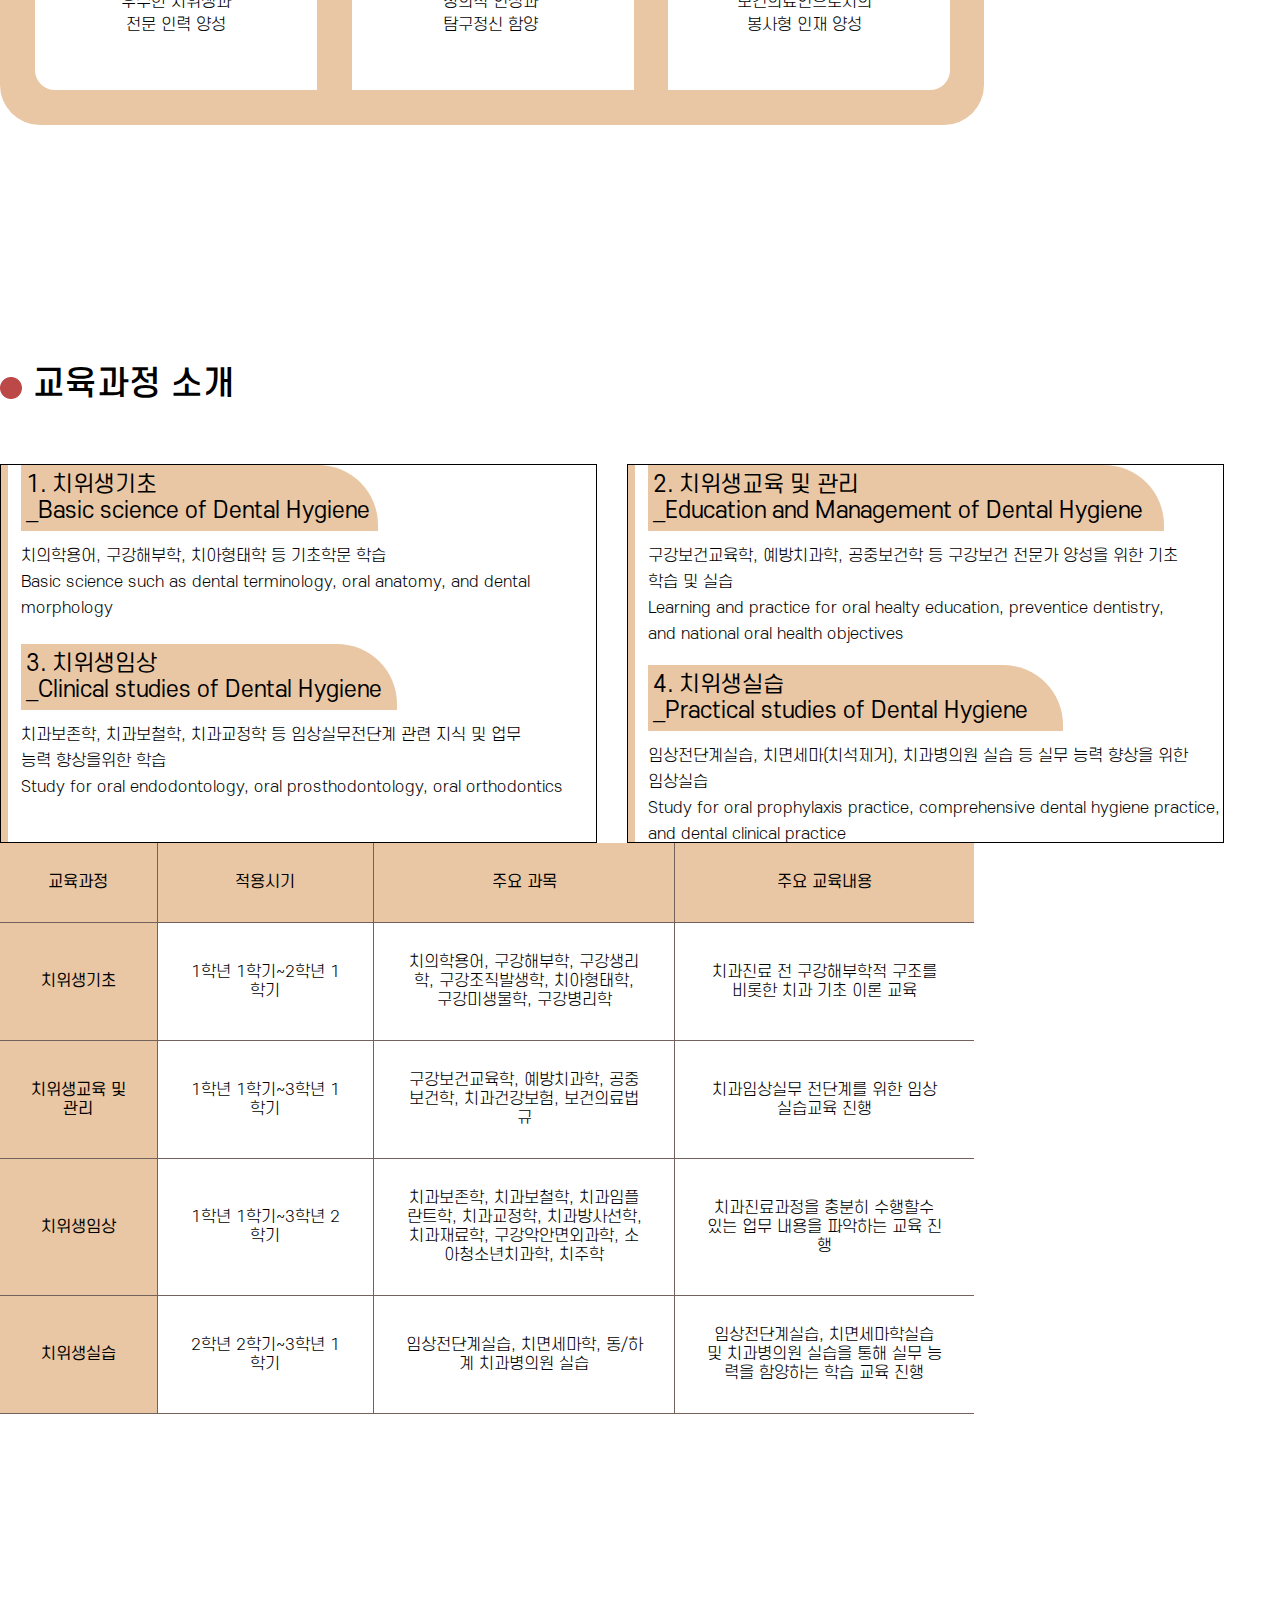
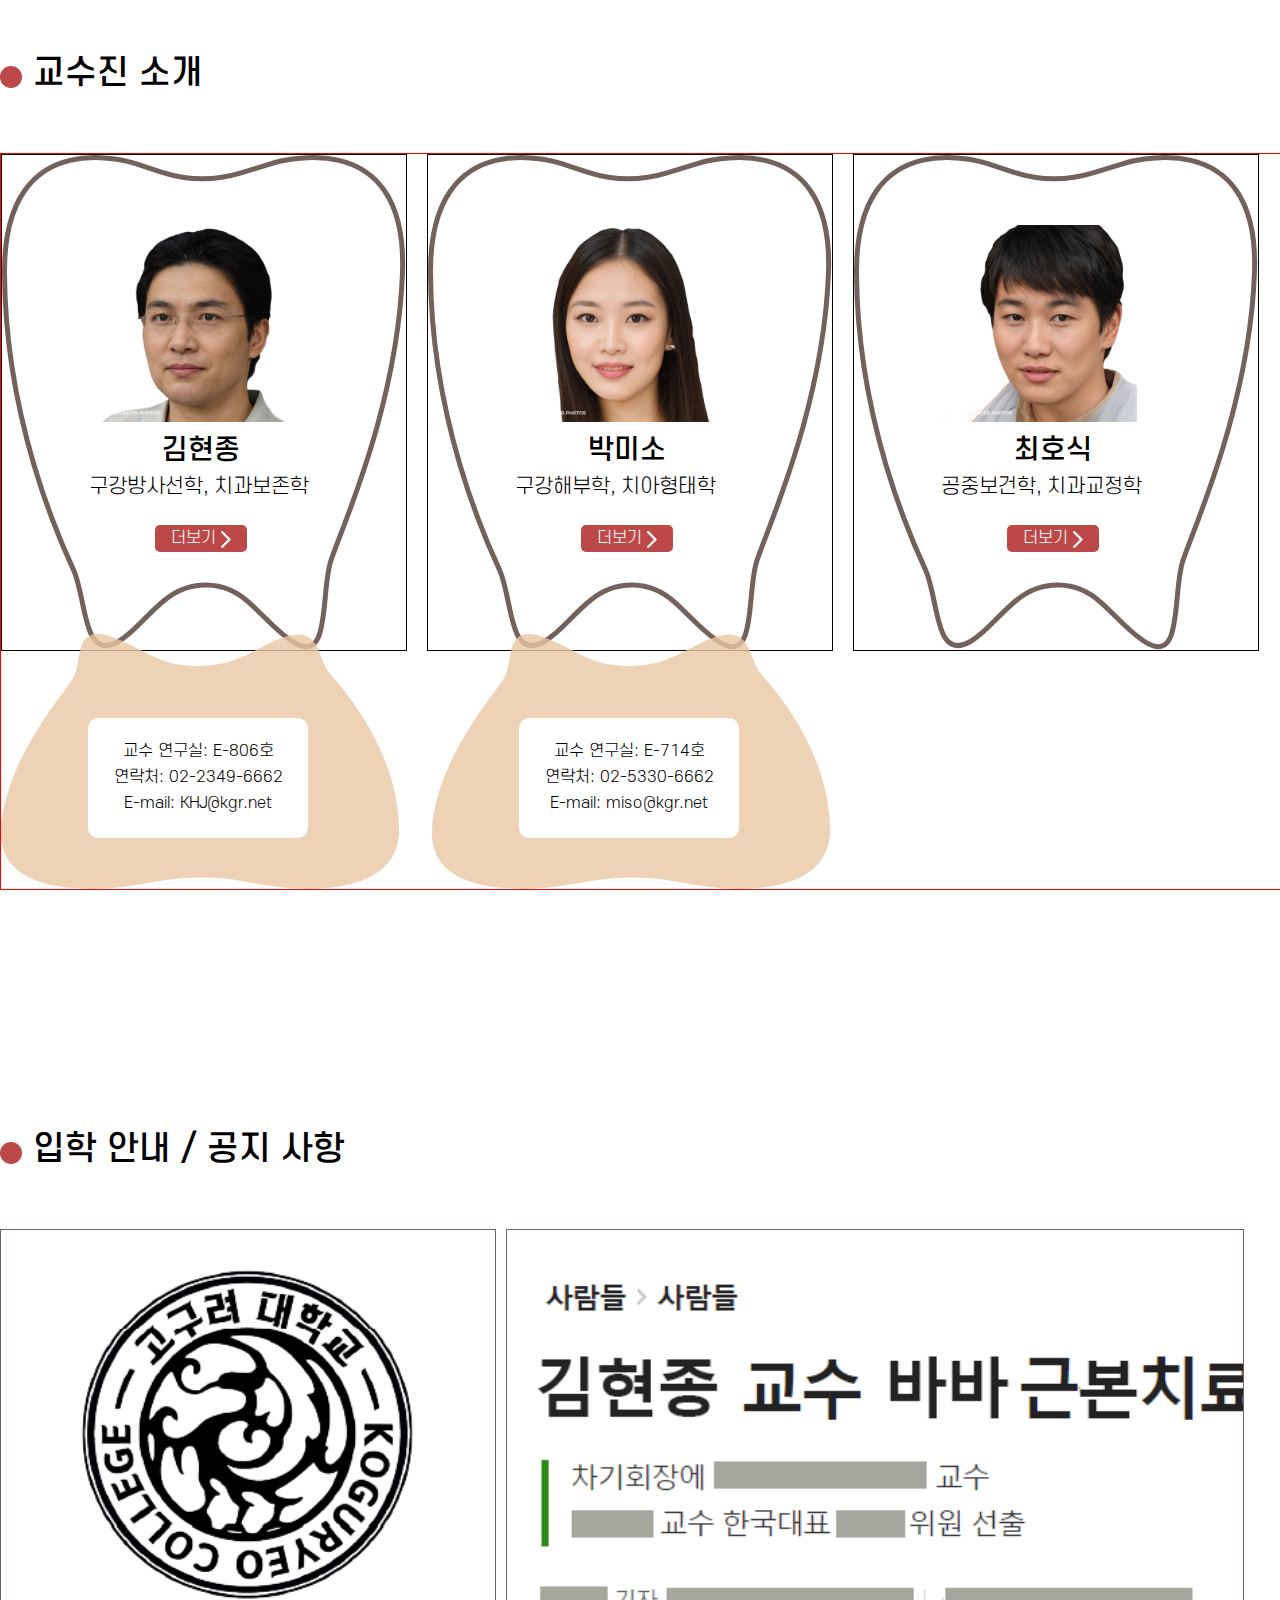
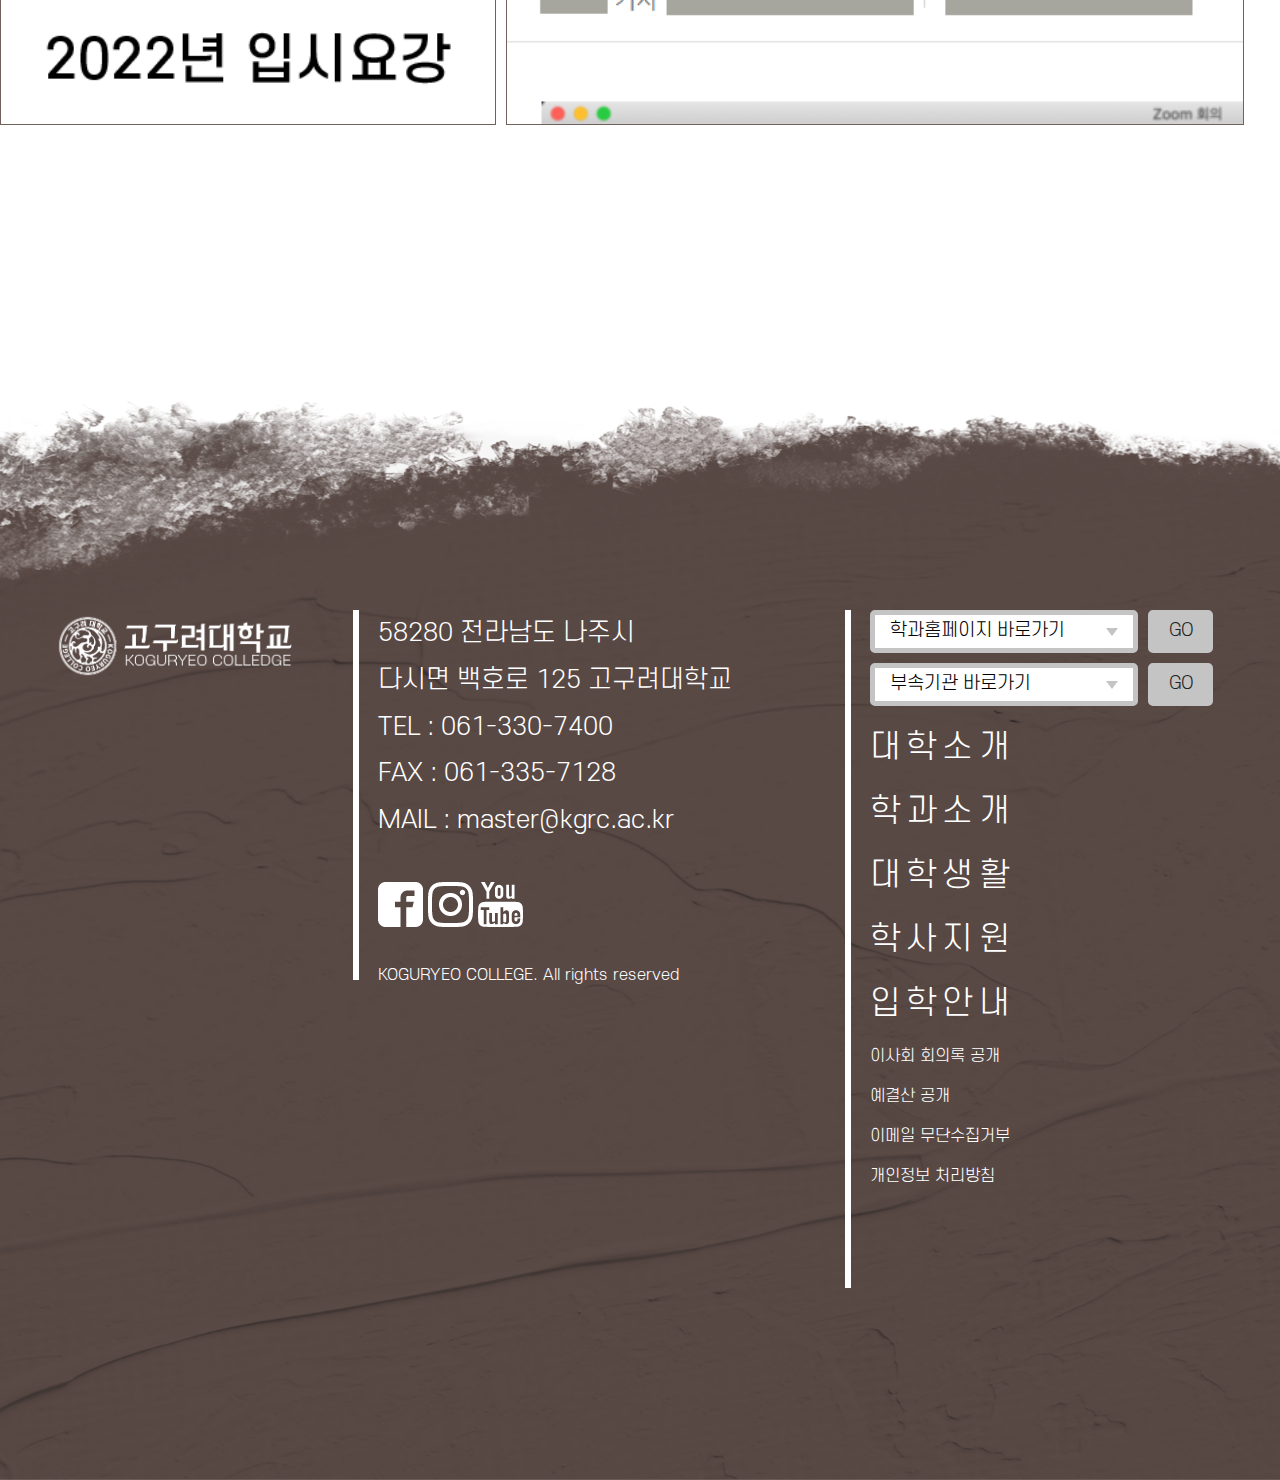
<file: major/dental.html>
<!DOCTYPE html>
<html lang="ko">

<head>
  <meta charset="UTF-8">
  <meta http-equiv="X-UA-Compatible" content="IE=edge">
  <meta name="viewport" content="width=device-width, initial-scale=1.0">
  <title> 치위생과 ⎮ 고구려대학교</title>
  <link rel="stylesheet" href="../css/common.css">
  <link rel="stylesheet" href="../css/sub_common.css">
  <link rel="stylesheet" href="../css/dental.css">
  <script src="../js/jquery-1.12.4.min.js"></script>
  <script src="../js/common.js"></script>
</head>

<body>
  <div id="skip">
    <a href="#content">본문 바로가기</a>
  </div>
  <header class="header white" id="header">
    <h1 class="logo"><a href="../index.html">
      <span class="blind">고구려대학교</span>
  </a></h1>
<div>
  <nav id="gnb">
      <h2 class="blind">주메뉴</h2>
      <ul>
          <li class=""><a href="">대학소개</a>
              <ul>
                  <li><a href="../info/president.html">인사말</a></li>
                  <li><a href="../info/history.html">대학연혁</a></li>
                  <li><a href="">대학비전</a></li>
                  <li><a href="">학교상징</a></li>
                  <li><a href="">연락처</a></li>
                  <li><a href="../info/visit.html">찾아오시는 길</a></li>
              </ul>
          </li>
          <li><a href="">학과소개</a>
              <ul>
                  <li><a href="dental.html">치위생과</a></li>
                  <li><a href="">곤충산업복지과</a></li>
                  <li><a href="">미용관광복지과</a></li>
                  <li><a href="">토목조경과</a></li>
                  <li><a href="">에너지복지과</a></li>
                  <li><a href="">유아교육과</a></li>
              </ul>
          </li>
          <li class=""><a href="">대학생활</a>
              <ul>
                  <li><a href="">학생지원</a></li>
                  <li><a href="../campus/festival.html">학교문화</a></li>
                  <li><a href="../campus/notice.html">알림/참여</a></li>
              </ul>
          </li>
          <li><a href="">학사지원</a>
              <ul>
                  <li><a href="">학사일정</a></li>
                  <li><a href="">장학제도</a></li>
                  <li><a href="">학사 Q&amp;A</a></li>
              </ul>
          </li>
          <li class=""><a href="" title="새 창 열림">입학안내</a>
              <ul>
                  <li><a href="">수시 및 정시</a></li>
                  <li><a href="">입학 정보</a></li>
              </ul>
          </li>
      </ul>
  </nav>
</div>
<div class="search">
  <a href=""></a>
</div>
  </header>
    <section id="section">
      <div class="title_bg notice dark">
        <h2>치위생과</h2>
        <nav class="breadcrumb" aria-label="사이트 이동 경로">
            <ol class="d_f">
                <li>
                    <a href="../index.html">고구려 대학교</a>
                </li>
                <li>학과 소개</li>
                <li aria-current="page">치위생과</li>
            </ol>
        </nav>
    </div>
      <div id="start">
        <strong>건강한 미소, 새로운 시작</strong>
        <p>위생학 이론과 임상실습을 기초로 하여 구강 질환의 예방적 치과 처치 및 치과 업무에 관련한 전문지식과 <br>최신 기술을 습득함으로써 인류애와 생명존중 정신을 바탕으로 국민 건강증진에 기여할
          지식과 기술을 <br>연마하여 전문직 치과위생사 양성을 목표로 하고 있습니다.</p>
        <ul>
          <li class="shortcut f_l"><a href=""><img src="../images/10_dental/goal1.png" alt="교육목표"></a></li>
          <li class="shortcut f_l"><a href=""><img src="../images/10_dental/curriculum2.png" alt="교육과정 소개"></a></li>
          <li class="shortcut f_l"><a href=""><img src="../images/10_dental/prof3.png" alt="교수소개"></a></li>
          <li class="shortcut f_l"><a href=""><img src="../images/10_dental/notice4.png" alt="입학안내와 공지사항"></a></li>
        </ul>
      </div>
      <h4>교육목표</h4>
      <div id="goal">
        <strong>고구려대학교</strong>
        <ul id="goal1" class="goaltxt">
          <li>
            <p>성실한 직업인<br><br>올바른 가치관과 조화로운 인격배양<br>글로벌 전문직업인 양성</p>
          </li>
          <li>
            <p>창의적인 직업인<br><br>탐구적 자세와 창의력 증진<br>지식의 종합적인 실천 능력 함양</p>
          </li>
          <li>
            <p>봉사하는 직업인<br><br>도전적이고 긍정적인 사고 배양<br>사회를 위해 헌신하는 봉사정신 함양</p>
          </li>
        </ul>
        <strong>치위생학과</strong>
        <ul id="goal2" class="goaltxt">
          <li>
            <p>우수한 치위생과<br>전문 인력 양성</p>
          </li>
          <li>
            <p>창의적 인성과<br>탐구정신 함양</p>
          <li>
          <li>
            <p>보건의료인으로서의<br>봉사형 인재 양성</p>
          </li>
        </ul>
        <strong>치위생학의 새로운 지식과 기술을 연마한다<br>
          구강질환 예방의 기술 습득을 한다<br>
          지역사회 구강보건 사업 교육자로서의 능력을 갖춘다<br>
          치과위생사로서 사명감, 책임감, 윤리의식을 갖춘다<br></strong>
      </div>
      <h4>교육과정 소개</h4>
      <div id="curriculum">
        <div id="column1" class="column">
          <div class="txtbox">
            <strong>1. 치위생기초<br>
              _Basic science of Dental Hygiene</strong>
            <p>치의학용어, 구강해부학, 치아형태학 등 기초학문 학습<br>
              Basic science such as dental terminology, oral anatomy, and dental <br>morphology</p>
          </div>
          <div class="txtbox">
            <strong>3. 치위생임상<br>
              _Clinical studies of Dental Hygiene</strong>
            <p>치과보존학, 치과보철학, 치과교정학 등 임상실무전단계 관련 지식 및 업무 <br>능력 향상을위한 학습<br>
              Study for oral endodontology, oral prosthodontology, oral orthodontics</p>
          </div>
        </div>
        <div id="column2" class="column">
          <div class="txtbox">
            <strong>2. 치위생교육 및 관리<br>
              _Education and Management of Dental Hygiene</strong>
            <p>구강보건교육학, 예방치과학, 공중보건학 등 구강보건 전문가 양성을 위한 기초 <br>학습 및 실습<br>
              Learning and practice for oral healty education, preventice dentistry, <br>and national oral health
              objectives</p>
          </div>
          <div class="txtbox">
            <strong>4. 치위생실습<br>
              _Practical studies of Dental Hygiene</strong>
            <p>임상전단계실습, 치면세마(치석제거), 치과병의원 실습 등 실무 능력 향상을 위한 <br>임상실습<br>
              Study for oral prophylaxis practice, comprehensive dental hygiene practice, and dental clinical
              practice
            </p>
          </div>
        </div>
        <table id="process">
          <caption class="blind">치위생학과 교육과정</caption>
          <colgroup>
            <col class="wid190">
            <col class="wid272">
            <col class="wid388">
            <col class="wid388">
            <col class="wid396">
          </colgroup>
          <thead>
            <tr>
              <th scope="col" id="a">교육과정</th>
              <th scope="col" id="b">적용시기</th>
              <th scope="col" id="c">주요 과목</th>
              <th scope="col" id="d">주요 교육내용</th>
            </tr>
          </thead>
          <tbody>
            <tr>
              <th scope="row" id="c1">치위생기초</th>
              <td scope="c1 b" id="c1">1학년 1학기~2학년 1학기</td>
              <td td scope="c1 c" id="c1">치의학용어, 구강해부학, 구강생리학, 구강조직발생학, 치아형태학, 구강미생물학, 구강병리학</td>
              <td scope="c1 d" id="c1">치과진료 전 구강해부학적 구조를 비롯한 치과 기초 이론 교육</td>
            </tr>
            <tr>
              <th scope="row" id="c1">치위생교육 및 관리</th>
              <td scope="c1 b" id="c1">1학년 1학기~3학년 1학기 </td>
              <td td scope="c1 c" id="c1">구강보건교육학, 예방치과학, 공중보건학, 치과건강보험, 보건의료법규</td>
              <td scope="c1 d" id="c1">치과임상실무 전단계를 위한 임상실습교육 진행
              </td>
            </tr>
            <tr>
              <th scope="row" id="c1">치위생임상</th>
              <td scope="c1 b" id="c1">1학년 1학기~3학년 2학기 </td>
              <td td scope="c1 c" id="c1">치과보존학, 치과보철학, 치과임플란트학, 치과교정학, 치과방사선학, 치과재료학, 구강악안면외과학, 소아청소년치과학, 치주학 </td>
              <td scope="c1 d" id="c1">치과진료과정을 충분히 수행할수 있는 업무 내용을 파악하는 교육 진행
              </td>
            </tr>
            <tr>
              <th scope="row" id="c1">치위생실습</th>
              <td scope="c1 b" id="c1">2학년 2학기~3학년 1학기 </td>
              <td td scope="c1 c" id="c1">임상전단계실습, 치면세마학, 동/하계 치과병의원 실습 </td>
              <td scope="c1 d" id="c1">임상전단계실습, 치면세마학실습 및 치과병의원 실습을 통해 실무 능력을 함양하는 학습 교육 진행
              </td>
            </tr>
          </tbody>
        </table>
      </div>
      <h4>교수진 소개</h4>
      <div id="tooth">
        <div id="tooth1">
          <div class="toothprof">
            <img src="../images/10_dental/semioldman.png" alt="">
            <strong>김현종</strong>
            <p>구강방사선학, 치과보존학</p>
            <a href="">더보기</a>
          </div>
          <div class="toothshadow" id="tooths1">
            <p>교수 연구실: E-806호<br>
              연락처: 02-2349-6662<br>
              E-mail: KHJ@kgr.net</p>
          </div>
        </div>
        <div id="tooth2">
          <div class="toothprof">
            <img src="../images/10_dental/woman.png" alt="">
            <strong>박미소</strong>
            <p>구강해부학, 치아형태학</p>
            <a href="">더보기</a>
          </div>
          <div class="toothshadow" id="tooths2">
            <p>교수 연구실: E-714호 <br>
              연락처: 02-5330-6662<br>
              E-mail: miso@kgr.net</p>
          </div>
        </div>
        <div id="tooth3">
          <div class="toothprof">
            <img src="../images/10_dental/youngman.png" alt="">
            <strong>최호식</strong>
            <p>공중보건학, 치과교정학</p>
            <a href="">더보기</a>
          </div>
        </div>
        <div class="toothshadow" id="tooths3">
          <p>교수 연구실: E-701호<br>
            연락처: 02-4882-6662<br>
            E-mail: hosic2@kgr.net</p>
        </div>
      </div>  
    <h4>입학 안내 / 공지 사항</h4>
    <div div id="news">
     <a href="" title="새 창 열기">
        <img src="../images/10_dental/news1.png" alt="">
       <p>2022년 치위생과 입시요강 개편 소식</p>
      </a>
     <a href="" title="새 창 열기">
       <img src="../images/10_dental/news2.png" alt="">
       <p>김현종 교수의 바바근본학회본맹 회장 취임을 축하드립니다</p>
      </a>
    </div>
  </section>
  <footer class="p_r"id="footer">
    <div class="wrap">
      <div id="block1" class="f_l">
        <a href="../index.html"><img src="../images/01_common/kgr_logo_long_white.png" alt="고구려 대학교"></a>
      </div>
      <div id="block2" class="f_block f_l">
          <p>58280 전라남도 나주시<br>
          다시면 백호로 125 고구려대학교<br>
          TEL : 061-330-7400<br>
          FAX : 061-335-7128<br>
          MAIL : master@kgrc.ac.kr</p>
        <div class="icons">
          <a href="" title="페이스북"><img src="../images/01_common/icon_facebook.png" alt="페이스북"></a>
          <a href="" title="인스타그램"><img src="../images/01_common/icon_instagram.png" alt="인스타그램"></a>
          <a href="" title="유튜브"><img src="../images/01_common/icon_youtube.png" alt="유튜브"></a>
        </div>
        <p>KOGURYEO COLLEGE. All rights reserved</p>
      </div>
      <div id="block3" class="f_block f_l">
        <div class="family d_f p_r">
          <a href="" class="btn_fopen p_r" role="button">학과홈페이지 바로가기</a>
          <ul>
            <li><a href="">치위생과</a></li>
            <li><a href="">곤충산업복지과</a></li>
            <li><a href="">미용관광복지과</a></li>
            <li><a href="">토목조경과</a></li>
            <li><a href="">에너지복지과</a></li>
            <li><a href="">유아교육과</a></li>
          </ul>
          <a href="" class="btn_go">GO</a>
        </div>
        <div class="family d_f p_r">
          <a href="" class="btn_fopen p_r" role="button">부속기관 바로가기</a>
          <ul>
            <li><a href="">도서관과</a></li>
            <li><a href="">정보전산원</a></li>
            <li><a href="">생활관</a></li>
            <li><a href="">어학원</a></li>
            <li><a href="">평생교육원</a></li>
          </ul>
          <a href="" class="btn_go">GO</a>
        </div>
        <ul class="f_navitem1">
          <li><a href="">대학소개</a></li>
          <li><a href="">학과소개</a></li>
          <li><a href="">대학생활</a></li>
          <li><a href="">학사지원</a></li>
          <li><a href="">입학안내</a></li>
        </ul>
        <ul class="f_navitem2">
          <li>이사회 회의록 공개</li>
          <li>예결산 공개</li>
          <li>이메일 무단수집거부</li>
          <li>개인정보 처리방침</li>
        </ul>
      </div>
    </div>
  </footer>
  </div>
</body>

</html>
</file>
<file: css/common.css>
@charset "utf-8";
@import url("../css/s_core_all.css");

body, ul, ol, p, h1, h2, h3, h4, h5, h6{margin: 0;padding: 0;}
ul, ol{list-style: none;}
a:link, a:visited, a:hover, a:active{text-decoration: none;color: inherit;}
img{border: none;vertical-align: top;}
header, nav, section, footer{display: block;}
address{font-style: normal;}

body{font-family: SCoreDream, "맑은 고딕", "Malgun Gothic", "나눔고딕", NanumGothic, sans-serif; font-size: 16px; font-weight: 400;}
/* 공통 */
.blind{width: 1px;height: 1px; overflow: hidden; position: absolute; border: none; clip: rect(1px 1px 1px 1px); clip-path: inset(50%);}
.d_n{display: none;}
.d_f{display: -webkit-box; display: -moz-box; display: -ms-flexbox; display: -webkit-flex; display: flex;}
.f_l{float: left;}
.f_r{float: right;}
.p_r{position: relative;}
.p_a{position: absolute;}
.clearfix::after{content: ''; display: block; clear: both;}

/* #skip */
#skip a{position: absolute; top: 0; left: -9999px; z-index: 1000;}
#skip a:focus{left: 0; width: 100%; background: #000; color: #fff; text-align: center; height: 50px; line-height: 50px;}

/* 푸터 */
#footer{height: 1080px; width: 100%; background: url("../images/01_common/footerbg.png") no-repeat center top; background-size: cover; color: #fff; margin: 0 auto;}
#footer .wrap{position: absolute; top: 0; left: calc(50% - 600px); width: 1200px; margin: 0 auto; padding-top: 210px; justify-content: center;display: -webkit-box; display: -moz-box; display: -ms-flexbox; display: -webkit-flex; display: flex; justify-content: space-around;} 
.f_block{padding-left: 25px;position: relative;margin-left: 36px;}
.f_block::after{content: "";height: 100%;width: 6px;background: #fff;top: 0;left: 0;position: absolute;}

/* .wrap{top: 204px;left: 354px;position: relative;align-items: left;} */
#block1 img{width: 241px;height: 72px;}
#block2{width: 407px;height: 370px;}
#block2 p:nth-child(1){font-size: 25px;line-height: 1.87;}
#block2 p:nth-child(2){font-size: 20px;margin-bottom: 20%;border: 1px solid #000;}
#block2 .icons{margin: 38.5px 0;}

#block3{width: 358px;height: 678px;}
#block3 .bar{width: 340px;height: 43px;background: green;color: #000;}
#block3 .bar{margin-bottom: 48px;}

.family{font-size: 18px;color: #222;margin-bottom: 10px;}
.family .btn_fopen{width: 268px; height: 43px;background-color: #fff;box-sizing: border-box;border: 5px solid #c4c4c4;color: #000;line-height: 32px;padding: 0 15px;border-radius: 5px;}
.family .btn_fopen::after{content: "";position: absolute;right: 15px;top: 50%;transform: translateY(-50%);border-top: 8px solid #c4c4c4;border-left: 6px solid transparent;border-right: 6px solid transparent;}

.family .btn_go{width: 65px;height: 43px;background: #c4c4c4;text-align: center;line-height: 32px;border-radius: 5px;margin-left: 10px;border: 5px solid #c4c4c4;box-sizing: border-box;}
.family .btn_go:hover, .foot_right .btn_go:focus{background: #fff;color: #000;}
.family ul{display: none;position: absolute;top: 40px;left: 0;width:268px;background: #fff;line-height: 35px;border: 5px solid #c4c4c4;box-sizing: border-box;z-index: 200;}
.family ul li a{display: block;padding-left: 15px;}
.family ul li a:hover, .family ul li a:focus{background: #bd4848;color: #fff;}

.f_navitem1 a{font-size: 32px;line-height: 2;letter-spacing: 5.18px;}/* transitions 하기 */
.f_navitem1 a:hover, .f_navitem1 a:focus{border-bottom: 2px solid #fff;}
.f_navitem2{font-size: 16px;line-height: 2.5;}
.f_navitem2 a:hover, .f_navitem2 a:focus{border-bottom: 1px solid #fff;}

.bar .GO{float: right;top: 0;}
</file>
<file: css/fix.css>
@charset "utf-8";

#fix{width: 100%; height: 946px; background: #1A3851 url("../images/01_common/fix.png") no-repeat center top; margin: 0 auto; text-align: center; }
#fix h1{font-size: 70px; padding-top: 80px; color: #ff8000;}
#fix p{font-size: 30px; color: #ffffff;}
#fix ul{width: 1280px; height: 160px; margin: 20px auto; flex-wrap: wrap; flex-direction: column; line-height: 1.5; align-content: space-between; justify-content: space-between;}
#fix ul li a{font-size: 30px; color: #f1bcbc;}
#fix ul li a:hover, #fix ul li a:focus{color: #ff8000; border-bottom: 2px solid #ff8000;}
</file>
<file: css/sub_common.css>
@charset "utf-8";

body{font-weight: 300;}

/* #header */
#header{position: fixed; top: 0; left: 0; width: 100%;  height: 80px; padding: 0 70px; box-sizing: border-box; z-index: 800;}
#header.bgchange{background: #bd4848;}
#header.active::before{content: ''; position: absolute; background: #e9c7a4; top: 80px; left: 0; width: 100%; height: 49px;}
#header > div:first-child{max-width: 1763px; margin: 0 auto; border-bottom: 1px solid #999;}
#header .logo a{position: fixed; top: 5px; left: 70px; width: 290px; height: 70px; vertical-align: middle; background: no-repeat left center; background-size: contain; z-index: 120;}
#header.dark .logo a {background-image:url("../images/01_common/kgr_logo_long_black.png");}
#header.white .logo a {background-image:url("../images/01_common/kgr_logo_long_white.png");}
#header .search a{position: fixed; top: 25px; right: 70px; width: 30px; height: 30px; background: no-repeat right top; background-size: cover; z-index: 120;}
#header.dark .search a{background-image:url("../images/01_common/search.png");}
#header.white .search a{background-image:url("../images/01_common/search_white.png");}

#header.bgchange .logo a{background-image: url("../images/01_common/kgr_logo_long_white.png");}
#header.bgchange .search a{background-image: url("../images/01_common/search_white.png");}

/* #gnb */
#gnb{text-align: center;}
#gnb>ul>li{display: inline-block; position: relative;}
#gnb>ul>li+li{margin-left: 30px;}
#gnb ul li a{display: block;}
#gnb>ul>li>a{height: 78px; line-height: 78px;font-size: 20px;  border-bottom: 3px solid transparent; font-weight: 400;}
#header.dark #gnb>ul>li>a{color: #3d3e41;}
#header.white #gnb>ul>li>a{color: #fff;}
#header.bgchange #gnb>ul>li>a{color: #fff;}
#header #gnb>ul>li:hover>a, #header #gnb>ul>li>a:focus, #header #gnb>ul>li.on>a{color: #e9c7a4; border-bottom-color: #fff; font-weight: 600;}
#gnb ul li ul{width: 800px; height: 50px; line-height: 46px; box-sizing: border-box; position: absolute; top: 80px; left: 0; text-align: left; padding-top: 1px;}
#gnb ul li ul li{float: left; margin-right: 20px;}
#gnb ul li ul li a{font-size: 16px; color: #3d3e41; border-bottom: 3px solid transparent;}
#gnb ul li ul li:hover a,#gnb ul li ul li a:focus{color: #bd4848; font-weight: 500; border-color: #bd4848;}


/* title_bg */
.title_bg{height: 448px;background: no-repeat center top; text-align: center;}
.white{color: #fff;}
.dark{color: #3d3e41;}
.notice{background-image: url("../images/09_notice/title_bg.jpg");}
.title_bg h2{padding:172px 0 82px; font-size: 72px;}
.breadcrumb ol{justify-content: center;}
.breadcrumb ol li{font-size: 18px; width: 200px; height: 40px; line-height: 38px; border-radius: 10px; background: #bd4848; color: #fff; font-weight: 400;}
.breadcrumb ol li + li{position: relative; margin-left: 52px;}
.breadcrumb ol li + li::after{content: ""; position: absolute; top: 0;left: -35px; width: 18px; height: 100%; background: url("../images/01_common/sprite2.png") no-repeat; background-size: auto;}
.white .breadcrumb ol li + li::after{background-position:-500px -500px;}
.dark .breadcrumb ol li + li::after{background-position:-600px -500px;}
</file>
<file: css/festival.css>
@charset "utf-8";

body{margin: 0 auto;}

/* common layout */
#content{text-align: center; width: 100%; margin: 80px auto;}
.tit_top{font-weight: 700; font-size: 48px; padding-bottom: 5px; color:#bd4848;}
.sub_tit{color: #b8b8b8; font-size: 20px; margin-bottom: 20px; font-weight: 400;}
.m80{margin: 80px auto;}
.inner{max-width: 1280px;}
.pb_50{padding-bottom: 50px; font-family: "맑은 고딕", "Malgun Gothic", "나눔고딕", NanumGothic, sans-serif;}

#content .title_bg{position: absolute; top: 0; left: 0; width: 100%; height: 450px;background: url("../images/06_festival/sub/fest_01.jpg") no-repeat 50% 65%; background-size: cover;}
#content .tit_top{font-size: 50px; font-weight: 700; background: none; color: #bd4848;}

/* #cnt2 */
#cnt2{margin-top: 500px;}
#cnt2 p:last-child{line-height: 1.5;}

/* #cnt3 */
#cnt3 p:first-of-type{line-height: 1.5;}
#cnt3 .pb_50{padding-bottom: 10px;}

#areaTab{position: relative; height: 650px;}
#cnt3 p:last-of-type{margin-bottom: 80px;}
#cnt3 .tab{left: 120px; text-align: center; width: 200px; height: 60px; line-height: 60px; background: #e2e2e2; border-radius: 50px; cursor: pointer; font-size: 18px; font-weight: 400;}
#cnt3 .tab + .tab{margin-top: 50px;}
#cnt3 .tabpanel{width: 100%; height: 98px;position: relative;}
#cnt3 .tabpanel img{position: absolute; top: -450px; left: 300px; width: 980px; height: 522px;}


#areaTab .tab:hover, #festTab .tab:focus, #areaTab .tab.active{background: #bd4848; color: #fff;}
#areaTab .tab:focus{outline: 1px solid #000;}

#areaTab .tabpanel{display: none;}
#areaTab .tabpanel.active{display: block;}


/* #cnt4 */
#festTab > ul{height: 80px; padding-bottom: 50px; margin: 30px 240px;}
#cnt4 .tab{float: left; width: 380PX; height: 80px; line-height: 80px; background: #e2e2e2; border-radius: 50px; cursor: pointer; font-size: 24px; }
#cnt4 .tab + .tab{margin-left: 40px;}
#cnt4 .tabpanel ul li{width: 100%; height: 350px; text-align: left; position: relative;}
#cnt4 .tabpanel ul li h4{position: absolute; top: 30%; font-size: 30px; color: #bd4848;}
#cnt4 .tabpanel ul li p{position: absolute; top: 50%; font-size: 18px;}
#cnt4 .tabpanel ul li img{width: 620px; height: 330px;}
#cnt4 .tabpanel ul li .a_l{left: 55%;}
#cnt4 .tabpanel ul li .a_r{right: 55%; text-align: right;}



#festTab .tab:hover, #festTab .tab:focus, #festTab .tab.active{background: #bd4848; color: #fff;}
#festTab .tab:focus{outline: 1px solid #000;}

#festTab .tabpanel{display: none;}
#festTab .tabpanel.active{display: block;}
</file>
<file: css/library.css>
@charset "utf-8";

body{text-align: center; margin: 0 auto;}

/* header */
#header{position: relative; width: 100%; height: 1000px; background: url("../images/07_library/background/library_01.png") no-repeat center; background-size: cover; z-index: 50;}
#header h1{font-size: 80px; padding-top: 300px; color: #fff; padding-bottom: 50px;}
#header .sch_box{ margin: 5px auto; width: 750px; height: 100px;}
#search{width: 100%; height: 100%; line-height: 100px; background: url("../images/07_library/header/search.png") no-repeat center; border: none; font-size: 24px; text-align: center;position: relative;}
#search + a{background: url("../images/01_common/search_blue.png") no-repeat center; background-size: contain; width: 50px; height: 50px; position: absolute; right: 30px; top: 25px;}


#header .util{margin-top: 50px; align-items: center; width: 80px; height: 40px; position: fixed; top: 0; right: 70px;}
#header .util > a{position: relative; display: block;  width: 50%; height: 40px;}
#header .util .btn_my{background: url("../images/01_common/search.png") no-repeat center;background-size: contain;}
#header .util .btn_all{background: url("../images/01_common/MENU.png") no-repeat center;background-size: contain;}
#header .util .btn_all.close{background-image: url("../images/01_common/close.png");background-size: contain; z-index: 100;}

#gnb, .gnb_bg{position: fixed;}
#gnb{visibility: hidden; opacity: 0; top: 100px; right: 0; width: 100%; height: 100%; z-index: 100;}
#gnb > ul{position: absolute; top: 50px; right: 100px; width: 800px; flex-direction: row; justify-content: flex-end; flex-wrap: wrap;}
#gnb > ul > li{width: 300px; height: 250px;box-sizing: border-box; padding: 0 10px 20px 0;}
#gnb > ul > li > a{font-size: 24px; font-weight: 700; color: #3d3e41;}
#gnb ul li ul{padding-top: 28px;}
#gnb ul li ul li{font-size: 16px; font-weight: 500;}
#gnb ul li ul li + li{padding-top: 20px;}
#gnb ul li ul li a{color: #3d3e41;}
#gnb ul li ul li a:hover, #gnb ul li ul li a:focus{color: #bd4848; text-decoration: underline;}

.gnb_bg{background: #e9c7a4; top: 0; right:0; width: 1px; height: 1px; transition: all 0.5s;}
#gnb.active + .gnb_bg{position: absolute; top: -1030px; right: -630px; width: 1300px; height: 2200px; background: #e9c7a4; border-radius: 500px; z-index: 10;}



/* cnt1 */
#cnt1{height: 1000px; background: #e4eef8; width: 100%; margin: 0 auto;}
#cnt1 h2{padding: 100px 0 50px; font-size: 80px; font-weight: 600;}
#cnt1 .swiper-slide{/* padding-left: 30px; */transition: all 0.5s;transform: scale(0.9);}
#cnt1 .swiper-slide.swiper-slide-active{transform: scale(1);}
#cnt1 .controller{width: 1280px; height: 200px; margin: 0 auto; position: relative;}
#cnt1 .swiper-pagination{position: absolute; top: 50px; left: calc(50% - 45px);}
#cnt1 .swiper-pagination .swiper-pagination-bullet{width: 10px; height: 10px;}
#cnt1 .swiper-pagination .swiper-pagination-bullet + .swiper-pagination-bullet{margin-left: 10px;}
#cnt1 .play_stop{position: absolute; top: 80px; left: calc(50% - 25px);}
#cnt1 .play_stop .btn_stop, #cnt1 .play_stop .btn_play{width: 50px;height: 50px; border-radius: 25px; background: no-repeat 55% 50%; background-size: 50%; border: 1px solid #A7C7E7;}
#cnt1 .play_stop .btn_stop{background-image: url("../images/01_common/pause_blue.png");}
#cnt1 .play_stop .btn_play{background-image: url("../images/01_common/play_blue.png");}

/* cnt2 */

#cnt2{width: 1280px; height: 1000px; margin: 0 auto;}
#cnt2 .h400{height: 400px; background: #a7c7e7;}
#cnt2 .zone1,#cnt2 .zone2{margin-top: 90px;}
#cnt2 .zone1{width: 760px;}
#cnt2 .zone1 h3,#cnt2 .zone2 h3{top: 10px; left: 20px;}
#cnt2 .zone1 a.p_a,#cnt2 .zone2 a.p_a{top: 15px; right: 20px;}
#cnt2 .zone3 h3{top: 10px; left: 10px;}
#cnt2 .zone3 a.p_a{top: 15px; right: 10px;}
#cnt2 .zone2{width: 500px;}
#cnt2 .zone3{width: 1280px;}
#cnt2 .h340{top: 40px; left: 20px; height: 340px; background: #fff;}
#cnt2 .sub_bg1{width: 720px;}
#cnt2 .sub_bg1 ul{line-height: 47px; padding: 0 20px}
#cnt2 .sub_bg1 ul li a.d_f{justify-content: space-between; border-bottom: 2px solid #a7c7e7;}
#cnt2 .sub_bg1 ul li a:hover, #cnt2 .sub_bg1 ul li a:focus{color: #007AFF;}
#cnt2 .sub_bg2{width: 460px;}


#cnt2 .d_f{justify-content: space-between;}
#cnt2 .zone3{margin-top: 20px;}
#cnt2 .zone3 .sub_bg3 .d_f{justify-content: center; margin-top: 15px;}
#cnt2 .sub_bg3{width: 1260px; left: 10px;}
#cnt2 .sub_bg3 .sns li{width: 310px; height: 310px; background: no-repeat center; background-size: cover;}
#cnt2 .sub_bg3 .sns li:nth-child(1){background-image: url("../images/07_library/SNS/sns_310_01.jpg");}
#cnt2 .sub_bg3 .sns li:nth-child(2){background-image: url("../images/07_library/SNS/sns_310_02.jpg");}
#cnt2 .sub_bg3 .sns li:nth-child(3){background-image: url("../images/07_library/SNS/sns_310_03.jpg");}
#cnt2 .sub_bg3 .sns li:nth-child(4){background-image: url("../images/07_library/SNS/sns_310_04.jpg");}
#cnt2 .sub_bg3 .sns li::after{content: ''; display: block; padding-top: 100%; width: 100%;}
#cnt2 .sub_bg3 .sns li a{width: 310px; height: 310px; position: absolute; top: 15px;left: 10px; display: -webkit-box; display: -moz-box; display: -ms-flexbox; display: -webkit-flex; display: flex; align-items: center; background: rgba(116, 151, 187, 0.651); opacity: 0; transition: opacity 0.3s; color: #fff;}
#cnt2 .sub_bg3 .sns li:nth-of-type(2) a{left: 320px;}
#cnt2 .sub_bg3 .sns li:nth-of-type(3) a{left: 630px;}
#cnt2 .sub_bg3 .sns li:nth-of-type(4) a{left: 940px;}
#cnt2 .sub_bg3 .sns li a:hover, #cnt2 .sub_bg3 .sns li a:focus{opacity: 1;}
#cnt2 .sub_bg3 .sns li a::after{content: ''; position: absolute; bottom: 10px; right: 10px; background: url("../images/01_common/sprite.png") no-repeat; width: 50px; height: 50px;}
#cnt2 .sub_bg3 .sns li:nth-child(1) a::after{background-position: -200px 0px;}
#cnt2 .sub_bg3 .sns li:nth-child(2) a::after{background-position: -300px 0px;}
#cnt2 .sub_bg3 .sns li:nth-child(3) a::after{background-position: -100px 0px;}
#cnt2 .sub_bg3 .sns li:nth-child(4) a::after{background-position: -500px 0px;}
#cnt2 .sub_bg3 .sns li a p{padding: 0 15px;}
#cnt2 .h340 ul.f_l{text-align: left;}

/* footer */
#footer{width: 100%; height: 600px; background: url("../images/07_library/background/footer_bg.png") no-repeat center; background-size: cover; color: #3d3e41;}
#footer .btn ul{width: 1280px; margin: 0 auto; padding: 20px 0 40px;justify-content: space-between;}
#footer .btn li{width: 196px; height: 45px; line-height: 45px; background: rgba(255, 255, 255, 0.5);}
#footer .btn li a{display: block;  width: 100%; height: 100%; }
#footer .btn li:hover a,#footer .btn li a:focus{background: #fff;}
#footer .site_map{width: 1280px; margin: 0 auto; justify-content: space-around; padding-bottom: 30px;}
#footer .site_map ul li h4{font-size: 20px; line-height: 1.5;}
#footer .site_map ul li a{font-size: 16px; line-height: 4;}
#footer .site_map ul li a:hover, #footer .site_map ul li a:focus{border-bottom: 1px solid #000;}
#footer .address{width: 1280px; margin: 0 auto; font-size: 14px;}
#footer .address address{position: absolute; top: 0; left: 0;}
#footer .address p{position: absolute;}
#footer .address p:nth-of-type(1){top: 20px; left: 0;}
#footer .address p:nth-of-type(2){top: 40px; left: 0;}
#footer .address p:nth-of-type(3){top: 60px; left: 0;}
#footer .address p:nth-of-type(4){top: 0; right: 0;}
#footer .address::after,#footer .address::before{content: ""; position: absolute; left: 0; width: 1280px; height: 3px; background: #000;}
#footer .address::after{top: -25px;}
#footer .address::before{top: -330px;}
</file>
<file: css/s_core_all.css>
@charset "utf-8";
@font-face {
  font-family: 'SCoreDream';
  font-style: normal;
  font-weight: 100;
  src: url('../fonts/S-CoreDream-1Thin.eot');
  src: local("S-Core Dream"),
  url('../fonts/S-CoreDream-1Thin.eot?#iefix') format('embedded-opentype'),
  url('../fonts/S-CoreDream-1Thin.woff2') format('woff2'),
  url('../fonts/S-CoreDream-1Thin.woff') format('woff'),
  url('../fonts/S-CoreDream-1Thin.ttf') format('truetype'),
  url('../fonts/S-CoreDream-1Thin.svg#SCoreDream') format('svg');
}
@font-face {
  font-family: 'SCoreDream';
  font-style: normal;
  font-weight: 200;
  src: url('../fonts/S-CoreDream-2ExtraLight.eot');
  src: local("S-Core Dream"),
  url('../fonts/S-CoreDream-2ExtraLight.eot?#iefix') format('embedded-opentype'),
  url('../fonts/S-CoreDream-2ExtraLight.woff2') format('woff2'),
  url('../fonts/S-CoreDream-2ExtraLight.woff') format('woff'),
  url('../fonts/S-CoreDream-2ExtraLight.ttf') format('truetype'),
  url('../fonts/S-CoreDream-2ExtraLight.svg#SCoreDream') format('svg');
}
@font-face {
  font-family: 'SCoreDream';
  font-style: normal;
  font-weight: 300;
  src: url('../fonts/S-CoreDream-3Light.eot');
  src: local("S-Core Dream"),
  url('../fonts/S-CoreDream-3Light.eot?#iefix') format('embedded-opentype'),
  url('../fonts/S-CoreDream-3Light.woff2') format('woff2'),
  url('../fonts/S-CoreDream-3Light.woff') format('woff'),
  url('../fonts/S-CoreDream-3Light.ttf') format('truetype'),
  url('../fonts/S-CoreDream-3Light.svg#SCoreDream') format('svg');
}
@font-face {
  font-family: 'SCoreDream';
  font-style: normal;
  font-weight: 400;
  src: url('../fonts/S-CoreDream-4Regular.eot');
  src: local("S-Core Dream"),
  url('../fonts/S-CoreDream-4Regular.eot?#iefix') format('embedded-opentype'),
  url('../fonts/S-CoreDream-4Regular.woff2') format('woff2'),
  url('../fonts/S-CoreDream-4Regular.woff') format('woff'),
  url('../fonts/S-CoreDream-4Regular.ttf') format('truetype'),
  url('../fonts/S-CoreDream-4Regular.svg#SCoreDream') format('svg');
}
@font-face {
  font-family: 'SCoreDream';
  font-style: normal;
  font-weight: 500;
  src: url('../fonts/S-CoreDream-5Medium.eot');
  src: local("S-Core Dream"),
  url('../fonts/S-CoreDream-5Medium.eot?#iefix') format('embedded-opentype'),
  url('../fonts/S-CoreDream-5Medium.woff2') format('woff2'),
  url('../fonts/S-CoreDream-5Medium.woff') format('woff'),
  url('../fonts/S-CoreDream-5Medium.ttf') format('truetype'),
  url('../fonts/S-CoreDream-5Medium.svg#SCoreDream') format('svg');
}
@font-face {
  font-family: 'SCoreDream';
  font-weight: 600;
  font-style: normal;
  src: url('../fonts/S-CoreDream-6Bold.eot');
  src: local("S-Core Dream"),
  url('../fonts/S-CoreDream-6Bold.eot?#iefix') format('embedded-opentype'),
  url('../fonts/S-CoreDream-6Bold.woff2') format('woff2'),
  url('../fonts/S-CoreDream-6Bold.woff') format('woff'),
  url('../fonts/S-CoreDream-6Bold.ttf') format('truetype'),
  url('../fonts/S-CoreDream-6Bold.svg#SCoreDream') format('svg');
}
@font-face {
  font-family: 'SCoreDream';
  font-style: normal;
  font-weight: 700;
  src: url('../fonts/S-CoreDream-7ExtraBold.eot');
  src: local("S-Core Dream"),
  url('../fonts/S-CoreDream-7ExtraBold.eot?#iefix') format('embedded-opentype'),
  url('../fonts/S-CoreDream-7ExtraBold.woff2') format('woff2'),
  url('../fonts/S-CoreDream-7ExtraBold.woff') format('woff'),
  url('../fonts/S-CoreDream-7ExtraBold.ttf') format('truetype'),
  url('../fonts/S-CoreDream-7ExtraBold.svg#SCoreDream') format('svg');
}
@font-face {
  font-family: 'SCoreDream';
  font-style: normal;
  font-weight: 800;
  src: url('../fonts/S-CoreDream-8Heavy.eot');
  src: local("S-Core Dream"),
  url('../fonts/S-CoreDream-8Heavy.eot?#iefix') format('embedded-opentype'),
  url('../fonts/S-CoreDream-8Heavy.woff2') format('woff2'),
  url('../fonts/S-CoreDream-8Heavy.woff') format('woff'),
  url('../fonts/S-CoreDream-8Heavy.ttf') format('truetype'),
  url('../fonts/S-CoreDream-8Heavy.svg#SCoreDream') format('svg');
}
@font-face {
  font-family: 'SCoreDream';
  font-style: normal;
  font-weight: 900;
  src: url('../fonts/S-CoreDream-9Black.eot');
  src: local("S-Core Dream"),
  url('../fonts/S-CoreDream-9Black.eot?#iefix') format('embedded-opentype'),
  url('../fonts/S-CoreDream-9Black.woff2') format('woff2'),
  url('../fonts/S-CoreDream-9Black.woff') format('woff'),
  url('../fonts/S-CoreDream-9Black.ttf') format('truetype'),
  url('../fonts/S-CoreDream-9Black.svg#SCoreDream') format('svg');
}
</file>
<file: css/sub_mc.css>
@charset "utf-8";
/* 공통 클래스 */
.white{color: #fff;}
.skyblue{color: #a7c7e7;}
.s_title{font-size: 19px;}
.place{font-size: 17px;}
.date{font-size: 17px;}

#content{}
.list_wrap{width: 1280px; margin: 100px auto; position: relative; overflow: hidden;}
.list_wrap .tablist{height: 105px; position: absolute; top: 10px; left: 0; z-index: 200;}
.list_wrap .tablist .tab{padding: 0 25px 0; font-size: 22px; color: #73615b;  font-weight: 700; cursor: pointer;}
.list_wrap .tablist .tab.active{text-decoration: underline;}
.list_wrap .tabpanel{padding-top: 100px; position: relative; display: none;}
.list_wrap .tabpanel.active{display: block;}
.list_wrap .swiper-container::before{content: ""; position: absolute; top: -100px; left: 0; width: 100%; height: 100px; background:#fff; z-index: 100;}
.list_wrap .swiper-container{width: 100%; height: 652px; overflow: visible;}
.list_wrap .swiper-slide ul{display: flex; flex-wrap: wrap; justify-content: space-between;}
.list_wrap .swiper-slide ul li{width: 377px;}
.list_wrap .swiper-slide ul li:nth-child(1), .list_wrap .swiper-slide ul li:nth-child(2), .list_wrap .swiper-slide ul li:nth-child(3){margin-bottom: 86px;}
.list_wrap .swiper-slide ul li p{padding-top: 14px; height:18px; line-height: 18px; white-space: nowrap; overflow: hidden; text-overflow: ellipsis;}

.list_wrap .swiper-slide ul li img{width: 377px; height: 251px;}
.list_wrap .controller{position: absolute; top: -100px; right: 0;width: 269px; height: 51px; z-index:200;}
.list_wrap .swiper-button-prev,
.list_wrap .swiper-button-next, .list_wrap .btn_more{top:0%;width: 48px;height:51px; margin-top:0;z-index: 10;cursor: pointer;display: flex;align-items: center;justify-content: center;border: 1px solid #000;}
.list_wrap .swiper-button-prev::after, .list_wrap .swiper-button-next::after{display: none;}
.list_wrap .swiper-button-prev{left: 0;}
.list_wrap .swiper-button-prev::before, .list_wrap .swiper-button-next::before{content: ""; display: block; border-left: 6px solid transparent; border-right:6px solid transparent;}
.list_wrap .swiper-button-prev::before{border-bottom: 12px solid #000;}
.list_wrap .swiper-button-next::before{border-top: 12px solid #000;}
.list_wrap .swiper-button-next{left: 48px;}
.list_wrap .btn_more{position: absolute; right: 0; width: 162px;}


.slide_wrap{height: 1106px; margin: 100px auto; background: #bd4848; overflow: hidden; position: relative;}
.slide_wrap .white{text-align: center;}
.slide_wrap h3{padding: 54px 0 61px; font-size: 80px;}
.slide_wrap strong{display: block; font-size: 47px; margin-bottom: 110px;}
.slide_wrap .tablist{height: 20px; margin-bottom: 70px; display: flex; justify-content: center;}
.slide_wrap .tab{height: 20px; margin: 0 16px; font-size: 20px; color: #fff; cursor: pointer;}
.slide_wrap .tab.active{color:#a7c7e7; text-decoration: underline;}

.slide_wrap .tabpanel{display: none;}
.slide_wrap .tabpanel.active{display: block;}
.slide_wrap .swiper-container{overflow: visible;}
.slide_wrap .swiper-container::before, .slide_wrap .swiper-container::after{content: ""; position: absolute; top:0; width: 690px; height: 450px; background:#bd4848; z-index: 100;}
.slide_wrap .swiper-container::before{right: 100%;}
.slide_wrap .swiper-container::after{left:100%;}
.slide_wrap .swiper-slide a{display: block; display: flex;}
.slide_wrap .swiper-slide .txt_wrap{width: 50%; background: #fff; padding-left: 80px; box-sizing: border-box; padding-top: 52px;}
.slide_wrap .swiper-slide .txt_wrap h4{color: #a7c7e7; font-size: 20px;}
.slide_wrap .swiper-slide .txt_wrap .number{padding-top: 6px; padding-left: 295px; font-size: 122px; color: #a7c7e7;}
.slide_wrap .swiper-slide .txt_wrap h5{padding-top: 95px; font-size: 30px; color: #000;}
.slide_wrap .swiper-slide .txt_wrap .txt{color: #000; padding-top: 36px; line-height: 1.5;}

.slide_wrap .controller{position: absolute; z-index: 200; top: 0; left: 0; width: 100%;}
.slide_wrap .swiper-pagination-current{font-weight: 700; color: #a7c7e7;}
.slide_wrap .swiper-pagination-fraction{top: 90px; font-size: 20px;bottom: auto;left: 680px; width: 150px; text-align:left;}
.slide_wrap .swiper-button-prev, .slide_wrap .swiper-button-next {top: 172px; width: 106px;height: 106px;margin-top: 0; background: no-repeat center; background-size: contain;}
.slide_wrap .swiper-button-prev{left: -138px; background-image:url("../images/09_notice/arrow-prev.png");}
.slide_wrap .swiper-button-next{right: -138px; background-image:url("../images/09_notice/arrow-next.png");}
.slide_wrap .swiper-button-prev::after, .slide_wrap .swiper-button-next::after{display: none;}

.event_wrap{width: 1280px; height: 1106px; margin: 0 auto;}
.event_wrap h4{font-size: 80px; text-align: center; margin-bottom: 200px;}
.event_list{width: 100%;}
.event_list .event_box{width:1280px; clear:both; display: block; content: "";}
.event_list .event_box a{display: inline-block; width: 50%; float: left; padding-bottom: 200px;}
.event_list .event_box a img{width: 330px; height: 200px;}
.event_list .txt_box{display: inline-block; padding-top: 40px; line-height: 20px; padding-left: 15px;}
.event_list .txt_box h5{padding-bottom: 15px;}
.event_list .txt_box p{padding: 0 0 15px;}

.matri_area{width: 100%; height: 1100px; background:url("../images/08_guide/main_back.jpg")no-repeat; background-size: cover;}
.matri_area .matri_wrap{width: 1180px; height: 300px; margin:0 auto; padding-top: 200px;}
.matri_area .matri_wrap h3{font-size: 60px; margin-bottom: 30px; color: #fff;}
.matri_area .matri_wrap .matri_list{border-top:4px solid #fff; border-bottom: 4px solid #fff; display: flex; padding: 40px 0 40px;}
.matri_area .matri_wrap .matri_list li{width: 16.66%; height: 25px; text-align: center; font-size: 25px; color: #fff;}

.icon_container{width: 100%; height: 630px; background:#fff;}
.icon_container .icon_inner{width: 80%; height: 345px; margin: 0 auto; padding-top: 135px;}
.icon_container .icon_inner .icon_list{display: flex;}
.icon_container .icon_inner .icon_list li{width:25%; height: 345px; background:#a7c7e7; margin-right: 100px; position: relative;}
.icon_container .icon_inner .icon_list li:last-child{margin-right: 0;}
.icon_container .icon_inner .icon_list li a{display:inline-block; padding: 35px; font-size: 30px; color: #fff;}
.icon_container .icon_inner .icon_list li a:nth-child(2){padding: 100px;}
.icon_container .icon_inner .icon_list li img{width: 99px;height: 99px; position: absolute; bottom: 5px; right:10px;}
</file>
<file: css/history.css>
@charset "utf-8";

/* #content */
#content{margin-bottom: 200px;}
.history{background-image: url(../images/03_president/visualBg.png);}
.inner{width: 1180px; margin: 0 auto; font-weight: 400;}
.inner h3{font-size: 50px; text-align: center; padding: 80px 0;}
#history_tab .tablist{border-top: 5px solid #333; border-bottom: 1px solid #ccc;}
#history_tab .tab{float: left; width: 33.3%; text-align: center; font-size: 20px; font-weight: 500;}
#history_tab .tab:hover{cursor: pointer;}
#history_tab .tab span{position: relative; display: block; padding: 17px 16px;}
#history_tab .tab.active span{color: #BD4848;}
#history_tab .tab span:before, #history_tab .tab span:after{position: absolute; content: ""; display: block; left: 50%; transform: translate(-50%);  border-radius: 50%; box-sizing: border-box;}
#history_tab .tab span:before{width: 20px; height: 20px; bottom: -10px; border: 1px solid #ccc;}
#history_tab .tab span:after{width: 10px; height: 10px; bottom: -5px; background: #222;}
#history_tab .tab.active span:before{border: 1px solid #BD4848;}
#history_tab .tab.active span:after{background: #BD4848;}
#history_tab .tabpanel{display: none;}
#history_tab .tabpanel.active{display: block;}
.tabpanel .bg .sub_tit1{position: absolute; top: 20px; left: 50px; font-size: 45px; font-weight: 500;}
.tabpanel .bg .sub_tit2{position: absolute; top: 40%; left: 5%; font-size: 28px; color: #fff;}
.bg{position: relative; background: url(../images/04_history/history1.png) no-repeat center; height: 230px; margin-top: 50px; border-bottom-left-radius: 95px;} 
.tabpanel .content{padding-top: 70px;}
.tabpanel .content li{position: relative; width: 50%; margin-left: 50%; padding: 0 0 0 70px; box-sizing: border-box;}
.tabpanel .content li:after{content: ""; display: block; position: absolute; right: -1px; top: 30px; width: 1px; height: 100%; background: #dadee1;}
.tabpanel .content li:nth-child(odd):after{left: 0; right: auto;}
.tabpanel .content li::before{position: absolute; content: ""; display: block; height: 1px; width: 30px; left: 0; top: 30px; background: #BD4848;}
.tabpanel .content li:nth-child(even){margin-left: 0; padding: 0 70px 0 0; text-align: right;}
.tabpanel .content li:nth-child(even) .year::after{right: -7px; left: auto;}
.tabpanel .content li:nth-child(even)::before{right: 0; left: auto;}
.tabpanel .content li .year{margin-bottom: 20px; font-size: 40px;}
.tabpanel .content li .year::after{position: absolute; content: ""; width: 15px; height: 15px; border: 3px solid #BD4848; border-radius: 50%; box-sizing: border-box; left: -7px; top: 23px; z-index: 1; background: #fff;}
.tabpanel .content li .month{position: relative; font-family: "맑은 고딕"; font-size: 18px; padding-left: 35px;}
.tabpanel .content li .month + .month{margin-top: 15px;}
.tabpanel .content li .month b{position: absolute; top: -4px; left: 0; font-size: 22px;}
.tabpanel .content li:nth-child(even) .month{padding-right: 35px; padding-left: 0;}
.tabpanel .content li:nth-child(even) .month b{position: absolute; top: -4px; right: 0;}
#tabpanel2 .bg{background: url(../images/04_history/history2.png);}
#tabpanel3 .bg{background: url(../images/04_history/history3.png);}
</file>
<file: css/president.css>
@charset "utf-8";

/* #content */
#content{margin-bottom: 200px;}
.president{background-image: url(../images/03_president/visualBg.png);}
.inner{width: 1180px; margin: 0 auto;}
.inner h3{font-size: 50px; font-weight: 400; text-align: center; padding: 80px 0;}
.img_wrap{background-image: url(../images/03_president/bg.jpg); background-position: bottom center; background-repeat: no-repeat;}
.img_wrap li{float: left;}
.img_wrap .right_box{position: relative; margin-left: 50px; background: #BD4848; width: 400px; color: #fff; padding: 50px;}
.img_wrap .right_box .eng{position: absolute; top: 50px; right: 50px; font-size: 14px;}
.img_wrap .right_box .sub_titie{position: relative; font-size: 36px; margin-bottom: 100px;}
.img_wrap .right_box .sub_titie:after{position: absolute; content: ""; display: block; height: 2px; width: 40px; background: #fff; bottom: -70px; left: 0;}
.img_wrap .right_box .sub_titie b{font-weight: 600;}
.img_wrap .right_box .position{font-size: 20px; margin-bottom: 15px;}
.img_wrap .right_box .name{font-size: 26px;}
.txt_wrap{padding: 0 60px; word-break: keep-all;}
.fade{transition: all 0.8s;}
.fade.on{opacity: 1; transform: translate(0, 0);}
.txt_wrap{opacity: 0; transform: translate(0, 80px);}
.txt_wrap ul{font-family: "맑은 고딕"; color: #666;}
.txt_wrap li{float: left; line-height: 1.7; font-size: 18px; font-weight: 300; padding-top: 40px; width: 50%;}
.txt_wrap li .left_txt{position: relative;}
.txt_wrap li .left_txt:after{position: absolute; content: ""; width: 1px; background: #cfcfcf; right: -30px; top: 0; bottom: 0;}
.txt_wrap li .right_txt{padding-left: 70px;}
.txt_wrap li b{font-weight: 700;}
.box_txt{margin-top: 50px; background: #73615B; text-align: center; padding: 50px 20px; color: #fff;}
.box_txt p{margin-bottom: 15px; font-size: 18px; font-weight: 300;}
.box_txt span{font-size: 22px; font-weight: 500;}
</file>
<file: css/visit.css>
@charset "utf-8";

/* #content */
#content{margin-bottom: 200px;}
.visit{background-image: url(../images/03_president/visualBg.png);}
.inner{width: 1180px; margin: 0 auto; font-weight: 400;}
.inner h3{padding: 80px 0; font-size: 50px; text-align: center;}
#visit_tab .tablist{text-align: center;}
#visit_tab .tablist .tab{position: relative; display: inline-block; width: 33%; background: #f1f2f7; font-weight: 500;}
#visit_tab .tablist .tab:hover{cursor: pointer; }
#visit_tab .tablist .tab span{font-size: 20px; padding: 15px 0; display: block;}
#visit_tab .tablist .tab.active span{color: #fff; background: #BD4848;}
#visit_tab .tabpanel{display: none;}
#visit_tab .tabpanel.active{display: block;}
#map{width: 100%; height: 450px; margin-top: 40px;} 
.metro h4, .bus h4{font-size: 30px; font-weight: 400; margin: 40px 0 20px 0;}
.table_wrap table{width: 100%;}
.table_wrap tr{border-top: 1px solid #333;}
.table_wrap th{padding: 10px; background: #f1f2f7; font-weight: 500;}
.table_wrap td{padding: 15px 10px;}
.table_wrap th, .table_wrap td{border-right: 1px solid #dddfe5; border-bottom: 1px solid #dddfe5; text-align: center;}
.table_wrap th:last-child, .table_wrap td:last-child{border-right: none;}
.table_wrap ul{margin: 10px 0;}
.table_wrap ul li{line-height: 2;}
.schbus h4{margin: 40px 0; font-size: 30px; font-weight: 400;}
.schbus_wrap{display: flex;}
.schbus_box{width: 50%; padding-right: 60px; box-sizing: border-box;}
.schbus_box:last-child{padding-left: 60px; padding-right: 0;}
.schbus_box p{font-size: 20px; margin-bottom: 20px; font-weight: 500;}
.schbus_box strong{font-weight: 600;}
.car h4{border-bottom: 1px solid #333; font-size: 30px; font-weight: 400; margin-top: 40px; padding-bottom: 20px;}
.car li{border-bottom: 1px solid #dbdee1; padding: 25px 25px 25px 0;}
.car b{display: block; font-size: 20px; margin-bottom: 15px; font-weight: 600;}
</file>
<file: css/dental.css>
@charset "utf-8";


body{background: #fff; }
h1, h2, h3, h4,strong, th{font-size: inherit;font-weight: normal;}
th, td,p{margin: 0;padding: 0;}
table{border-spacing: 0;border-collapse: collapse;} 
h4{display: block;}

#section{height: 5200px;}

#top{color: red;text-align: center;}
#top + img{height: 450px;}
#top h2{position: absolute;margin: 138px 0 215px;top: 20px;left: 817px;font-size: 35px;font-weight: 500;}
#top h2 + p{position: absolute;top: 240px;left: 824px;font-size: 20px; font-weight: 300;color: #fff;}
#top ul{position: absolute;top: 335px;left: 600px;}
#top ul > li{float: left;width: 226px; height: 54px;background: grey;border-radius: 11px;font-size: 25px;line-height: 54px;}
#top ul li + li{margin-left: 50px;}
/* #top  > ul  > li{position: relative;} */
#top ul li:first-child a{position: relative;padding-left: 25px;}
#top ul li:first-child a::after{content: "";background: url("../images/10_dental/Iconhome.png") no-repeat;width: 24px;height: 20px;position: absolute;top: 5px;left: -2px;}
/* #top ul li:nth-child(2) a::after,#top ul li:nth-child(3) a::after{content: ""; position: absolute;  width: 18.3px;  height: 32px; background: url("../images/10_dental/arrow-forward_white.png") no-repeat ; top: 11px, left:-17px;border: 1px solid #000;}  */

#start strong{font-size: 35px;margin: 82px auto 0 auto;display: block;text-align: center;}
#start > p{font-size: 25px; font-weight: 300;display: block;width: 1155px; height: 100px;}
#start ul{margin: 50px auto;display: block;}
#start ul li + li{margin-left: 149px;}
#start > ul > li > a{position: absolute;background: no-repeat;}
#start ul li:nth-child(1) a:hover img, #start ul li:nth-child(2) a:hover img, #start > ul > li:nth-child(3) > a:hover > img, #start > ul > li:nth-child(4) > a:hover > img{opacity: 0;}
#start > ul > li:nth-child(1) > a{background: url("../images/10_dental/goal1R.png");}
#start > ul > li:nth-child(2) > a{background: url("../images/10_dental/curriculum2R.png");}
#start > ul > li:nth-child(3) > a{background: url("../images/10_dental/prof3R.png");}
#start > ul > li:nth-child(4) > a{background: url("../images/10_dental/notice4R.png");}
.shortcut > li{height: 100px;float: left;margin-right: 50px;}


h4{margin: 240px 0 53px 0;font-size: 33px;font-weight: 500;position: relative; height: 46px;padding-left: 33px;}
h4::after{content: "";position: absolute;background: url("../images/10_dental/reddot.png");width: 22px;height: 22px;top: 12px;left: 0;}
#goal{width: 984px;height: 713px;background: url("../images/10_dental/gridlayout.png") no-repeat;position: relative;text-align: center;}
#goal .goaltxt{font-size: 16px;line-height: 23px;text-align: center;position: absolute;display: block;}
#goal li p{width: 282px; height: 152px;}
#goal li{float: left;}
#goal1{top: 29px;left: 35px;margin-top: 30px;}
#goal2{top: 524px;left: 35px;margin-top: 55px;}
#goal li + li{margin-left: 32px;}
#goal #goal2 + strong{position: absolute;width: 539px; height: 164px;top: 263px;left: 213px;font-size: 20px;line-height: 2.25;font-weight: 400;}
#goal > strong:nth-child(1){width: 215px;  height: 60px;display: inline-block;position: absolute;top: 212px;left: 35px;line-height: 60px;}
#goal > strong:nth-child(3){width: 215px;  height: 60px;  display:inline-block;position: absolute;line-height: 60px;top: 428px; left: 733px;}

#curriculum{width: 1256px;}
#curriculum .column{width: 575px;height: 377px;border: 1px solid #000;line-height: 26px;float: left;padding-left: 20px;position: relative;}
#curriculum .column::after{content: "";position: absolute;width: 7px;height: 100%;background-color: #e9c7a4;top: 0;left: 0;}
#curriculum .column + .column{margin-left: 30px;}
#curriculum .column .txtbox strong{font-size: 22px;height: 66px;display: inline-block;padding: 7px 0 0 5px;width: 100%;}
#curriculum #column1 .txtbox:nth-child(1) strong{background: url("../images/10_dental/oneside1.png") no-repeat;}
#curriculum #column1 .txtbox:nth-child(2) strong{background: url("../images/10_dental/oneside3.png")no-repeat;}
#curriculum #column2 .txtbox:nth-child(1) strong{background: url("../images/10_dental/oneside2.png")no-repeat;}
#curriculum #column2 .txtbox:nth-child(2) strong{background: url("../images/10_dental/oneside4.png")no-repeat;}
#curriculum #column1 .txtbox:nth-child(2){margin-top: 23px;}
#curriculum #column1 .txtbox:nth-child(1), #curriculum #column2 .txtbox:nth-child(1){margin-bottom: 18px;}
#curriculum .column .txtbox strong + p{font-size: 16px;margin-top: 5px;}


#curriculum > #process{padding-top: 50px;}
#process{text-align: center;}
#process td{border-left: 1px solid #73615B;border-bottom: 1px solid #73615B;}
#process th{border-bottom: 1px solid #73615B;background-color: #e9c7a4;}
#process th + th{border-left: 1px solid #73615B;}
#process th, #process td{padding: 30px;}
.wid190{width: 190px;}
.wid272{width: 272px;}
.wid388{width: 388px;}
.wid388{width: 388px;}
.wid396{width: 396px;}
 
#tooth{border: 1px solid red;margin-bottom: 50px;width: 100%;height: 735px;}
.toothprof{width: 404px;height: 495px;border: 1px solid #000;text-align: center;background: url("../images/10_dental/tooth.png");position: relative;float: left;}
.toothprof > *{display: block;position: absolute;}
.toothprof img{width: 197px;height: 197px;top: 70px;left: 86.3px;}
.toothprof strong{font-size: 27px;font-weight: 500;top: 280px;left: 159.6px;}
.toothprof p{font-size: 20px;font-weight: 300;top: 320px;left: 86.6px;}
.toothprof a{width: 92px;height: 27px;background: #BD4848;color: #fff;box-sizing: border-box;border-radius: 5px;top: 370px;left: 152.9px;padding-right: 15px;line-height: 27px;}
.toothprof a::after{content: "";background: url("../images/10_dental/arrow-forward_white.png") no-repeat; width: 10px; height: 17px;position: absolute;top:5.5px;left: 66px;}
#tooth1 , #tooth2, #tooth3{position: relative;text-align: center;}
.toothshadow{background: url("../images/10_dental/toothshadow.png") no-repeat;width: 400px;height: 300px;position: absolute;top: 480px;}
.toothshadow > p{position: absolute;padding: 20px;background-color: #fff;width: 180px;height: 80px;left: 87px;top: 84px;line-height: 26px;border-radius: 10px;}

#tooth2 > .toothshadow{left: 431px;}
#tooth3 > .toothshadow{left: 531px;}
.toothprof{margin-right: 20px;}

#news a{float: left;}

#news a img{border: 1px solid #73615B;}
#news a{position: relative;}
#news a + a{margin-left: 10px;}
#news > a:first-child img{width: 494px;height: 494px;}
#news a p{font-size: 27px;position: absolute;background: rgba(0, 0, 0, 0.788);color: #fff;left: 0;bottom: 0;width: 100%;height: 100px;line-height: 100px;opacity: 0;}
#news a:hover p, a:focus p{opacity: 1;}
</file>
